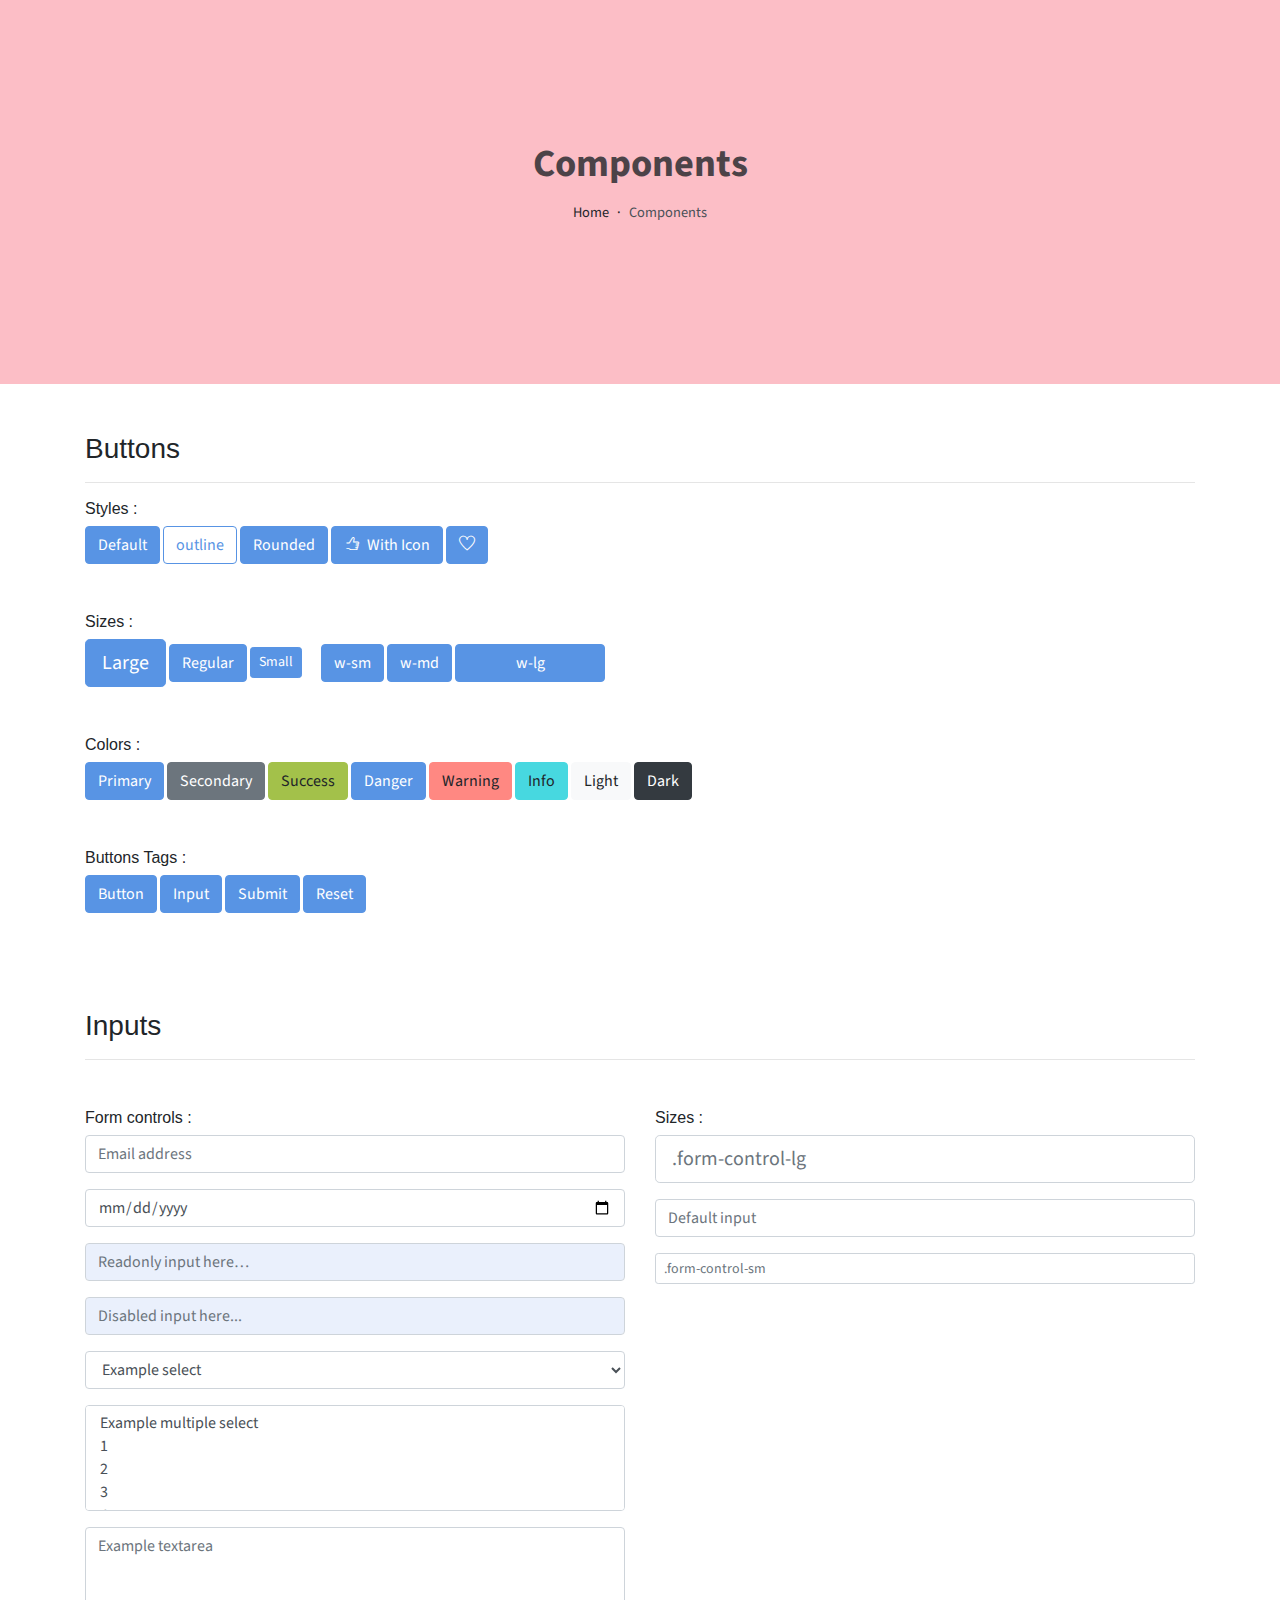
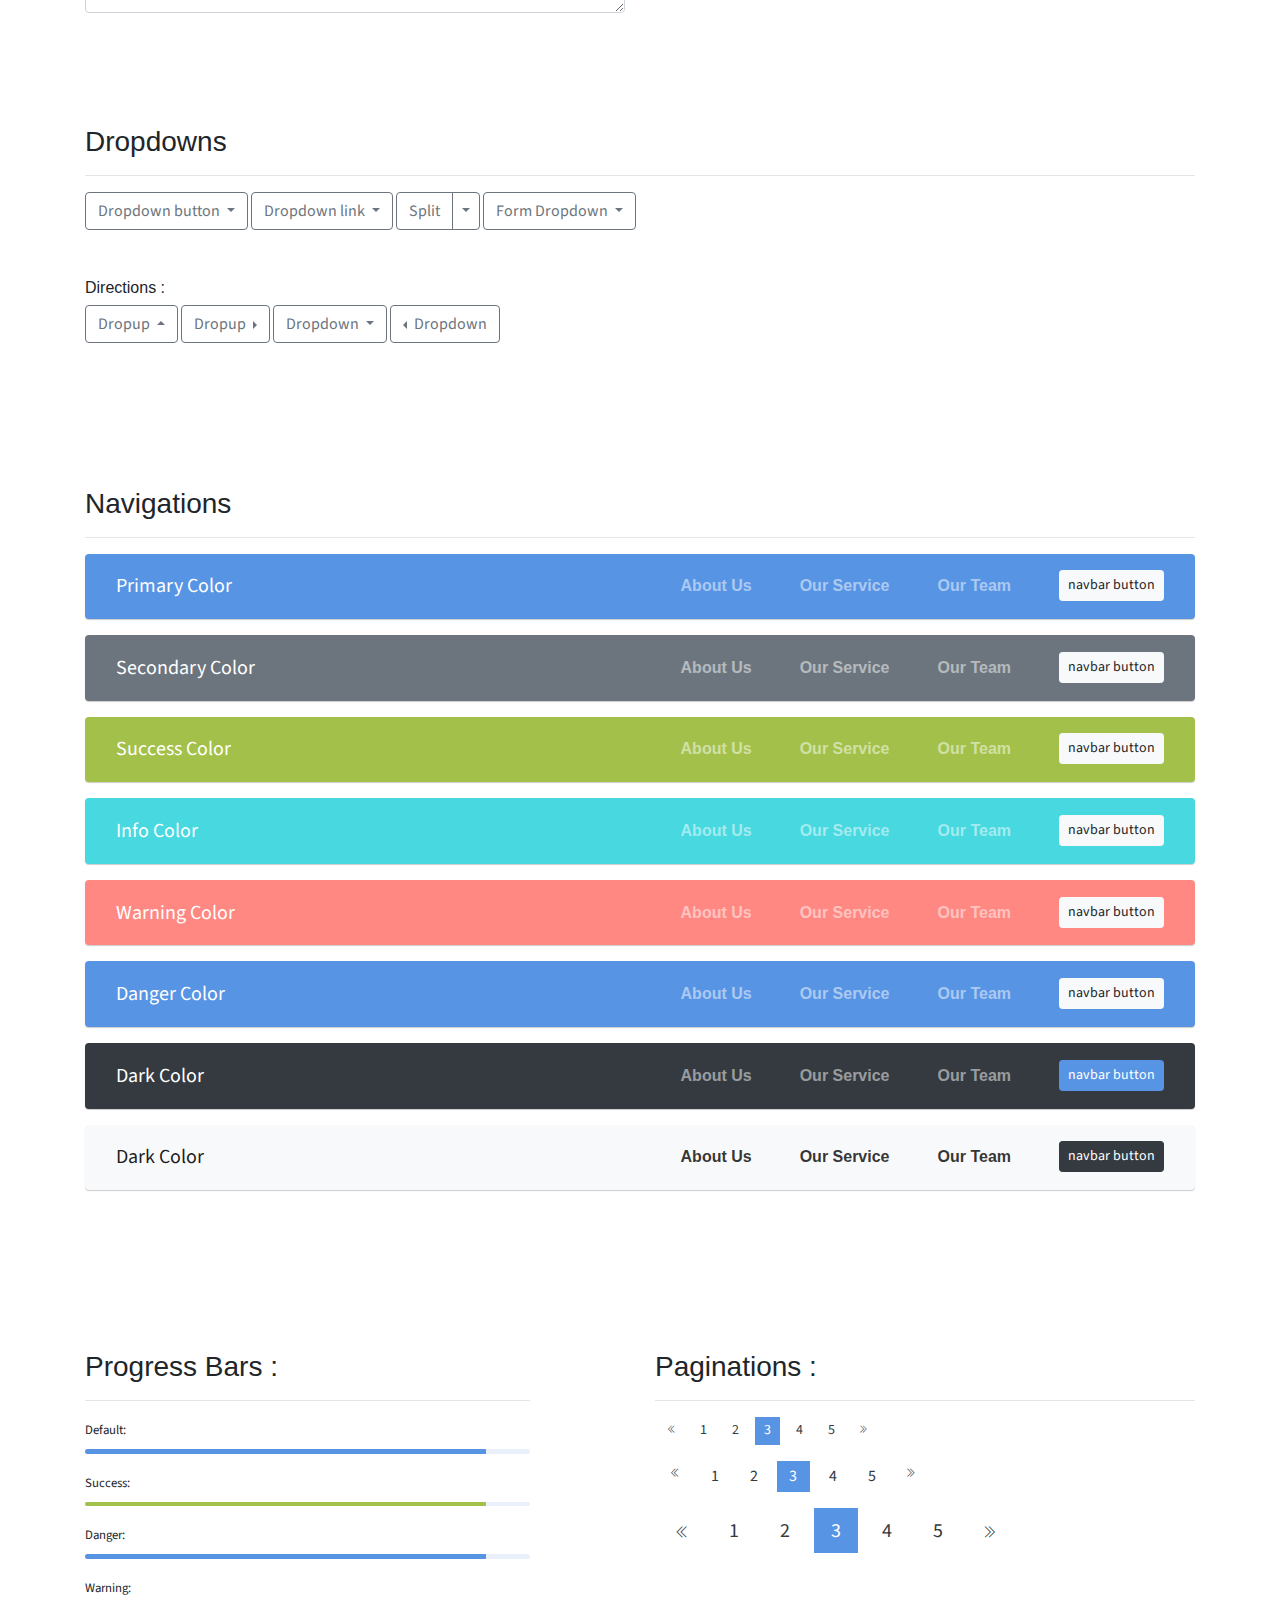
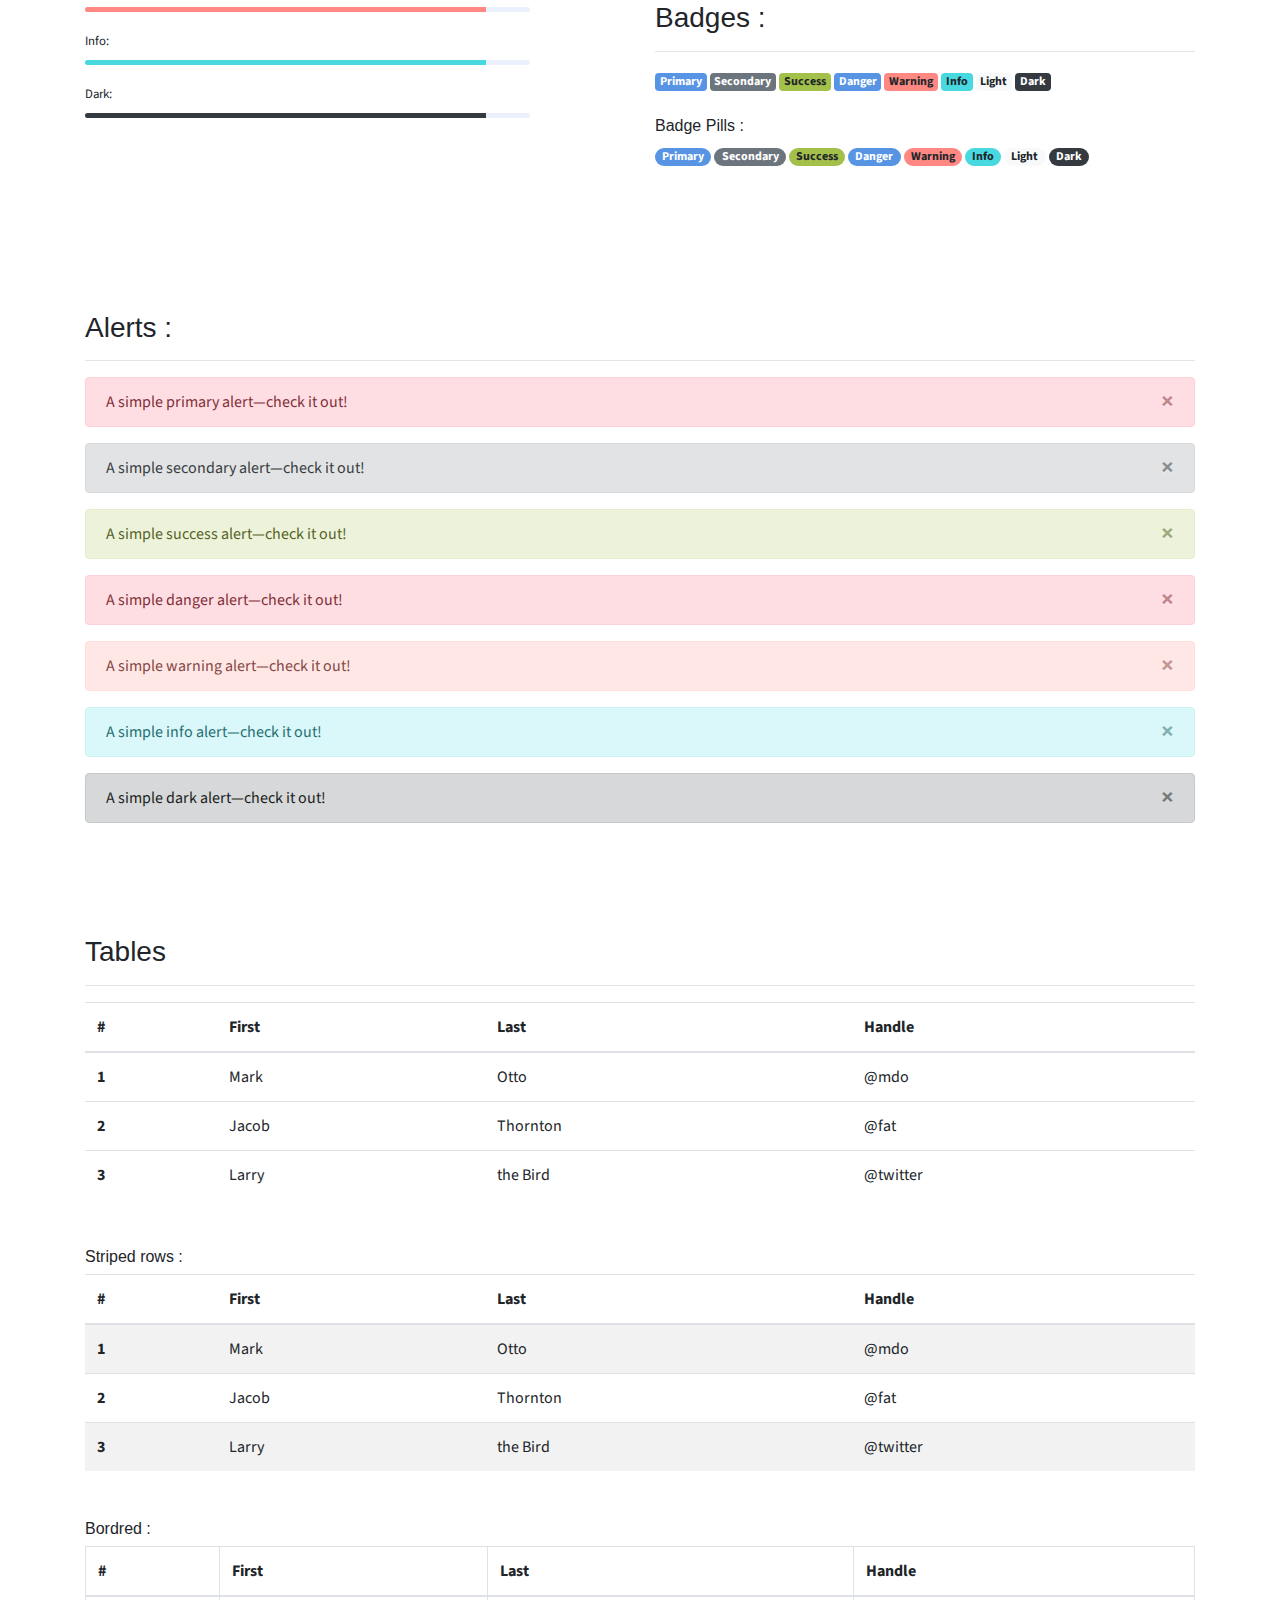
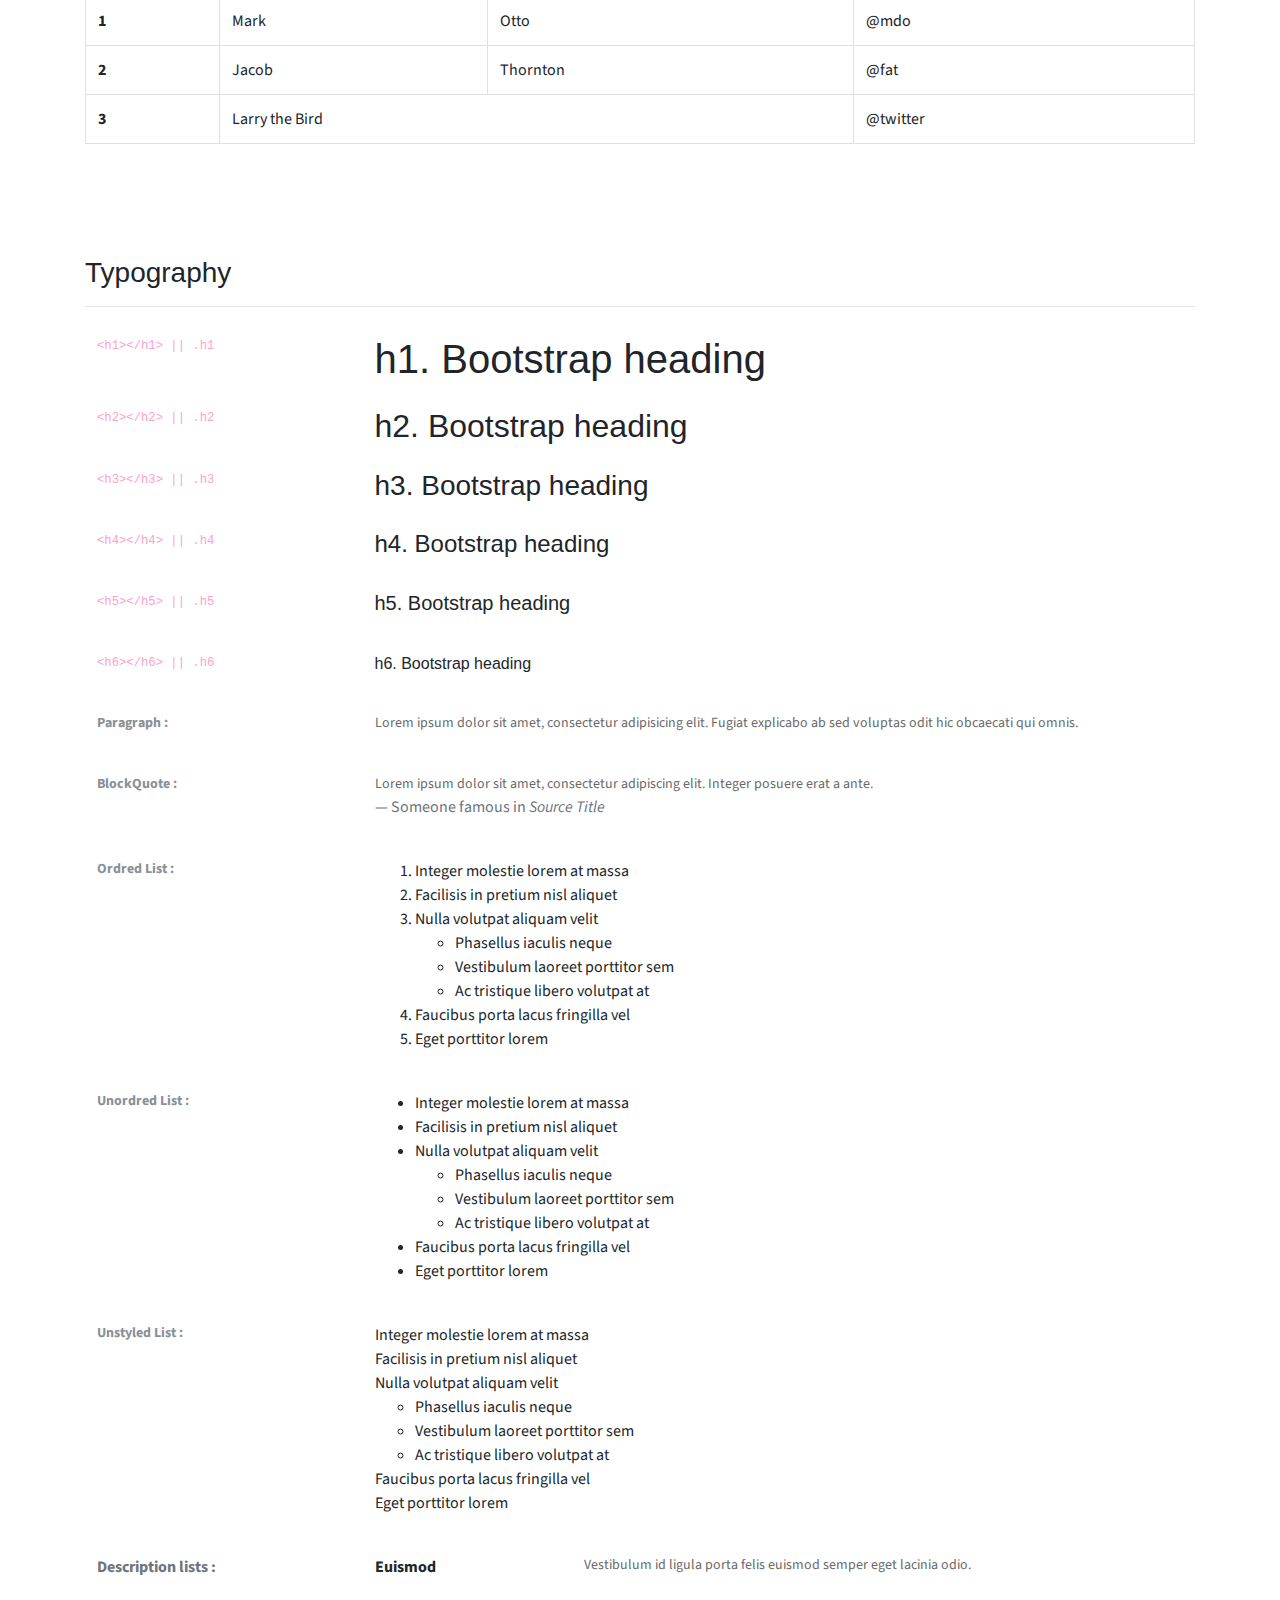
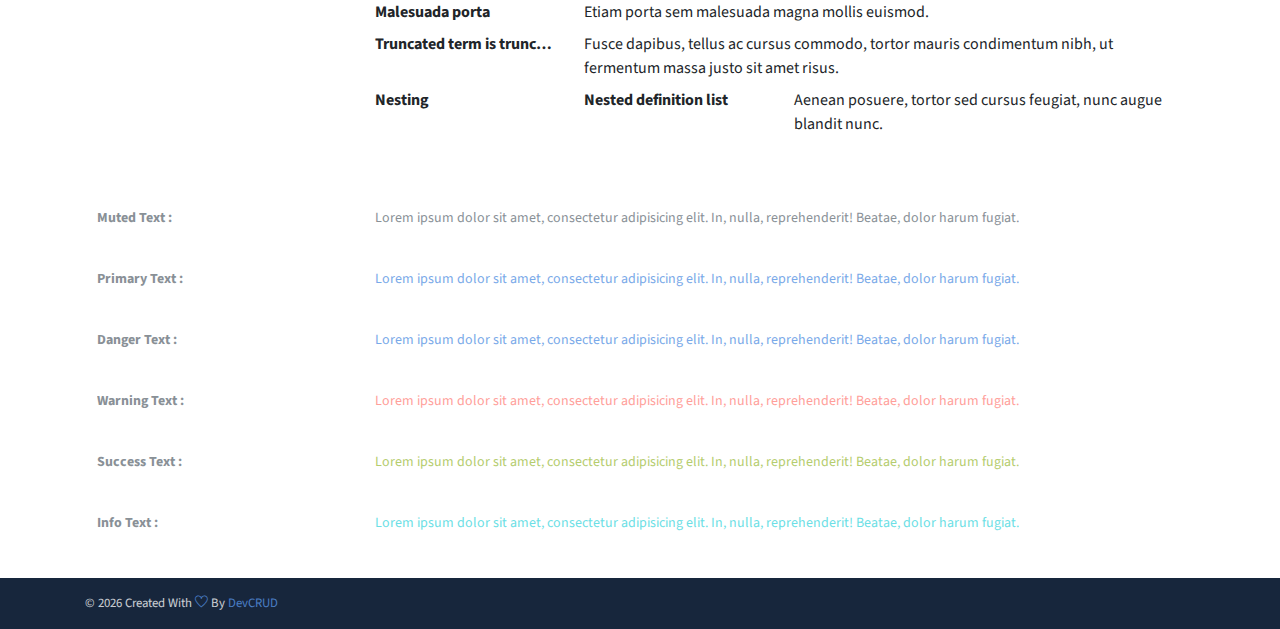
<file: About Mufeed/public_html/components.html>
<!DOCTYPE html>
<html lang="en">
<head>
   <meta charset="utf-8">
   <meta name="viewport" content="width=device-width, initial-scale=1, shrink-to-fit=no">
   <meta name="description" content="Start your development with JohnDoe landing page.">
   <meta name="author" content="Devcrud">
   <title>JohnDoe Landing page | Components</title>
   <link rel="icon" href="assets/imgs/favicon.png" type="image/png">
   <!-- font icons-->
   <link rel="stylesheet" href="assets/vendors/themify-icons/css/themify-icons.css">
   <!-- Bootstrap +Steller  -->
   <link rel="stylesheet" href="assets/css/mufeedkamal.css">
</head>
<body>

   <!-- Page Header -->
   <header class="header header-mini"> 
      <div class="header-title">Components</div> 
      <nav aria-label="breadcrumb">
         <ol class="breadcrumb">
            <li class="breadcrumb-item"><a href="/">Home</a></li>
            <li class="breadcrumb-item active" aria-current="page">Components</li>
         </ol>
      </nav>
   </header> <!-- End Of Page Header -->

   <!-- main content -->
   <div class="container">

      <!-- Buttons -->
      <h3 class="mt-5">Buttons</h3>
      <hr>
      <h6 class="section-secondary-title">Styles :</h6>
      <button class="btn btn-primary">Default</button>
      <button class="btn btn-outline-primary">outline</button>
      <button class="btn btn-primary rounded">Rounded</button>
      <button class="btn btn-primary rounded"><i class="ti-thumb-up pr-1"></i> With Icon</button>
      <button class="btn btn-primary circle"><i class="ti-heart"></i></button>

      <h6 class="section-secondary-title mt-5">Sizes :</h6>
      <button class="btn btn-primary btn-lg">Large</button>
      <button class="btn btn-primary ">Regular</button>
      <button class="btn btn-primary btn-sm">Small</button>
      <button class="btn btn-primary w-sm ml-3">w-sm</button>
      <button class="btn btn-primary w-md">w-md</button>
      <button class="btn btn-primary w-lg">w-lg</button>

      <h6 class="section-secondary-title mt-5">Colors :</h6>          
      <button type="button" class="btn btn-primary">Primary</button>
      <button type="button" class="btn btn-secondary">Secondary</button>
      <button type="button" class="btn btn-success">Success</button>
      <button type="button" class="btn btn-danger">Danger</button>
      <button type="button" class="btn btn-warning">Warning</button>
      <button type="button" class="btn btn-info">Info</button>
      <button type="button" class="btn btn-light">Light</button>
      <button type="button" class="btn btn-dark">Dark</button>

      <h6 class="section-secondary-title mt-5">Buttons Tags :</h6>
      <button class="btn btn-primary" type="submit">Button</button>
      <input class="btn btn-primary" type="button" value="Input">
      <input class="btn btn-primary" type="submit" value="Submit">
      <input class="btn btn-primary" type="reset" value="Reset">
      
      <!-- devider -->
      <div class="py-5"></div>

      <!-- Inputs -->
      <h3>Inputs</h3>
      <hr>
      <div class="row mt-5">
         <div class="col-md-6">
            <h6 class="section-secondary-title">Form controls :</h6>        
            <div class="form-group">
               <input type="email" class="form-control" id="exampleFormControlInput1" placeholder="Email address">
            </div>
            <div class="form-group">
               <input type="date" class="form-control" id="exampleFormControlInput1" placeholder="Date">
            </div>
            <div class="form-group">
               <input class="form-control" type="text" placeholder="Readonly input here…" readonly>
            </div>
            <div class="form-group">
               <input class="form-control" id="disabledInput" type="text" placeholder="Disabled input here..." disabled>
            </div>
            <div class="form-group">
               <select class="form-control" id="exampleFormControlSelect1">
                  <option>Example select</option>
                  <option>1</option>
                  <option>2</option>
                  <option>3</option>
                  <option>4</option>
                  <option>5</option>
               </select>
            </div>
            <div class="form-group">
               <select multiple class="form-control" id="exampleFormControlSelect2">
                  <option>Example multiple select</option>
                  <option>1</option>
                  <option>2</option>
                  <option>3</option>
                  <option>4</option>
                  <option>5</option>
               </select>
            </div>
            <div class="form-group">
               <textarea class="form-control" id="exampleFormControlTextarea1" rows="3" placeholder="Example textarea"></textarea>
            </div>
         </div>
         <div class="col-md-6">
            <h6 class="section-secondary-title">Sizes :</h6>    
            <div class="form-group">
               <input class="form-control form-control-lg" type="text" placeholder=".form-control-lg">             
            </div>
            <div class="form-group">
               <input class="form-control" type="text" placeholder="Default input">
            </div>
            <div class="form-group">
               <input class="form-control form-control-sm" type="text" placeholder=".form-control-sm"> 
            </div>
         </div>
      </div> <!-- end of inputs -->   

      <!-- devider -->
      <div class="py-5"></div>             

      <!-- Dropdowns -->
      <h3 class="components-section-title font-weight-normal">Dropdowns</h3>
      <hr>
      <div class="dropdown d-inline-block">
         <button class="btn btn-outline-secondary dropdown-toggle" type="button" id="dropdownMenuButton" data-toggle="dropdown" aria-haspopup="true" aria-expanded="false">
         Dropdown button
         </button>
         <div class="dropdown-menu" aria-labelledby="dropdownMenuButton">
         <a class="dropdown-item" href="#">Action</a>
         <a class="dropdown-item" href="#">Another action</a>
         <a class="dropdown-item" href="#">Something else here</a>
         </div>
      </div>
      <div class="dropdown d-inline-block">
         <a class="btn btn-outline-secondary dropdown-toggle" href="#" role="button" id="dropdownMenuLink" data-toggle="dropdown" aria-haspopup="true" aria-expanded="false">
            Dropdown link
         </a>
         <div class="dropdown-menu" aria-labelledby="dropdownMenuLink">
            <a class="dropdown-item" href="#">Action</a>
            <a class="dropdown-item" href="#">Another action</a>
            <a class="dropdown-item" href="#">Something else here</a>
         </div>
      </div>
      <div class="btn-group">
         <button type="button" class="btn btn-outline-secondary">Split</button>
         <button type="button" class="btn btn-outline-secondary dropdown-toggle dropdown-toggle-split" data-toggle="dropdown" aria-haspopup="true" aria-expanded="false">
         <span class="sr-only">Toggle Dropdown</span>
         </button>
         <div class="dropdown-menu">
            <a class="dropdown-item" href="#">Action</a>
            <a class="dropdown-item" href="#">Another action</a>
            <a class="dropdown-item" href="#">Something else here</a>
            <div class="dropdown-divider"></div>
            <a class="dropdown-item" href="#">Separated link</a>
         </div>
      </div>
      <div class="btn-group">
         <button class="btn btn-outline-secondary dropdown-toggle" type="button" id="dropdownMenuButton" data-toggle="dropdown" aria-haspopup="true" aria-expanded="false">
            Form Dropdown
         </button>
         <div class="dropdown-menu form">
            <form class="px-4 py-3">
               <div class="form-group">
                  <input type="email" class="form-control" id="exampleDropdownFormEmail1" placeholder="email@example.com">
               </div>
               <div class="form-group">
                  <input type="password" class="form-control" id="exampleDropdownFormPassword1" placeholder="Password">
               </div>
               <div class="form-check mb-3">
                  <input type="checkbox" class="form-check-input" id="dropdownCheck">
                  <label class="form-check-label" for="dropdownCheck">
                     Remember me
                  </label>
               </div>
               <button type="submit" class="btn btn-primary btn-block">Sign in</button>
            </form>
            <div class="dropdown-divider"></div>
            <a class="dropdown-item" href="#"><small>New around here? Sign up</small></a>
            <a class="dropdown-item" href="#"><small>Forgot password?</small></a>
         </div>
      </div>       
      <h6 class="section-secondary-title mt-5">Directions :</h6>  
      <div class="btn-group dropup">
         <button type="button" class="btn btn-outline-secondary dropdown-toggle" data-toggle="dropdown" aria-haspopup="true" aria-expanded="false">
            Dropup
         </button>
         <div class="dropdown-menu">
            <a class="dropdown-item" href="#">Action</a>
            <a class="dropdown-item" href="#">Another action</a>
            <a class="dropdown-item" href="#">Something else here</a>
            <div class="dropdown-divider"></div>
            <a class="dropdown-item" href="#">Separated link</a>
         </div>
      </div>
      <div class="btn-group dropright">
         <button type="button" class="btn btn-outline-secondary dropdown-toggle" data-toggle="dropdown" aria-haspopup="true" aria-expanded="false">
            Dropup
         </button>
         <div class="dropdown-menu">
            <a class="dropdown-item" href="#">Action</a>
            <a class="dropdown-item" href="#">Another action</a>
            <a class="dropdown-item" href="#">Something else here</a>
            <div class="dropdown-divider"></div>
            <a class="dropdown-item" href="#">Separated link</a>
         </div>
      </div>
      <div class="btn-group">
         <button type="button" class="btn btn-outline-secondary dropdown-toggle" data-toggle="dropdown" aria-haspopup="true" aria-expanded="false">
            Dropdown
         </button>
         <div class="dropdown-menu">
            <a class="dropdown-item" href="#">Action</a>
            <a class="dropdown-item" href="#">Another action</a>
            <a class="dropdown-item" href="#">Something else here</a>
            <div class="dropdown-divider"></div>
            <a class="dropdown-item" href="#">Separated link</a>
         </div>
      </div>
      <div class="btn-group dropleft">
         <button type="button" class="btn btn-outline-secondary dropdown-toggle" data-toggle="dropdown" aria-haspopup="true" aria-expanded="false">
            Dropdown
         </button>
         <div class="dropdown-menu">
            <a class="dropdown-item" href="#">Action</a>
            <a class="dropdown-item" href="#">Another action</a>
            <a class="dropdown-item" href="#">Something else here</a>
            <div class="dropdown-divider"></div>
            <a class="dropdown-item" href="#">Separated link</a>
         </div>
      </div> <!-- end of Dropdowns -->  

      <!-- devider -->
      <div class="py-5"></div>   

      <!-- navbars -->
      <h3 class="components-section-title font-weight-normal mt-5">Navigations</h3>
      <hr>
      <nav class="navbar navbar-expand-sm navbar-dark bg-primary rounded shadow mb-3">
         <div class="container">
            <a class="navbar-brand" href="#">Primary Color</a>
            <button class="navbar-toggler ml-auto" type="button" data-toggle="collapse" data-target="#navbarSupportedContent" aria-controls="navbarSupportedContent" aria-expanded="false" aria-label="Toggle navigation">
            <span class="navbar-toggler-icon"></span>
            </button>
            <div class="collapse navbar-collapse" id="navbarSupportedContent">
               <ul class="navbar-nav ml-auto"> 
                  <li class="nav-item">
                     <a class="nav-link" href="#about">About Us</a>
                  </li>
                  <li class="nav-item">
                     <a class="nav-link" href="#service">Our Service</a>
                  </li>
                  <li class="nav-item">
                     <a class="nav-link" href="#team">Our Team</a>
                  </li>
                  <li class="nav-item">
                     <a href="#book-table" class="ml-4 mt-1 btn btn-light btn-sm">navbar button</a>
                  </li>
               </ul>                       
            </div>
         </div>
      </nav>
      <nav class="navbar navbar-expand-sm navbar-dark bg-secondary rounded shadow mb-3">
         <div class="container">
            <a class="navbar-brand" href="#">Secondary Color</a>
            <button class="navbar-toggler ml-auto" type="button" data-toggle="collapse" data-target="#navbarSupportedContent" aria-controls="navbarSupportedContent" aria-expanded="false" aria-label="Toggle navigation">
            <span class="navbar-toggler-icon"></span>
            </button>
            <div class="collapse navbar-collapse" id="navbarSupportedContent">
               <ul class="navbar-nav ml-auto"> 
                  <li class="nav-item">
                     <a class="nav-link" href="#about">About Us</a>
                  </li>
                  <li class="nav-item">
                     <a class="nav-link" href="#service">Our Service</a>
                  </li>
                  <li class="nav-item">
                     <a class="nav-link" href="#team">Our Team</a>
                  </li>
                  <li class="nav-item">
                     <a href="#book-table" class="ml-4 mt-1 btn btn-light btn-sm">navbar button</a>
                  </li>
               </ul>                       
            </div>
         </div>
      </nav>
      <nav class="navbar navbar-expand-sm navbar-dark bg-success rounded shadow mb-3">
         <div class="container">
            <a class="navbar-brand" href="#">Success Color</a>
            <button class="navbar-toggler ml-auto" type="button" data-toggle="collapse" data-target="#navbarSupportedContent" aria-controls="navbarSupportedContent" aria-expanded="false" aria-label="Toggle navigation">
            <span class="navbar-toggler-icon"></span>
            </button>
            <div class="collapse navbar-collapse" id="navbarSupportedContent">
               <ul class="navbar-nav ml-auto"> 
                  <li class="nav-item">
                     <a class="nav-link" href="#about">About Us</a>
                  </li>
                  <li class="nav-item">
                     <a class="nav-link" href="#service">Our Service</a>
                  </li>
                  <li class="nav-item">
                     <a class="nav-link" href="#team">Our Team</a>
                  </li>
                  <li class="nav-item">
                     <a href="#book-table" class="ml-4 mt-1 btn btn-light btn-sm">navbar button</a>
                  </li>
               </ul>                       
            </div>
         </div>
      </nav>
      <nav class="navbar navbar-expand-sm navbar-dark bg-info rounded shadow mb-3">
         <div class="container">
            <a class="navbar-brand" href="#">Info Color</a>
            <button class="navbar-toggler ml-auto" type="button" data-toggle="collapse" data-target="#navbarSupportedContent" aria-controls="navbarSupportedContent" aria-expanded="false" aria-label="Toggle navigation">
            <span class="navbar-toggler-icon"></span>
            </button>
            <div class="collapse navbar-collapse" id="navbarSupportedContent">
               <ul class="navbar-nav ml-auto"> 
                  <li class="nav-item">
                     <a class="nav-link" href="#about">About Us</a>
                  </li>
                  <li class="nav-item">
                     <a class="nav-link" href="#service">Our Service</a>
                  </li>
                  <li class="nav-item">
                     <a class="nav-link" href="#team">Our Team</a>
                  </li>
                  <li class="nav-item">
                     <a href="#book-table" class="ml-4 mt-1 btn btn-light btn-sm">navbar button</a>
                  </li>
               </ul>                       
            </div>
         </div>
      </nav>
      <nav class="navbar navbar-expand-sm navbar-dark bg-warning rounded shadow mb-3">
         <div class="container">
            <a class="navbar-brand" href="#">Warning Color</a>
            <button class="navbar-toggler ml-auto" type="button" data-toggle="collapse" data-target="#navbarSupportedContent" aria-controls="navbarSupportedContent" aria-expanded="false" aria-label="Toggle navigation">
            <span class="navbar-toggler-icon"></span>
            </button>
            <div class="collapse navbar-collapse" id="navbarSupportedContent">
               <ul class="navbar-nav ml-auto"> 
                  <li class="nav-item">
                     <a class="nav-link" href="#about">About Us</a>
                  </li>
                  <li class="nav-item">
                     <a class="nav-link" href="#service">Our Service</a>
                  </li>
                  <li class="nav-item">
                     <a class="nav-link" href="#team">Our Team</a>
                  </li>
                  <li class="nav-item">
                     <a href="#book-table" class="ml-4 mt-1 btn btn-light btn-sm">navbar button</a>
                  </li>
               </ul>                       
            </div>
         </div>
      </nav>
      <nav class="navbar navbar-expand-sm navbar-dark bg-danger rounded shadow mb-3">
         <div class="container">
            <a class="navbar-brand" href="#">Danger Color</a>
            <button class="navbar-toggler ml-auto" type="button" data-toggle="collapse" data-target="#navbarSupportedContent" aria-controls="navbarSupportedContent" aria-expanded="false" aria-label="Toggle navigation">
            <span class="navbar-toggler-icon"></span>
            </button>
            <div class="collapse navbar-collapse" id="navbarSupportedContent">
               <ul class="navbar-nav ml-auto"> 
                  <li class="nav-item">
                     <a class="nav-link" href="#about">About Us</a>
                  </li>
                  <li class="nav-item">
                     <a class="nav-link" href="#service">Our Service</a>
                  </li>
                  <li class="nav-item">
                     <a class="nav-link" href="#team">Our Team</a>
                  </li>
                  <li class="nav-item">
                     <a href="#book-table" class="ml-4 mt-1 btn btn-light btn-sm">navbar button</a>
                  </li>
               </ul>                       
            </div>
         </div>
      </nav>
      <nav class="navbar navbar-expand-sm navbar-dark bg-dark rounded shadow mb-3">
         <div class="container">
            <a class="navbar-brand" href="#">Dark Color</a>
            <button class="navbar-toggler ml-auto" type="button" data-toggle="collapse" data-target="#navbarSupportedContent" aria-controls="navbarSupportedContent" aria-expanded="false" aria-label="Toggle navigation">
            <span class="navbar-toggler-icon"></span>
            </button>
            <div class="collapse navbar-collapse" id="navbarSupportedContent">
               <ul class="navbar-nav ml-auto"> 
                  <li class="nav-item">
                     <a class="nav-link" href="#about">About Us</a>
                  </li>
                  <li class="nav-item">
                     <a class="nav-link" href="#service">Our Service</a>
                  </li>
                  <li class="nav-item">
                     <a class="nav-link" href="#team">Our Team</a>
                  </li>
                  <li class="nav-item">
                     <a href="#book-table" class="ml-4 mt-1 btn btn-primary btn-sm">navbar button</a>
                  </li>
               </ul>                       
            </div>
         </div>
      </nav>
      <nav class="navbar navbar-expand-sm navbar-light bg-light rounded shadow mb-3">
         <div class="container">
            <a class="navbar-brand" href="#">Dark Color</a>
            <button class="navbar-toggler ml-auto" type="button" data-toggle="collapse" data-target="#navbarSupportedContent" aria-controls="navbarSupportedContent" aria-expanded="false" aria-label="Toggle navigation">
            <span class="navbar-toggler-icon"></span>
            </button>
            <div class="collapse navbar-collapse" id="navbarSupportedContent">
               <ul class="navbar-nav ml-auto"> 
                  <li class="nav-item">
                     <a class="nav-link" href="#about">About Us</a>
                  </li>
                  <li class="nav-item">
                     <a class="nav-link" href="#service">Our Service</a>
                  </li>
                  <li class="nav-item">
                     <a class="nav-link" href="#team">Our Team</a>
                  </li>
                  <li class="nav-item">
                     <a href="#book-table" class="ml-4 mt-1 btn btn-dark btn-sm">navbar button</a>
                  </li>
               </ul>                       
            </div>
         </div>
      </nav>
      <!-- End of navbars -->

      <!-- devider -->
      <div class="py-5"></div>   
      
      <!-- progress bars -->
      <div class="row justify-content-between">
         <div class="col-md-5">
            <h3 class="components-section-title font-weight-normal mt-5">Progress Bars :</h3>
            <hr>
            <small>Default: </small>
            <div class="progress mt-2 mb-3">
               <div class="progress-bar" role="progressbar" style="width: 90%" aria-valuenow="25" aria-valuemin="0" aria-valuemax="100"></div>
            </div>
            <small>Success:</small>
            <div class="progress mt-2 mb-3">
               <div class="progress-bar bg-success" role="progressbar" style="width: 90%" aria-valuenow="25" aria-valuemin="0" aria-valuemax="100"></div>
            </div>
            <small>Danger:</small>
            <div class="progress mt-2 mb-3">
               <div class="progress-bar bg-danger" role="progressbar" style="width: 90%" aria-valuenow="25" aria-valuemin="0" aria-valuemax="100"></div>
            </div>
            <small>Warning:</small>
            <div class="progress mt-2 mb-3">
               <div class="progress-bar bg-warning" role="progressbar" style="width: 90%" aria-valuenow="25" aria-valuemin="0" aria-valuemax="100"></div>
            </div>
            <small>Info:</small>
            <div class="progress mt-2 mb-3">
               <div class="progress-bar bg-info" role="progressbar" style="width: 90%" aria-valuenow="25" aria-valuemin="0" aria-valuemax="100"></div>
            </div>
            <small>Dark:</small>
            <div class="progress mt-2 mb-3">
               <div class="progress-bar bg-dark" role="progressbar" style="width: 90%" aria-valuenow="25" aria-valuemin="0" aria-valuemax="100"></div>
            </div>
         </div>
         <div class="col-md-6">
            <h3 class="components-section-title font-weight-normal mt-5">Paginations :</h3>
            <hr>
            <nav aria-label="Page navigation example">
               <ul class="pagination pagination-sm">
                  <li class="page-item"><a class="page-link" href="#"><i class="ti-angle-double-left"></i></a></li>
                  <li class="page-item"><a class="page-link" href="#">1</a></li>
                  <li class="page-item"><a class="page-link" href="#">2</a></li>
                  <li class="page-item active"><a class="page-link" href="#">3</a></li>
                  <li class="page-item"><a class="page-link" href="#">4</a></li>
                  <li class="page-item"><a class="page-link" href="#">5</a></li>
                  <li class="page-item"><a class="page-link" href="#"><i class="ti-angle-double-right"></i></a></li>
               </ul>
            </nav>
            <nav aria-label="Page navigation example">
               <ul class="pagination">
               <li class="page-item"><a class="page-link" href="#"><i class="ti-angle-double-left"></i></a></li>
                  <li class="page-item"><a class="page-link" href="#">1</a></li>
                  <li class="page-item"><a class="page-link" href="#">2</a></li>
                  <li class="page-item active"><a class="page-link" href="#">3</a></li>
                  <li class="page-item"><a class="page-link" href="#">4</a></li>
                  <li class="page-item"><a class="page-link" href="#">5</a></li>
                  <li class="page-item"><a class="page-link" href="#"><i class="ti-angle-double-right"></i></a></li>
               </ul>
            </nav>
            <nav aria-label="Page navigation example">
               <ul class="pagination pagination-lg">
                  <li class="page-item"><a class="page-link" href="#"><i class="ti-angle-double-left"></i></a></li>
                  <li class="page-item"><a class="page-link" href="#">1</a></li>
                  <li class="page-item"><a class="page-link" href="#">2</a></li>
                  <li class="page-item active"><a class="page-link" href="#">3</a></li>
                  <li class="page-item"><a class="page-link" href="#">4</a></li>
                  <li class="page-item"><a class="page-link" href="#">5</a></li>
                  <li class="page-item"><a class="page-link" href="#"><i class="ti-angle-double-right"></i></a></li>
               </ul>
            </nav>

            <!-- Badges -->
            <h3 class="components-section-title font-weight-normal mt-5">Badges :</h3>
            <hr>
            <span class="badge badge-primary">Primary</span>
            <span class="badge badge-secondary">Secondary</span>
            <span class="badge badge-success">Success</span>
            <span class="badge badge-danger">Danger</span>
            <span class="badge badge-warning">Warning</span>
            <span class="badge badge-info">Info</span>
            <span class="badge badge-light">Light</span>
            <span class="badge badge-dark">Dark</span>
            <h6 class="section-secondary-title mt-4 mb-2">Badge Pills :</h6>
            <span class="badge badge-pill badge-primary">Primary</span>
            <span class="badge badge-pill badge-secondary">Secondary</span>
            <span class="badge badge-pill badge-success">Success</span>
            <span class="badge badge-pill badge-danger">Danger</span>
            <span class="badge badge-pill badge-warning">Warning</span>
            <span class="badge badge-pill badge-info">Info</span>
            <span class="badge badge-pill badge-light">Light</span>
            <span class="badge badge-pill badge-dark">Dark</span>
         </div>
      </div> <!-- End of Progress bars -->

      <!-- devider -->
      <div class="py-5"></div>  

      <!-- Alerts -->
      <h3 class="components-section-title font-weight-normal mt-5">Alerts :</h3>
      <hr>
      <div class="alert alert-primary alert-dismissible fade show" role="alert">
         A simple primary alert—check it out!
         <button type="button" class="close" data-dismiss="alert" aria-label="Close">
            <span aria-hidden="true">&times;</span>
         </button>
      </div>
      <div class="alert alert-secondary alert-dismissible fade show" role="alert">
         A simple secondary alert—check it out!
         <button type="button" class="close" data-dismiss="alert" aria-label="Close">
            <span aria-hidden="true">&times;</span>
         </button>
      </div>
      <div class="alert alert-success alert-dismissible fade show" role="alert">
         A simple success alert—check it out!
         <button type="button" class="close" data-dismiss="alert" aria-label="Close">
            <span aria-hidden="true">&times;</span>
         </button>
      </div>
      <div class="alert alert-danger alert-dismissible fade show" role="alert">
         A simple danger alert—check it out!
         <button type="button" class="close" data-dismiss="alert" aria-label="Close">
            <span aria-hidden="true">&times;</span>
         </button>
      </div>
      <div class="alert alert-warning alert-dismissible fade show" role="alert">
         A simple warning alert—check it out!
         <button type="button" class="close" data-dismiss="alert" aria-label="Close">
            <span aria-hidden="true">&times;</span>
         </button>
      </div>
      <div class="alert alert-info alert-dismissible fade show" role="alert">
         A simple info alert—check it out!
         <button type="button" class="close" data-dismiss="alert" aria-label="Close">
            <span aria-hidden="true">&times;</span>
         </button>
      </div>
      <div class="alert alert-dark alert-dismissible fade show" role="alert">
         A simple dark alert—check it out!
         <button type="button" class="close" data-dismiss="alert" aria-label="Close">
            <span aria-hidden="true">&times;</span>
         </button>
      </div>
      <!-- end of alerts -->

      <!-- devider -->
      <div class="py-5"></div> 
   
      <!-- tables -->
      <h3 class="components-section-title">Tables</h3>
      <hr>
      <table class="table">
         <thead>
            <tr>
               <th scope="col">#</th>
               <th scope="col">First</th>
               <th scope="col">Last</th>
               <th scope="col">Handle</th>
            </tr>
         </thead>
         <tbody>
            <tr>
               <th scope="row">1</th>
               <td>Mark</td>
               <td>Otto</td>
               <td>@mdo</td>
            </tr>
            <tr>
               <th scope="row">2</th>
               <td>Jacob</td>
               <td>Thornton</td>
               <td>@fat</td>
            </tr>
            <tr>
               <th scope="row">3</th>
               <td>Larry</td>
               <td>the Bird</td>
               <td>@twitter</td>
            </tr>
         </tbody>
      </table>

      <h6 class="section-secondary-title mt-5">Striped rows :</h6>
      <table class="table table-striped">
         <thead>
            <tr>
               <th scope="col">#</th>
               <th scope="col">First</th>
               <th scope="col">Last</th>
               <th scope="col">Handle</th>
            </tr>
         </thead>
         <tbody>
            <tr>
               <th scope="row">1</th>
               <td>Mark</td>
               <td>Otto</td>
               <td>@mdo</td>
            </tr>
            <tr>
               <th scope="row">2</th>
               <td>Jacob</td>
               <td>Thornton</td>
               <td>@fat</td>
            </tr>
            <tr>
               <th scope="row">3</th>
               <td>Larry</td>
               <td>the Bird</td>
               <td>@twitter</td>
            </tr>
         </tbody>
      </table>

      <h6 class="section-secondary-title mt-5">Bordred :</h6>
      <table class="table table-bordered">
         <thead>
            <tr>
               <th scope="col">#</th>
               <th scope="col">First</th>
               <th scope="col">Last</th>
               <th scope="col">Handle</th>
            </tr>
         </thead>
         <tbody>
            <tr>
               <th scope="row">1</th>
               <td>Mark</td>
               <td>Otto</td>
               <td>@mdo</td>
            </tr>
            <tr>
               <th scope="row">2</th>
               <td>Jacob</td>
               <td>Thornton</td>
               <td>@fat</td>
            </tr>
            <tr>
               <th scope="row">3</th>
               <td colspan="2">Larry the Bird</td>
               <td>@twitter</td>
            </tr>
         </tbody>
      </table>
      <!-- end of tables -->

      <!-- devider -->
      <div class="py-5"></div> 

      <!-- typography -->
      <h3 class="components-section-title">Typography</h3>
      <hr>
     
      <table class="table table-borderless v-align-center">
         <tbody>
            <tr>
               <td>
                  <p><code class="highlighter-rouge">&lt;h1&gt;&lt;/h1&gt; || .h1</code></p>
               </td>
               <td class="w-75"><span class="h1">h1. Bootstrap heading</span></td>
            </tr>
            <tr>
               <td>
                  <p><code class="highlighter-rouge">&lt;h2&gt;&lt;/h2&gt; || .h2</code></p>
               </td>
               <td><span class="h2">h2. Bootstrap heading</span></td>
            </tr>
            <tr>
               <td>
                  <p><code class="highlighter-rouge">&lt;h3&gt;&lt;/h3&gt; || .h3</code></p>
               </td>
               <td><span class="h3">h3. Bootstrap heading</span></td>
            </tr>
            <tr>
               <td>
                  <p><code class="highlighter-rouge">&lt;h4&gt;&lt;/h4&gt; || .h4</code></p>
               </td>
               <td><span class="h4">h4. Bootstrap heading</span></td>
            </tr>
            <tr>
               <td>
                  <p><code class="highlighter-rouge">&lt;h5&gt;&lt;/h5&gt; || .h5</code></p>
               </td>
               <td><span class="h5">h5. Bootstrap heading</span></td>
            </tr>
            <tr>
               <td>
                  <p><code class="highlighter-rouge">&lt;h6&gt;&lt;/h6&gt; || .h6</code></p>
               </td>
               <td><span class="h6">h6. Bootstrap heading</span></td>
            </tr>
            <tr>
               <td>
                  <p class="font-weight-bold text-muted">Paragraph :</p>
               </td>
               <td><p>Lorem ipsum dolor sit amet, consectetur adipisicing elit. Fugiat explicabo ab sed voluptas odit hic obcaecati qui omnis.</p></td>
            </tr>
            <tr>
               <td>
                  <p class="font-weight-bold text-muted">BlockQuote :</p>
               </td>
               <td>
                  <blockquote class="blockquote">
                     <p class="mb-0">Lorem ipsum dolor sit amet, consectetur adipiscing elit. Integer posuere erat a ante.</p>
                     <footer class="blockquote-footer">Someone famous in <cite title="Source Title">Source Title</cite></footer>
                  </blockquote>
               </td>
            </tr>

            
            <tr>
               <td><p class="font-weight-bold text-muted">Ordred List :</p></td>
               <td>
                  <ol>
                     <li>Integer molestie lorem at massa</li>
                     <li>Facilisis in pretium nisl aliquet</li>
                     <li>Nulla volutpat aliquam velit
                        <ul>
                           <li>Phasellus iaculis neque</li>
                           <li>Vestibulum laoreet porttitor sem</li>
                           <li>Ac tristique libero volutpat at</li>
                        </ul>
                     </li>
                     <li>Faucibus porta lacus fringilla vel</li>
                     <li>Eget porttitor lorem</li>
                  </ol>
               </td>
            </tr>
            <tr>
               <td><p class="font-weight-bold text-muted">Unordred List :</p></td>
               <td>
                  <ul >
                     <li>Integer molestie lorem at massa</li>
                     <li>Facilisis in pretium nisl aliquet</li>
                     <li>Nulla volutpat aliquam velit
                        <ul>
                           <li>Phasellus iaculis neque</li>
                           <li>Vestibulum laoreet porttitor sem</li>
                           <li>Ac tristique libero volutpat at</li>
                        </ul>
                     </li>
                     <li>Faucibus porta lacus fringilla vel</li>
                     <li>Eget porttitor lorem</li>
                  </ul>
               </td>
            </tr>
            <tr>
               <td><p class="font-weight-bold text-muted">Unstyled List :</p></td>
               <td>
                  <ul class="list-unstyled">
                     <li>Integer molestie lorem at massa</li>
                     <li>Facilisis in pretium nisl aliquet</li>
                     <li>Nulla volutpat aliquam velit
                        <ul>
                           <li>Phasellus iaculis neque</li>
                           <li>Vestibulum laoreet porttitor sem</li>
                           <li>Ac tristique libero volutpat at</li>
                        </ul>
                     </li>
                     <li>Faucibus porta lacus fringilla vel</li>
                     <li>Eget porttitor lorem</li>
                  </ul>
               </td>
            </tr>
            <tr>
               <td class="font-weight-bold text-muted">Description lists : </td>
               <td>
                  <dl class="row">
                     <dt class="col-sm-3">Euismod</dt>
                     <dd class="col-sm-9">
                        <p>Vestibulum id ligula porta felis euismod semper eget lacinia odio.</p>
                     </dd>

                     <dt class="col-sm-3">Malesuada porta</dt>
                     <dd class="col-sm-9">Etiam porta sem malesuada magna mollis euismod.</dd>

                     <dt class="col-sm-3 text-truncate">Truncated term is truncated</dt>
                     <dd class="col-sm-9">Fusce dapibus, tellus ac cursus commodo, tortor mauris condimentum nibh, ut fermentum massa justo sit amet risus.</dd>

                     <dt class="col-sm-3">Nesting</dt>
                     <dd class="col-sm-9">
                        <dl class="row">
                           <dt class="col-sm-4">Nested definition list</dt>
                           <dd class="col-sm-8">Aenean posuere, tortor sed cursus feugiat, nunc augue blandit nunc.</dd>
                        </dl>
                     </dd>
                  </dl>
               </td>
            </tr>
            <tr>
               <td>
                  <p class="font-weight-bold text-muted">Muted Text :</p>
               </td>
               <td>
                  <p class="text-muted">Lorem ipsum dolor sit amet, consectetur adipisicing elit. In, nulla, reprehenderit! Beatae, dolor harum fugiat.</p>
               </td>
            </tr>
            <tr>
               <td>
                  <p class="font-weight-bold text-muted">Primary Text :</p>
               </td>
               <td>
                  <p class="text-primary">Lorem ipsum dolor sit amet, consectetur adipisicing elit. In, nulla, reprehenderit! Beatae, dolor harum fugiat.</p>
               </td>
            </tr>
            <tr>
               <td>
                  <p class="font-weight-bold text-muted">Danger Text :</p>
               </td>
               <td>
                  <p class="text-danger">Lorem ipsum dolor sit amet, consectetur adipisicing elit. In, nulla, reprehenderit! Beatae, dolor harum fugiat.</p>
               </td>
            </tr>
            <tr>
               <td>
                  <p class="font-weight-bold text-muted">Warning Text :</p>
               </td>
               <td>
                  <p class="text-warning">Lorem ipsum dolor sit amet, consectetur adipisicing elit. In, nulla, reprehenderit! Beatae, dolor harum fugiat.</p>
               </td>
            </tr>
            <tr>
               <td>
                  <p class="font-weight-bold text-muted">Success Text :</p>
               </td>
               <td>
                  <p class="text-success">Lorem ipsum dolor sit amet, consectetur adipisicing elit. In, nulla, reprehenderit! Beatae, dolor harum fugiat.</p>
               </td>
            </tr>
            <tr>
               <td>
                  <p class="font-weight-bold text-muted">Info Text :</p>
               </td>
               <td>
                  <p class="text-info">Lorem ipsum dolor sit amet, consectetur adipisicing elit. In, nulla, reprehenderit! Beatae, dolor harum fugiat.</p>
               </td>
            </tr>
         </tbody>
      </table>
   </div>
   <!-- end of typography -->

   <!-- Page Footer -->
   <footer class="footer py-3">
        <div class="container">
            <p class="small mb-0 text-light">
                &copy; <script>document.write(new Date().getFullYear())</script> Created With <i class="ti-heart text-danger"></i> By <a href="http://devcrud.com" target="_blank"><span class="text-danger" title="Bootstrap 4 Themes and Dashboards">DevCRUD</span></a> 
            </p>
        </div>
    </footer>
   <!-- End of Page Footer -->  
   
   <!-- core  -->
   <script src="assets/vendors/jquery/jquery-3.4.1.js"></script>
   <script src="assets/vendors/bootstrap/bootstrap.bundle.js"></script>

</body>
</html>
</file>
<file: About Mufeed/public_html/assets/vendors/themify-icons/css/themify-icons.css>
@font-face {
	font-family: 'themify';
	src:url("../fonts/themify.eot?-fvbane");
	src:url("../fonts/themify.eot?#iefix-fvbane") format("embedded-opentype"),
		url("../fonts/themify.woff?-fvbane") format("woff"),
		url("../fonts/themify.ttf?-fvbane") format("truetype"),
		url("../fonts/themify.svg?-fvbane#themify") format("svg");
	font-weight: normal;
	font-style: normal;
}

[class^="ti-"], [class*=" ti-"] {
	font-family: 'themify';
	speak: none;
	font-style: normal;
	font-weight: normal;
	font-variant: normal;
	text-transform: none;
	line-height: 1;

	/* Better Font Rendering =========== */
	-webkit-font-smoothing: antialiased;
	-moz-osx-font-smoothing: grayscale;
}

.ti-wand:before {
	content: "\e600";
}
.ti-volume:before {
	content: "\e601";
}
.ti-user:before {
	content: "\e602";
}
.ti-unlock:before {
	content: "\e603";
}
.ti-unlink:before {
	content: "\e604";
}
.ti-trash:before {
	content: "\e605";
}
.ti-thought:before {
	content: "\e606";
}
.ti-target:before {
	content: "\e607";
}
.ti-tag:before {
	content: "\e608";
}
.ti-tablet:before {
	content: "\e609";
}
.ti-star:before {
	content: "\e60a";
}
.ti-spray:before {
	content: "\e60b";
}
.ti-signal:before {
	content: "\e60c";
}
.ti-shopping-cart:before {
	content: "\e60d";
}
.ti-shopping-cart-full:before {
	content: "\e60e";
}
.ti-settings:before {
	content: "\e60f";
}
.ti-search:before {
	content: "\e610";
}
.ti-zoom-in:before {
	content: "\e611";
}
.ti-zoom-out:before {
	content: "\e612";
}
.ti-cut:before {
	content: "\e613";
}
.ti-ruler:before {
	content: "\e614";
}
.ti-ruler-pencil:before {
	content: "\e615";
}
.ti-ruler-alt:before {
	content: "\e616";
}
.ti-bookmark:before {
	content: "\e617";
}
.ti-bookmark-alt:before {
	content: "\e618";
}
.ti-reload:before {
	content: "\e619";
}
.ti-plus:before {
	content: "\e61a";
}
.ti-pin:before {
	content: "\e61b";
}
.ti-pencil:before {
	content: "\e61c";
}
.ti-pencil-alt:before {
	content: "\e61d";
}
.ti-paint-roller:before {
	content: "\e61e";
}
.ti-paint-bucket:before {
	content: "\e61f";
}
.ti-na:before {
	content: "\e620";
}
.ti-mobile:before {
	content: "\e621";
}
.ti-minus:before {
	content: "\e622";
}
.ti-medall:before {
	content: "\e623";
}
.ti-medall-alt:before {
	content: "\e624";
}
.ti-marker:before {
	content: "\e625";
}
.ti-marker-alt:before {
	content: "\e626";
}
.ti-arrow-up:before {
	content: "\e627";
}
.ti-arrow-right:before {
	content: "\e628";
}
.ti-arrow-left:before {
	content: "\e629";
}
.ti-arrow-down:before {
	content: "\e62a";
}
.ti-lock:before {
	content: "\e62b";
}
.ti-location-arrow:before {
	content: "\e62c";
}
.ti-link:before {
	content: "\e62d";
}
.ti-layout:before {
	content: "\e62e";
}
.ti-layers:before {
	content: "\e62f";
}
.ti-layers-alt:before {
	content: "\e630";
}
.ti-key:before {
	content: "\e631";
}
.ti-import:before {
	content: "\e632";
}
.ti-image:before {
	content: "\e633";
}
.ti-heart:before {
	content: "\e634";
}
.ti-heart-broken:before {
	content: "\e635";
}
.ti-hand-stop:before {
	content: "\e636";
}
.ti-hand-open:before {
	content: "\e637";
}
.ti-hand-drag:before {
	content: "\e638";
}
.ti-folder:before {
	content: "\e639";
}
.ti-flag:before {
	content: "\e63a";
}
.ti-flag-alt:before {
	content: "\e63b";
}
.ti-flag-alt-2:before {
	content: "\e63c";
}
.ti-eye:before {
	content: "\e63d";
}
.ti-export:before {
	content: "\e63e";
}
.ti-exchange-vertical:before {
	content: "\e63f";
}
.ti-desktop:before {
	content: "\e640";
}
.ti-cup:before {
	content: "\e641";
}
.ti-crown:before {
	content: "\e642";
}
.ti-comments:before {
	content: "\e643";
}
.ti-comment:before {
	content: "\e644";
}
.ti-comment-alt:before {
	content: "\e645";
}
.ti-close:before {
	content: "\e646";
}
.ti-clip:before {
	content: "\e647";
}
.ti-angle-up:before {
	content: "\e648";
}
.ti-angle-right:before {
	content: "\e649";
}
.ti-angle-left:before {
	content: "\e64a";
}
.ti-angle-down:before {
	content: "\e64b";
}
.ti-check:before {
	content: "\e64c";
}
.ti-check-box:before {
	content: "\e64d";
}
.ti-camera:before {
	content: "\e64e";
}
.ti-announcement:before {
	content: "\e64f";
}
.ti-brush:before {
	content: "\e650";
}
.ti-briefcase:before {
	content: "\e651";
}
.ti-bolt:before {
	content: "\e652";
}
.ti-bolt-alt:before {
	content: "\e653";
}
.ti-blackboard:before {
	content: "\e654";
}
.ti-bag:before {
	content: "\e655";
}
.ti-move:before {
	content: "\e656";
}
.ti-arrows-vertical:before {
	content: "\e657";
}
.ti-arrows-horizontal:before {
	content: "\e658";
}
.ti-fullscreen:before {
	content: "\e659";
}
.ti-arrow-top-right:before {
	content: "\e65a";
}
.ti-arrow-top-left:before {
	content: "\e65b";
}
.ti-arrow-circle-up:before {
	content: "\e65c";
}
.ti-arrow-circle-right:before {
	content: "\e65d";
}
.ti-arrow-circle-left:before {
	content: "\e65e";
}
.ti-arrow-circle-down:before {
	content: "\e65f";
}
.ti-angle-double-up:before {
	content: "\e660";
}
.ti-angle-double-right:before {
	content: "\e661";
}
.ti-angle-double-left:before {
	content: "\e662";
}
.ti-angle-double-down:before {
	content: "\e663";
}
.ti-zip:before {
	content: "\e664";
}
.ti-world:before {
	content: "\e665";
}
.ti-wheelchair:before {
	content: "\e666";
}
.ti-view-list:before {
	content: "\e667";
}
.ti-view-list-alt:before {
	content: "\e668";
}
.ti-view-grid:before {
	content: "\e669";
}
.ti-uppercase:before {
	content: "\e66a";
}
.ti-upload:before {
	content: "\e66b";
}
.ti-underline:before {
	content: "\e66c";
}
.ti-truck:before {
	content: "\e66d";
}
.ti-timer:before {
	content: "\e66e";
}
.ti-ticket:before {
	content: "\e66f";
}
.ti-thumb-up:before {
	content: "\e670";
}
.ti-thumb-down:before {
	content: "\e671";
}
.ti-text:before {
	content: "\e672";
}
.ti-stats-up:before {
	content: "\e673";
}
.ti-stats-down:before {
	content: "\e674";
}
.ti-split-v:before {
	content: "\e675";
}
.ti-split-h:before {
	content: "\e676";
}
.ti-smallcap:before {
	content: "\e677";
}
.ti-shine:before {
	content: "\e678";
}
.ti-shift-right:before {
	content: "\e679";
}
.ti-shift-left:before {
	content: "\e67a";
}
.ti-shield:before {
	content: "\e67b";
}
.ti-notepad:before {
	content: "\e67c";
}
.ti-server:before {
	content: "\e67d";
}
.ti-quote-right:before {
	content: "\e67e";
}
.ti-quote-left:before {
	content: "\e67f";
}
.ti-pulse:before {
	content: "\e680";
}
.ti-printer:before {
	content: "\e681";
}
.ti-power-off:before {
	content: "\e682";
}
.ti-plug:before {
	content: "\e683";
}
.ti-pie-chart:before {
	content: "\e684";
}
.ti-paragraph:before {
	content: "\e685";
}
.ti-panel:before {
	content: "\e686";
}
.ti-package:before {
	content: "\e687";
}
.ti-music:before {
	content: "\e688";
}
.ti-music-alt:before {
	content: "\e689";
}
.ti-mouse:before {
	content: "\e68a";
}
.ti-mouse-alt:before {
	content: "\e68b";
}
.ti-money:before {
	content: "\e68c";
}
.ti-microphone:before {
	content: "\e68d";
}
.ti-menu:before {
	content: "\e68e";
}
.ti-menu-alt:before {
	content: "\e68f";
}
.ti-map:before {
	content: "\e690";
}
.ti-map-alt:before {
	content: "\e691";
}
.ti-loop:before {
	content: "\e692";
}
.ti-location-pin:before {
	content: "\e693";
}
.ti-list:before {
	content: "\e694";
}
.ti-light-bulb:before {
	content: "\e695";
}
.ti-Italic:before {
	content: "\e696";
}
.ti-info:before {
	content: "\e697";
}
.ti-infinite:before {
	content: "\e698";
}
.ti-id-badge:before {
	content: "\e699";
}
.ti-hummer:before {
	content: "\e69a";
}
.ti-home:before {
	content: "\e69b";
}
.ti-help:before {
	content: "\e69c";
}
.ti-headphone:before {
	content: "\e69d";
}
.ti-harddrives:before {
	content: "\e69e";
}
.ti-harddrive:before {
	content: "\e69f";
}
.ti-gift:before {
	content: "\e6a0";
}
.ti-game:before {
	content: "\e6a1";
}
.ti-filter:before {
	content: "\e6a2";
}
.ti-files:before {
	content: "\e6a3";
}
.ti-file:before {
	content: "\e6a4";
}
.ti-eraser:before {
	content: "\e6a5";
}
.ti-envelope:before {
	content: "\e6a6";
}
.ti-download:before {
	content: "\e6a7";
}
.ti-direction:before {
	content: "\e6a8";
}
.ti-direction-alt:before {
	content: "\e6a9";
}
.ti-dashboard:before {
	content: "\e6aa";
}
.ti-control-stop:before {
	content: "\e6ab";
}
.ti-control-shuffle:before {
	content: "\e6ac";
}
.ti-control-play:before {
	content: "\e6ad";
}
.ti-control-pause:before {
	content: "\e6ae";
}
.ti-control-forward:before {
	content: "\e6af";
}
.ti-control-backward:before {
	content: "\e6b0";
}
.ti-cloud:before {
	content: "\e6b1";
}
.ti-cloud-up:before {
	content: "\e6b2";
}
.ti-cloud-down:before {
	content: "\e6b3";
}
.ti-clipboard:before {
	content: "\e6b4";
}
.ti-car:before {
	content: "\e6b5";
}
.ti-calendar:before {
	content: "\e6b6";
}
.ti-book:before {
	content: "\e6b7";
}
.ti-bell:before {
	content: "\e6b8";
}
.ti-basketball:before {
	content: "\e6b9";
}
.ti-bar-chart:before {
	content: "\e6ba";
}
.ti-bar-chart-alt:before {
	content: "\e6bb";
}
.ti-back-right:before {
	content: "\e6bc";
}
.ti-back-left:before {
	content: "\e6bd";
}
.ti-arrows-corner:before {
	content: "\e6be";
}
.ti-archive:before {
	content: "\e6bf";
}
.ti-anchor:before {
	content: "\e6c0";
}
.ti-align-right:before {
	content: "\e6c1";
}
.ti-align-left:before {
	content: "\e6c2";
}
.ti-align-justify:before {
	content: "\e6c3";
}
.ti-align-center:before {
	content: "\e6c4";
}
.ti-alert:before {
	content: "\e6c5";
}
.ti-alarm-clock:before {
	content: "\e6c6";
}
.ti-agenda:before {
	content: "\e6c7";
}
.ti-write:before {
	content: "\e6c8";
}
.ti-window:before {
	content: "\e6c9";
}
.ti-widgetized:before {
	content: "\e6ca";
}
.ti-widget:before {
	content: "\e6cb";
}
.ti-widget-alt:before {
	content: "\e6cc";
}
.ti-wallet:before {
	content: "\e6cd";
}
.ti-video-clapper:before {
	content: "\e6ce";
}
.ti-video-camera:before {
	content: "\e6cf";
}
.ti-vector:before {
	content: "\e6d0";
}
.ti-themify-logo:before {
	content: "\e6d1";
}
.ti-themify-favicon:before {
	content: "\e6d2";
}
.ti-themify-favicon-alt:before {
	content: "\e6d3";
}
.ti-support:before {
	content: "\e6d4";
}
.ti-stamp:before {
	content: "\e6d5";
}
.ti-split-v-alt:before {
	content: "\e6d6";
}
.ti-slice:before {
	content: "\e6d7";
}
.ti-shortcode:before {
	content: "\e6d8";
}
.ti-shift-right-alt:before {
	content: "\e6d9";
}
.ti-shift-left-alt:before {
	content: "\e6da";
}
.ti-ruler-alt-2:before {
	content: "\e6db";
}
.ti-receipt:before {
	content: "\e6dc";
}
.ti-pin2:before {
	content: "\e6dd";
}
.ti-pin-alt:before {
	content: "\e6de";
}
.ti-pencil-alt2:before {
	content: "\e6df";
}
.ti-palette:before {
	content: "\e6e0";
}
.ti-more:before {
	content: "\e6e1";
}
.ti-more-alt:before {
	content: "\e6e2";
}
.ti-microphone-alt:before {
	content: "\e6e3";
}
.ti-magnet:before {
	content: "\e6e4";
}
.ti-line-double:before {
	content: "\e6e5";
}
.ti-line-dotted:before {
	content: "\e6e6";
}
.ti-line-dashed:before {
	content: "\e6e7";
}
.ti-layout-width-full:before {
	content: "\e6e8";
}
.ti-layout-width-default:before {
	content: "\e6e9";
}
.ti-layout-width-default-alt:before {
	content: "\e6ea";
}
.ti-layout-tab:before {
	content: "\e6eb";
}
.ti-layout-tab-window:before {
	content: "\e6ec";
}
.ti-layout-tab-v:before {
	content: "\e6ed";
}
.ti-layout-tab-min:before {
	content: "\e6ee";
}
.ti-layout-slider:before {
	content: "\e6ef";
}
.ti-layout-slider-alt:before {
	content: "\e6f0";
}
.ti-layout-sidebar-right:before {
	content: "\e6f1";
}
.ti-layout-sidebar-none:before {
	content: "\e6f2";
}
.ti-layout-sidebar-left:before {
	content: "\e6f3";
}
.ti-layout-placeholder:before {
	content: "\e6f4";
}
.ti-layout-menu:before {
	content: "\e6f5";
}
.ti-layout-menu-v:before {
	content: "\e6f6";
}
.ti-layout-menu-separated:before {
	content: "\e6f7";
}
.ti-layout-menu-full:before {
	content: "\e6f8";
}
.ti-layout-media-right-alt:before {
	content: "\e6f9";
}
.ti-layout-media-right:before {
	content: "\e6fa";
}
.ti-layout-media-overlay:before {
	content: "\e6fb";
}
.ti-layout-media-overlay-alt:before {
	content: "\e6fc";
}
.ti-layout-media-overlay-alt-2:before {
	content: "\e6fd";
}
.ti-layout-media-left-alt:before {
	content: "\e6fe";
}
.ti-layout-media-left:before {
	content: "\e6ff";
}
.ti-layout-media-center-alt:before {
	content: "\e700";
}
.ti-layout-media-center:before {
	content: "\e701";
}
.ti-layout-list-thumb:before {
	content: "\e702";
}
.ti-layout-list-thumb-alt:before {
	content: "\e703";
}
.ti-layout-list-post:before {
	content: "\e704";
}
.ti-layout-list-large-image:before {
	content: "\e705";
}
.ti-layout-line-solid:before {
	content: "\e706";
}
.ti-layout-grid4:before {
	content: "\e707";
}
.ti-layout-grid3:before {
	content: "\e708";
}
.ti-layout-grid2:before {
	content: "\e709";
}
.ti-layout-grid2-thumb:before {
	content: "\e70a";
}
.ti-layout-cta-right:before {
	content: "\e70b";
}
.ti-layout-cta-left:before {
	content: "\e70c";
}
.ti-layout-cta-center:before {
	content: "\e70d";
}
.ti-layout-cta-btn-right:before {
	content: "\e70e";
}
.ti-layout-cta-btn-left:before {
	content: "\e70f";
}
.ti-layout-column4:before {
	content: "\e710";
}
.ti-layout-column3:before {
	content: "\e711";
}
.ti-layout-column2:before {
	content: "\e712";
}
.ti-layout-accordion-separated:before {
	content: "\e713";
}
.ti-layout-accordion-merged:before {
	content: "\e714";
}
.ti-layout-accordion-list:before {
	content: "\e715";
}
.ti-ink-pen:before {
	content: "\e716";
}
.ti-info-alt:before {
	content: "\e717";
}
.ti-help-alt:before {
	content: "\e718";
}
.ti-headphone-alt:before {
	content: "\e719";
}
.ti-hand-point-up:before {
	content: "\e71a";
}
.ti-hand-point-right:before {
	content: "\e71b";
}
.ti-hand-point-left:before {
	content: "\e71c";
}
.ti-hand-point-down:before {
	content: "\e71d";
}
.ti-gallery:before {
	content: "\e71e";
}
.ti-face-smile:before {
	content: "\e71f";
}
.ti-face-sad:before {
	content: "\e720";
}
.ti-credit-card:before {
	content: "\e721";
}
.ti-control-skip-forward:before {
	content: "\e722";
}
.ti-control-skip-backward:before {
	content: "\e723";
}
.ti-control-record:before {
	content: "\e724";
}
.ti-control-eject:before {
	content: "\e725";
}
.ti-comments-smiley:before {
	content: "\e726";
}
.ti-brush-alt:before {
	content: "\e727";
}
.ti-youtube:before {
	content: "\e728";
}
.ti-vimeo:before {
	content: "\e729";
}
.ti-twitter:before {
	content: "\e72a";
}
.ti-time:before {
	content: "\e72b";
}
.ti-tumblr:before {
	content: "\e72c";
}
.ti-skype:before {
	content: "\e72d";
}
.ti-share:before {
	content: "\e72e";
}
.ti-share-alt:before {
	content: "\e72f";
}
.ti-rocket:before {
	content: "\e730";
}
.ti-pinterest:before {
	content: "\e731";
}
.ti-new-window:before {
	content: "\e732";
}
.ti-microsoft:before {
	content: "\e733";
}
.ti-list-ol:before {
	content: "\e734";
}
.ti-linkedin:before {
	content: "\e735";
}
.ti-layout-sidebar-2:before {
	content: "\e736";
}
.ti-layout-grid4-alt:before {
	content: "\e737";
}
.ti-layout-grid3-alt:before {
	content: "\e738";
}
.ti-layout-grid2-alt:before {
	content: "\e739";
}
.ti-layout-column4-alt:before {
	content: "\e73a";
}
.ti-layout-column3-alt:before {
	content: "\e73b";
}
.ti-layout-column2-alt:before {
	content: "\e73c";
}
.ti-instagram:before {
	content: "\e73d";
}
.ti-google:before {
	content: "\e73e";
}
.ti-github:before {
	content: "\e73f";
}
.ti-flickr:before {
	content: "\e740";
}
.ti-facebook:before {
	content: "\e741";
}
.ti-dropbox:before {
	content: "\e742";
}
.ti-dribbble:before {
	content: "\e743";
}
.ti-apple:before {
	content: "\e744";
}
.ti-android:before {
	content: "\e745";
}
.ti-save:before {
	content: "\e746";
}
.ti-save-alt:before {
	content: "\e747";
}
.ti-yahoo:before {
	content: "\e748";
}
.ti-wordpress:before {
	content: "\e749";
}
.ti-vimeo-alt:before {
	content: "\e74a";
}
.ti-twitter-alt:before {
	content: "\e74b";
}
.ti-tumblr-alt:before {
	content: "\e74c";
}
.ti-trello:before {
	content: "\e74d";
}
.ti-stack-overflow:before {
	content: "\e74e";
}
.ti-soundcloud:before {
	content: "\e74f";
}
.ti-sharethis:before {
	content: "\e750";
}
.ti-sharethis-alt:before {
	content: "\e751";
}
.ti-reddit:before {
	content: "\e752";
}
.ti-pinterest-alt:before {
	content: "\e753";
}
.ti-microsoft-alt:before {
	content: "\e754";
}
.ti-linux:before {
	content: "\e755";
}
.ti-jsfiddle:before {
	content: "\e756";
}
.ti-joomla:before {
	content: "\e757";
}
.ti-html5:before {
	content: "\e758";
}
.ti-flickr-alt:before {
	content: "\e759";
}
.ti-email:before {
	content: "\e75a";
}
.ti-drupal:before {
	content: "\e75b";
}
.ti-dropbox-alt:before {
	content: "\e75c";
}
.ti-css3:before {
	content: "\e75d";
}
.ti-rss:before {
	content: "\e75e";
}
.ti-rss-alt:before {
	content: "\e75f";
}
</file>
<file: About Mufeed/public_html/assets/css/mufeedkamal.css>
@charset "UTF-8";
@import url("https://fonts.googleapis.com/css?family=Source+Sans+Pro:200,200i,300,300i,400,400i,600,600i,700,700i,900,900i&display=swap");
:root {
  --blue: #79A9F5;
  --indigo: #C45F90;
  --purple: #A16AE8;
  --pink: #FC8BC0;
  --red: #5894e4;
  --orange: #FF8882;
  --yellow: #FAD02C;
  --green: #A3C14A;
  --teal: #20c997;
  --cyan: #47D8E0;
  --white: #fff;
  --gray: #6c757d;
  --gray-dark: #343a40;
  --primary: #5894e4;
  --secondary: #6c757d;
  --success: #A3C14A;
  --info: #47D8E0;
  --warning: #FF8882;
  --danger: #5894e4;
  --light: #f8f9fa;
  --dark: #343a40;
  --newcolor: #5894e4;
  --breakpoint-xs: 0;
  --breakpoint-sm: 576px;
  --breakpoint-md: 768px;
  --breakpoint-lg: 992px;
  --breakpoint-xl: 1200px;
  --font-family-sans-serif: "Source Sans Pro", sans-serif;
  --font-family-monospace: SFMono-Regular, Menlo, Monaco, Consolas, "Liberation Mono", "Courier New", monospace;
}

*,
*::before,
*::after {
  box-sizing: border-box;
}

html {
  font-family: sans-serif;
  line-height: 1.15;
  -webkit-text-size-adjust: 100%;
  -webkit-tap-highlight-color: rgba(0, 0, 0, 0);
}

article, aside, figcaption, figure, footer, header, hgroup, main, nav, section {
  display: block;
}

body {
  margin: 0;
  font-family: "Source Sans Pro", sans-serif;
  font-size: 1rem;
  font-weight: 400;
  line-height: 1.5;
  color: #212529;
  text-align: left;
  background-color: #fff;
}

[tabindex="-1"]:focus {
  outline: 0 !important;
}

hr {
  box-sizing: content-box;
  height: 0;
  overflow: visible;
}

h1, h2, h3, h4, h5, h6 {
  margin-top: 0;
  margin-bottom: 0.5rem;
}

p {
  margin-top: 0;
  margin-bottom: 1rem;
}

abbr[title],
abbr[data-original-title] {
  text-decoration: underline;
  -webkit-text-decoration: underline dotted;
          text-decoration: underline dotted;
  cursor: help;
  border-bottom: 0;
  -webkit-text-decoration-skip-ink: none;
          text-decoration-skip-ink: none;
}

address {
  margin-bottom: 1rem;
  font-style: normal;
  line-height: inherit;
}

ol,
ul,
dl {
  margin-top: 0;
  margin-bottom: 1rem;
}

ol ol,
ul ul,
ol ul,
ul ol {
  margin-bottom: 0;
}

dt {
  font-weight: 700;
}

dd {
  margin-bottom: .5rem;
  margin-left: 0;
}

blockquote {
  margin: 0 0 1rem;
}

b,
strong {
  font-weight: bolder;
}

small {
  font-size: 80%;
}

sub,
sup {
  position: relative;
  font-size: 75%;
  line-height: 0;
  vertical-align: baseline;
}

sub {
  bottom: -.25em;
}

sup {
  top: -.5em;
}

a {
  color: #5894e4;
  text-decoration: none;
  background-color: transparent;
}

a:hover {
  color: #f51330;
  text-decoration: none;
}

a:not([href]):not([tabindex]) {
  color: inherit;
  text-decoration: none;
}

a:not([href]):not([tabindex]):hover, a:not([href]):not([tabindex]):focus {
  color: inherit;
  text-decoration: none;
}

a:not([href]):not([tabindex]):focus {
  outline: 0;
}

pre,
code,
kbd,
samp {
  font-family: SFMono-Regular, Menlo, Monaco, Consolas, "Liberation Mono", "Courier New", monospace;
  font-size: 1em;
}

pre {
  margin-top: 0;
  margin-bottom: 1rem;
  overflow: auto;
}

figure {
  margin: 0 0 1rem;
}

img {
  vertical-align: middle;
  border-style: none;
}

svg {
  overflow: hidden;
  vertical-align: middle;
}

table {
  border-collapse: collapse;
}

caption {
  padding-top: 0.75rem;
  padding-bottom: 0.75rem;
  color: #6c757d;
  text-align: left;
  caption-side: bottom;
}

th {
  text-align: inherit;
}

label {
  display: inline-block;
  margin-bottom: 0.5rem;
}

button {
  border-radius: 0;
}

button:focus {
  outline: 1px dotted;
  outline: 5px auto -webkit-focus-ring-color;
}

input,
button,
select,
optgroup,
textarea {
  margin: 0;
  font-family: inherit;
  font-size: inherit;
  line-height: inherit;
}

button,
input {
  overflow: visible;
}

button,
select {
  text-transform: none;
}

select {
  word-wrap: normal;
}

button,
[type="button"],
[type="reset"],
[type="submit"] {
  -webkit-appearance: button;
}

button:not(:disabled),
[type="button"]:not(:disabled),
[type="reset"]:not(:disabled),
[type="submit"]:not(:disabled) {
  cursor: pointer;
}

button::-moz-focus-inner,
[type="button"]::-moz-focus-inner,
[type="reset"]::-moz-focus-inner,
[type="submit"]::-moz-focus-inner {
  padding: 0;
  border-style: none;
}

input[type="radio"],
input[type="checkbox"] {
  box-sizing: border-box;
  padding: 0;
}

input[type="date"],
input[type="time"],
input[type="datetime-local"],
input[type="month"] {
  -webkit-appearance: listbox;
}

textarea {
  overflow: auto;
  resize: vertical;
}

fieldset {
  min-width: 0;
  padding: 0;
  margin: 0;
  border: 0;
}

legend {
  display: block;
  width: 100%;
  max-width: 100%;
  padding: 0;
  margin-bottom: .5rem;
  font-size: 1.5rem;
  line-height: inherit;
  color: inherit;
  white-space: normal;
}

progress {
  vertical-align: baseline;
}

[type="number"]::-webkit-inner-spin-button,
[type="number"]::-webkit-outer-spin-button {
  height: auto;
}

[type="search"] {
  outline-offset: -2px;
  -webkit-appearance: none;
}

[type="search"]::-webkit-search-decoration {
  -webkit-appearance: none;
}

::-webkit-file-upload-button {
  font: inherit;
  -webkit-appearance: button;
}

output {
  display: inline-block;
}

summary {
  display: list-item;
  cursor: pointer;
}

template {
  display: none;
}

[hidden] {
  display: none !important;
}

h1, h2, h3, h4, h5, h6,
.h1, .h2, .h3, .h4, .h5, .h6 {
  margin-bottom: 0.5rem;
  font-family: "Dosis", sans-serif;
  font-weight: 500;
  line-height: 1.2;
}

h1, .h1 {
  font-size: 2.5rem;
}

h2, .h2 {
  font-size: 2rem;
}

h3, .h3 {
  font-size: 1.75rem;
}

h4, .h4 {
  font-size: 1.5rem;
}

h5, .h5 {
  font-size: 1.25rem;
}

h6, .h6 {
  font-size: 1rem;
}

.lead {
  font-size: 1.25rem;
  font-weight: 300;
}

.display-1 {
  font-size: 6rem;
  font-weight: 300;
  line-height: 1.2;
}

.display-2 {
  font-size: 5.5rem;
  font-weight: 300;
  line-height: 1.2;
}

.display-3 {
  font-size: 4.5rem;
  font-weight: 300;
  line-height: 1.2;
}

.display-4 {
  font-size: 3.5rem;
  font-weight: 300;
  line-height: 1.2;
}

hr {
  margin-top: 1rem;
  margin-bottom: 1rem;
  border: 0;
  border-top: 1px solid rgba(0, 0, 0, 0.1);
}

small,
.small {
  font-size: 80%;
  font-weight: 400;
}

mark,
.mark {
  padding: 0.2em;
  background-color: #fcf8e3;
}

.list-unstyled {
  padding-left: 0;
  list-style: none;
}

.list-inline {
  padding-left: 0;
  list-style: none;
}

.list-inline-item {
  display: inline-block;
}

.list-inline-item:not(:last-child) {
  margin-right: 0.5rem;
}

.initialism {
  font-size: 90%;
  text-transform: uppercase;
}

.blockquote {
  margin-bottom: 1rem;
  font-size: 1.25rem;
}

.blockquote-footer {
  display: block;
  font-size: 80%;
  color: #6c757d;
}

.blockquote-footer::before {
  content: "\2014\00A0";
}

.img-fluid {
  max-width: 100%;
  height: auto;
}

.img-thumbnail {
  padding: 0.25rem;
  background-color: #fff;
  border: 1px solid #dee2e6;
  border-radius: 0.25rem;
  max-width: 100%;
  height: auto;
}

.figure {
  display: inline-block;
}

.figure-img {
  margin-bottom: 0.5rem;
  line-height: 1;
}

.figure-caption {
  font-size: 90%;
  color: #6c757d;
}

code {
  font-size: 87.5%;
  color: #FC8BC0;
  word-break: break-word;
}

a > code {
  color: inherit;
}

kbd {
  padding: 0.2rem 0.4rem;
  font-size: 87.5%;
  color: #fff;
  background-color: #212529;
  border-radius: 0.2rem;
}

kbd kbd {
  padding: 0;
  font-size: 100%;
  font-weight: 700;
}

pre {
  display: block;
  font-size: 87.5%;
  color: #212529;
}

pre code {
  font-size: inherit;
  color: inherit;
  word-break: normal;
}

.pre-scrollable {
  max-height: 340px;
  overflow-y: scroll;
}

.container {
  width: 100%;
  padding-right: 15px;
  padding-left: 15px;
  margin-right: auto;
  margin-left: auto;
}

@media (min-width: 576px) {
  .container {
    max-width: 540px;
  }
}

@media (min-width: 768px) {
  .container {
    max-width: 720px;
  }
}

@media (min-width: 992px) {
  .container {
    max-width: 960px;
  }
}

@media (min-width: 1200px) {
  .container {
    max-width: 1140px;
  }
}

.container-fluid {
  width: 100%;
  padding-right: 15px;
  padding-left: 15px;
  margin-right: auto;
  margin-left: auto;
}

.row {
  display: -webkit-box;
  display: -webkit-flex;
  display: -ms-flexbox;
  display: flex;
  -webkit-flex-wrap: wrap;
      -ms-flex-wrap: wrap;
          flex-wrap: wrap;
  margin-right: -15px;
  margin-left: -15px;
}

.no-gutters {
  margin-right: 0;
  margin-left: 0;
}

.no-gutters > .col,
.no-gutters > [class*="col-"] {
  padding-right: 0;
  padding-left: 0;
}

.col-1, .col-2, .col-3, .col-4, .col-5, .col-6, .col-7, .col-8, .col-9, .col-10, .col-11, .col-12, .col,
.col-auto, .col-sm-1, .col-sm-2, .col-sm-3, .col-sm-4, .col-sm-5, .col-sm-6, .col-sm-7, .col-sm-8, .col-sm-9, .col-sm-10, .col-sm-11, .col-sm-12, .col-sm,
.col-sm-auto, .col-md-1, .col-md-2, .col-md-3, .col-md-4, .col-md-5, .col-md-6, .col-md-7, .col-md-8, .col-md-9, .col-md-10, .col-md-11, .col-md-12, .col-md,
.col-md-auto, .col-lg-1, .col-lg-2, .col-lg-3, .col-lg-4, .col-lg-5, .col-lg-6, .col-lg-7, .col-lg-8, .col-lg-9, .col-lg-10, .col-lg-11, .col-lg-12, .col-lg,
.col-lg-auto, .col-xl-1, .col-xl-2, .col-xl-3, .col-xl-4, .col-xl-5, .col-xl-6, .col-xl-7, .col-xl-8, .col-xl-9, .col-xl-10, .col-xl-11, .col-xl-12, .col-xl,
.col-xl-auto {
  position: relative;
  width: 100%;
  padding-right: 15px;
  padding-left: 15px;
}

.col {
  -webkit-flex-basis: 0;
      -ms-flex-preferred-size: 0;
          flex-basis: 0;
  -webkit-box-flex: 1;
  -webkit-flex-grow: 1;
      -ms-flex-positive: 1;
          flex-grow: 1;
  max-width: 100%;
}

.col-auto {
  -webkit-box-flex: 0;
  -webkit-flex: 0 0 auto;
      -ms-flex: 0 0 auto;
          flex: 0 0 auto;
  width: auto;
  max-width: 100%;
}

.col-1 {
  -webkit-box-flex: 0;
  -webkit-flex: 0 0 8.33333%;
      -ms-flex: 0 0 8.33333%;
          flex: 0 0 8.33333%;
  max-width: 8.33333%;
}

.col-2 {
  -webkit-box-flex: 0;
  -webkit-flex: 0 0 16.66667%;
      -ms-flex: 0 0 16.66667%;
          flex: 0 0 16.66667%;
  max-width: 16.66667%;
}

.col-3 {
  -webkit-box-flex: 0;
  -webkit-flex: 0 0 25%;
      -ms-flex: 0 0 25%;
          flex: 0 0 25%;
  max-width: 25%;
}

.col-4 {
  -webkit-box-flex: 0;
  -webkit-flex: 0 0 33.33333%;
      -ms-flex: 0 0 33.33333%;
          flex: 0 0 33.33333%;
  max-width: 33.33333%;
}

.col-5 {
  -webkit-box-flex: 0;
  -webkit-flex: 0 0 41.66667%;
      -ms-flex: 0 0 41.66667%;
          flex: 0 0 41.66667%;
  max-width: 41.66667%;
}

.col-6 {
  -webkit-box-flex: 0;
  -webkit-flex: 0 0 50%;
      -ms-flex: 0 0 50%;
          flex: 0 0 50%;
  max-width: 50%;
}

.col-7 {
  -webkit-box-flex: 0;
  -webkit-flex: 0 0 58.33333%;
      -ms-flex: 0 0 58.33333%;
          flex: 0 0 58.33333%;
  max-width: 58.33333%;
}

.col-8 {
  -webkit-box-flex: 0;
  -webkit-flex: 0 0 66.66667%;
      -ms-flex: 0 0 66.66667%;
          flex: 0 0 66.66667%;
  max-width: 66.66667%;
}

.col-9 {
  -webkit-box-flex: 0;
  -webkit-flex: 0 0 75%;
      -ms-flex: 0 0 75%;
          flex: 0 0 75%;
  max-width: 75%;
}

.col-10 {
  -webkit-box-flex: 0;
  -webkit-flex: 0 0 83.33333%;
      -ms-flex: 0 0 83.33333%;
          flex: 0 0 83.33333%;
  max-width: 83.33333%;
}

.col-11 {
  -webkit-box-flex: 0;
  -webkit-flex: 0 0 91.66667%;
      -ms-flex: 0 0 91.66667%;
          flex: 0 0 91.66667%;
  max-width: 91.66667%;
}

.col-12 {
  -webkit-box-flex: 0;
  -webkit-flex: 0 0 100%;
      -ms-flex: 0 0 100%;
          flex: 0 0 100%;
  max-width: 100%;
}

.order-first {
  -webkit-box-ordinal-group: 0;
  -webkit-order: -1;
      -ms-flex-order: -1;
          order: -1;
}

.order-last {
  -webkit-box-ordinal-group: 14;
  -webkit-order: 13;
      -ms-flex-order: 13;
          order: 13;
}

.order-0 {
  -webkit-box-ordinal-group: 1;
  -webkit-order: 0;
      -ms-flex-order: 0;
          order: 0;
}

.order-1 {
  -webkit-box-ordinal-group: 2;
  -webkit-order: 1;
      -ms-flex-order: 1;
          order: 1;
}

.order-2 {
  -webkit-box-ordinal-group: 3;
  -webkit-order: 2;
      -ms-flex-order: 2;
          order: 2;
}

.order-3 {
  -webkit-box-ordinal-group: 4;
  -webkit-order: 3;
      -ms-flex-order: 3;
          order: 3;
}

.order-4 {
  -webkit-box-ordinal-group: 5;
  -webkit-order: 4;
      -ms-flex-order: 4;
          order: 4;
}

.order-5 {
  -webkit-box-ordinal-group: 6;
  -webkit-order: 5;
      -ms-flex-order: 5;
          order: 5;
}

.order-6 {
  -webkit-box-ordinal-group: 7;
  -webkit-order: 6;
      -ms-flex-order: 6;
          order: 6;
}

.order-7 {
  -webkit-box-ordinal-group: 8;
  -webkit-order: 7;
      -ms-flex-order: 7;
          order: 7;
}

.order-8 {
  -webkit-box-ordinal-group: 9;
  -webkit-order: 8;
      -ms-flex-order: 8;
          order: 8;
}

.order-9 {
  -webkit-box-ordinal-group: 10;
  -webkit-order: 9;
      -ms-flex-order: 9;
          order: 9;
}

.order-10 {
  -webkit-box-ordinal-group: 11;
  -webkit-order: 10;
      -ms-flex-order: 10;
          order: 10;
}

.order-11 {
  -webkit-box-ordinal-group: 12;
  -webkit-order: 11;
      -ms-flex-order: 11;
          order: 11;
}

.order-12 {
  -webkit-box-ordinal-group: 13;
  -webkit-order: 12;
      -ms-flex-order: 12;
          order: 12;
}

.offset-1 {
  margin-left: 8.33333%;
}

.offset-2 {
  margin-left: 16.66667%;
}

.offset-3 {
  margin-left: 25%;
}

.offset-4 {
  margin-left: 33.33333%;
}

.offset-5 {
  margin-left: 41.66667%;
}

.offset-6 {
  margin-left: 50%;
}

.offset-7 {
  margin-left: 58.33333%;
}

.offset-8 {
  margin-left: 66.66667%;
}

.offset-9 {
  margin-left: 75%;
}

.offset-10 {
  margin-left: 83.33333%;
}

.offset-11 {
  margin-left: 91.66667%;
}

@media (min-width: 576px) {

  .col-sm {
    -webkit-flex-basis: 0;
        -ms-flex-preferred-size: 0;
            flex-basis: 0;
    -webkit-box-flex: 1;
    -webkit-flex-grow: 1;
        -ms-flex-positive: 1;
            flex-grow: 1;
    max-width: 100%;
  }
  .col-sm-auto {
    -webkit-box-flex: 0;
    -webkit-flex: 0 0 auto;
        -ms-flex: 0 0 auto;
            flex: 0 0 auto;
    width: auto;
    max-width: 100%;
  }
  .col-sm-1 {
    -webkit-box-flex: 0;
    -webkit-flex: 0 0 8.33333%;
        -ms-flex: 0 0 8.33333%;
            flex: 0 0 8.33333%;
    max-width: 8.33333%;
  }
  .col-sm-2 {
    -webkit-box-flex: 0;
    -webkit-flex: 0 0 16.66667%;
        -ms-flex: 0 0 16.66667%;
            flex: 0 0 16.66667%;
    max-width: 16.66667%;
  }
  .col-sm-3 {
    -webkit-box-flex: 0;
    -webkit-flex: 0 0 25%;
        -ms-flex: 0 0 25%;
            flex: 0 0 25%;
    max-width: 25%;
  }
  .col-sm-4 {
    -webkit-box-flex: 0;
    -webkit-flex: 0 0 33.33333%;
        -ms-flex: 0 0 33.33333%;
            flex: 0 0 33.33333%;
    max-width: 33.33333%;
  }
  .col-sm-5 {
    -webkit-box-flex: 0;
    -webkit-flex: 0 0 41.66667%;
        -ms-flex: 0 0 41.66667%;
            flex: 0 0 41.66667%;
    max-width: 41.66667%;
  }
  .col-sm-6 {
    -webkit-box-flex: 0;
    -webkit-flex: 0 0 50%;
        -ms-flex: 0 0 50%;
            flex: 0 0 50%;
    max-width: 50%;
  }
  .col-sm-7 {
    -webkit-box-flex: 0;
    -webkit-flex: 0 0 58.33333%;
        -ms-flex: 0 0 58.33333%;
            flex: 0 0 58.33333%;
    max-width: 58.33333%;
  }
  .col-sm-8 {
    -webkit-box-flex: 0;
    -webkit-flex: 0 0 66.66667%;
        -ms-flex: 0 0 66.66667%;
            flex: 0 0 66.66667%;
    max-width: 66.66667%;
  }
  .col-sm-9 {
    -webkit-box-flex: 0;
    -webkit-flex: 0 0 75%;
        -ms-flex: 0 0 75%;
            flex: 0 0 75%;
    max-width: 75%;
  }
  .col-sm-10 {
    -webkit-box-flex: 0;
    -webkit-flex: 0 0 83.33333%;
        -ms-flex: 0 0 83.33333%;
            flex: 0 0 83.33333%;
    max-width: 83.33333%;
  }
  .col-sm-11 {
    -webkit-box-flex: 0;
    -webkit-flex: 0 0 91.66667%;
        -ms-flex: 0 0 91.66667%;
            flex: 0 0 91.66667%;
    max-width: 91.66667%;
  }
  .col-sm-12 {
    -webkit-box-flex: 0;
    -webkit-flex: 0 0 100%;
        -ms-flex: 0 0 100%;
            flex: 0 0 100%;
    max-width: 100%;
  }
  .order-sm-first {
    -webkit-box-ordinal-group: 0;
    -webkit-order: -1;
        -ms-flex-order: -1;
            order: -1;
  }
  .order-sm-last {
    -webkit-box-ordinal-group: 14;
    -webkit-order: 13;
        -ms-flex-order: 13;
            order: 13;
  }
  .order-sm-0 {
    -webkit-box-ordinal-group: 1;
    -webkit-order: 0;
        -ms-flex-order: 0;
            order: 0;
  }
  .order-sm-1 {
    -webkit-box-ordinal-group: 2;
    -webkit-order: 1;
        -ms-flex-order: 1;
            order: 1;
  }
  .order-sm-2 {
    -webkit-box-ordinal-group: 3;
    -webkit-order: 2;
        -ms-flex-order: 2;
            order: 2;
  }
  .order-sm-3 {
    -webkit-box-ordinal-group: 4;
    -webkit-order: 3;
        -ms-flex-order: 3;
            order: 3;
  }
  .order-sm-4 {
    -webkit-box-ordinal-group: 5;
    -webkit-order: 4;
        -ms-flex-order: 4;
            order: 4;
  }
  .order-sm-5 {
    -webkit-box-ordinal-group: 6;
    -webkit-order: 5;
        -ms-flex-order: 5;
            order: 5;
  }
  .order-sm-6 {
    -webkit-box-ordinal-group: 7;
    -webkit-order: 6;
        -ms-flex-order: 6;
            order: 6;
  }
  .order-sm-7 {
    -webkit-box-ordinal-group: 8;
    -webkit-order: 7;
        -ms-flex-order: 7;
            order: 7;
  }
  .order-sm-8 {
    -webkit-box-ordinal-group: 9;
    -webkit-order: 8;
        -ms-flex-order: 8;
            order: 8;
  }
  .order-sm-9 {
    -webkit-box-ordinal-group: 10;
    -webkit-order: 9;
        -ms-flex-order: 9;
            order: 9;
  }
  .order-sm-10 {
    -webkit-box-ordinal-group: 11;
    -webkit-order: 10;
        -ms-flex-order: 10;
            order: 10;
  }
  .order-sm-11 {
    -webkit-box-ordinal-group: 12;
    -webkit-order: 11;
        -ms-flex-order: 11;
            order: 11;
  }
  .order-sm-12 {
    -webkit-box-ordinal-group: 13;
    -webkit-order: 12;
        -ms-flex-order: 12;
            order: 12;
  }
  .offset-sm-0 {
    margin-left: 0;
  }
  .offset-sm-1 {
    margin-left: 8.33333%;
  }
  .offset-sm-2 {
    margin-left: 16.66667%;
  }
  .offset-sm-3 {
    margin-left: 25%;
  }
  .offset-sm-4 {
    margin-left: 33.33333%;
  }
  .offset-sm-5 {
    margin-left: 41.66667%;
  }
  .offset-sm-6 {
    margin-left: 50%;
  }
  .offset-sm-7 {
    margin-left: 58.33333%;
  }
  .offset-sm-8 {
    margin-left: 66.66667%;
  }
  .offset-sm-9 {
    margin-left: 75%;
  }
  .offset-sm-10 {
    margin-left: 83.33333%;
  }
  .offset-sm-11 {
    margin-left: 91.66667%;
  }
}

@media (max-width: 768px) {
  .project-container {
    flex-direction: column;
  }
}

@media (min-width: 768px) {
  .col-md {
    -webkit-flex-basis: 0;
        -ms-flex-preferred-size: 0;
            flex-basis: 0;
    -webkit-box-flex: 1;
    -webkit-flex-grow: 1;
        -ms-flex-positive: 1;
            flex-grow: 1;
    max-width: 100%;
  }
  .col-md-auto {
    -webkit-box-flex: 0;
    -webkit-flex: 0 0 auto;
        -ms-flex: 0 0 auto;
            flex: 0 0 auto;
    width: auto;
    max-width: 100%;
  }
  .col-md-1 {
    -webkit-box-flex: 0;
    -webkit-flex: 0 0 8.33333%;
        -ms-flex: 0 0 8.33333%;
            flex: 0 0 8.33333%;
    max-width: 8.33333%;
  }
  .col-md-2 {
    -webkit-box-flex: 0;
    -webkit-flex: 0 0 16.66667%;
        -ms-flex: 0 0 16.66667%;
            flex: 0 0 16.66667%;
    max-width: 16.66667%;
  }
  .col-md-3 {
    -webkit-box-flex: 0;
    -webkit-flex: 0 0 25%;
        -ms-flex: 0 0 25%;
            flex: 0 0 25%;
    max-width: 25%;
  }
  .col-md-4 {
    -webkit-box-flex: 0;
    -webkit-flex: 0 0 33.33333%;
        -ms-flex: 0 0 33.33333%;
            flex: 0 0 33.33333%;
    max-width: 33.33333%;
  }
  .col-md-5 {
    -webkit-box-flex: 0;
    -webkit-flex: 0 0 41.66667%;
        -ms-flex: 0 0 41.66667%;
            flex: 0 0 41.66667%;
    max-width: 41.66667%;
  }
  .col-md-6 {
    -webkit-box-flex: 0;
    -webkit-flex: 0 0 50%;
        -ms-flex: 0 0 50%;
            flex: 0 0 50%;
    max-width: 50%;
  }
  .col-md-7 {
    -webkit-box-flex: 0;
    -webkit-flex: 0 0 58.33333%;
        -ms-flex: 0 0 58.33333%;
            flex: 0 0 58.33333%;
    max-width: 58.33333%;
  }
  .col-md-8 {
    -webkit-box-flex: 0;
    -webkit-flex: 0 0 66.66667%;
        -ms-flex: 0 0 66.66667%;
            flex: 0 0 66.66667%;
    max-width: 66.66667%;
  }
  .col-md-9 {
    -webkit-box-flex: 0;
    -webkit-flex: 0 0 75%;
        -ms-flex: 0 0 75%;
            flex: 0 0 75%;
    max-width: 75%;
  }
  .col-md-10 {
    -webkit-box-flex: 0;
    -webkit-flex: 0 0 83.33333%;
        -ms-flex: 0 0 83.33333%;
            flex: 0 0 83.33333%;
    max-width: 83.33333%;
  }
  .col-md-11 {
    -webkit-box-flex: 0;
    -webkit-flex: 0 0 91.66667%;
        -ms-flex: 0 0 91.66667%;
            flex: 0 0 91.66667%;
    max-width: 91.66667%;
  }
  .col-md-12 {
    -webkit-box-flex: 0;
    -webkit-flex: 0 0 100%;
        -ms-flex: 0 0 100%;
            flex: 0 0 100%;
    max-width: 100%;
  }
  .order-md-first {
    -webkit-box-ordinal-group: 0;
    -webkit-order: -1;
        -ms-flex-order: -1;
            order: -1;
  }
  .order-md-last {
    -webkit-box-ordinal-group: 14;
    -webkit-order: 13;
        -ms-flex-order: 13;
            order: 13;
  }
  .order-md-0 {
    -webkit-box-ordinal-group: 1;
    -webkit-order: 0;
        -ms-flex-order: 0;
            order: 0;
  }
  .order-md-1 {
    -webkit-box-ordinal-group: 2;
    -webkit-order: 1;
        -ms-flex-order: 1;
            order: 1;
  }
  .order-md-2 {
    -webkit-box-ordinal-group: 3;
    -webkit-order: 2;
        -ms-flex-order: 2;
            order: 2;
  }
  .order-md-3 {
    -webkit-box-ordinal-group: 4;
    -webkit-order: 3;
        -ms-flex-order: 3;
            order: 3;
  }
  .order-md-4 {
    -webkit-box-ordinal-group: 5;
    -webkit-order: 4;
        -ms-flex-order: 4;
            order: 4;
  }
  .order-md-5 {
    -webkit-box-ordinal-group: 6;
    -webkit-order: 5;
        -ms-flex-order: 5;
            order: 5;
  }
  .order-md-6 {
    -webkit-box-ordinal-group: 7;
    -webkit-order: 6;
        -ms-flex-order: 6;
            order: 6;
  }
  .order-md-7 {
    -webkit-box-ordinal-group: 8;
    -webkit-order: 7;
        -ms-flex-order: 7;
            order: 7;
  }
  .order-md-8 {
    -webkit-box-ordinal-group: 9;
    -webkit-order: 8;
        -ms-flex-order: 8;
            order: 8;
  }
  .order-md-9 {
    -webkit-box-ordinal-group: 10;
    -webkit-order: 9;
        -ms-flex-order: 9;
            order: 9;
  }
  .order-md-10 {
    -webkit-box-ordinal-group: 11;
    -webkit-order: 10;
        -ms-flex-order: 10;
            order: 10;
  }
  .order-md-11 {
    -webkit-box-ordinal-group: 12;
    -webkit-order: 11;
        -ms-flex-order: 11;
            order: 11;
  }
  .order-md-12 {
    -webkit-box-ordinal-group: 13;
    -webkit-order: 12;
        -ms-flex-order: 12;
            order: 12;
  }
  .offset-md-0 {
    margin-left: 0;
  }
  .offset-md-1 {
    margin-left: 8.33333%;
  }
  .offset-md-2 {
    margin-left: 16.66667%;
  }
  .offset-md-3 {
    margin-left: 25%;
  }
  .offset-md-4 {
    margin-left: 33.33333%;
  }
  .offset-md-5 {
    margin-left: 41.66667%;
  }
  .offset-md-6 {
    margin-left: 50%;
  }
  .offset-md-7 {
    margin-left: 58.33333%;
  }
  .offset-md-8 {
    margin-left: 66.66667%;
  }
  .offset-md-9 {
    margin-left: 75%;
  }
  .offset-md-10 {
    margin-left: 83.33333%;
  }
  .offset-md-11 {
    margin-left: 91.66667%;
  }
}

@media (min-width: 992px) {
  .col-lg {
    -webkit-flex-basis: 0;
        -ms-flex-preferred-size: 0;
            flex-basis: 0;
    -webkit-box-flex: 1;
    -webkit-flex-grow: 1;
        -ms-flex-positive: 1;
            flex-grow: 1;
    max-width: 100%;
  }
  .col-lg-auto {
    -webkit-box-flex: 0;
    -webkit-flex: 0 0 auto;
        -ms-flex: 0 0 auto;
            flex: 0 0 auto;
    width: auto;
    max-width: 100%;
  }
  .col-lg-1 {
    -webkit-box-flex: 0;
    -webkit-flex: 0 0 8.33333%;
        -ms-flex: 0 0 8.33333%;
            flex: 0 0 8.33333%;
    max-width: 8.33333%;
  }
  .col-lg-2 {
    -webkit-box-flex: 0;
    -webkit-flex: 0 0 16.66667%;
        -ms-flex: 0 0 16.66667%;
            flex: 0 0 16.66667%;
    max-width: 16.66667%;
  }
  .col-lg-3 {
    -webkit-box-flex: 0;
    -webkit-flex: 0 0 25%;
        -ms-flex: 0 0 25%;
            flex: 0 0 25%;
    max-width: 25%;
  }
  .col-lg-4 {
    -webkit-box-flex: 0;
    -webkit-flex: 0 0 33.33333%;
        -ms-flex: 0 0 33.33333%;
            flex: 0 0 33.33333%;
    max-width: 33.33333%;
  }
  .col-lg-5 {
    -webkit-box-flex: 0;
    -webkit-flex: 0 0 41.66667%;
        -ms-flex: 0 0 41.66667%;
            flex: 0 0 41.66667%;
    max-width: 41.66667%;
  }
  .col-lg-6 {
    -webkit-box-flex: 0;
    -webkit-flex: 0 0 50%;
        -ms-flex: 0 0 50%;
            flex: 0 0 50%;
    max-width: 50%;
  }
  .col-lg-7 {
    -webkit-box-flex: 0;
    -webkit-flex: 0 0 58.33333%;
        -ms-flex: 0 0 58.33333%;
            flex: 0 0 58.33333%;
    max-width: 58.33333%;
  }
  .col-lg-8 {
    -webkit-box-flex: 0;
    -webkit-flex: 0 0 66.66667%;
        -ms-flex: 0 0 66.66667%;
            flex: 0 0 66.66667%;
    max-width: 66.66667%;
  }
  .col-lg-9 {
    -webkit-box-flex: 0;
    -webkit-flex: 0 0 75%;
        -ms-flex: 0 0 75%;
            flex: 0 0 75%;
    max-width: 75%;
  }
  .col-lg-10 {
    -webkit-box-flex: 0;
    -webkit-flex: 0 0 83.33333%;
        -ms-flex: 0 0 83.33333%;
            flex: 0 0 83.33333%;
    max-width: 83.33333%;
  }
  .col-lg-11 {
    -webkit-box-flex: 0;
    -webkit-flex: 0 0 91.66667%;
        -ms-flex: 0 0 91.66667%;
            flex: 0 0 91.66667%;
    max-width: 91.66667%;
  }
  .col-lg-12 {
    -webkit-box-flex: 0;
    -webkit-flex: 0 0 100%;
        -ms-flex: 0 0 100%;
            flex: 0 0 100%;
    max-width: 100%;
  }
  .order-lg-first {
    -webkit-box-ordinal-group: 0;
    -webkit-order: -1;
        -ms-flex-order: -1;
            order: -1;
  }
  .order-lg-last {
    -webkit-box-ordinal-group: 14;
    -webkit-order: 13;
        -ms-flex-order: 13;
            order: 13;
  }
  .order-lg-0 {
    -webkit-box-ordinal-group: 1;
    -webkit-order: 0;
        -ms-flex-order: 0;
            order: 0;
  }
  .order-lg-1 {
    -webkit-box-ordinal-group: 2;
    -webkit-order: 1;
        -ms-flex-order: 1;
            order: 1;
  }
  .order-lg-2 {
    -webkit-box-ordinal-group: 3;
    -webkit-order: 2;
        -ms-flex-order: 2;
            order: 2;
  }
  .order-lg-3 {
    -webkit-box-ordinal-group: 4;
    -webkit-order: 3;
        -ms-flex-order: 3;
            order: 3;
  }
  .order-lg-4 {
    -webkit-box-ordinal-group: 5;
    -webkit-order: 4;
        -ms-flex-order: 4;
            order: 4;
  }
  .order-lg-5 {
    -webkit-box-ordinal-group: 6;
    -webkit-order: 5;
        -ms-flex-order: 5;
            order: 5;
  }
  .order-lg-6 {
    -webkit-box-ordinal-group: 7;
    -webkit-order: 6;
        -ms-flex-order: 6;
            order: 6;
  }
  .order-lg-7 {
    -webkit-box-ordinal-group: 8;
    -webkit-order: 7;
        -ms-flex-order: 7;
            order: 7;
  }
  .order-lg-8 {
    -webkit-box-ordinal-group: 9;
    -webkit-order: 8;
        -ms-flex-order: 8;
            order: 8;
  }
  .order-lg-9 {
    -webkit-box-ordinal-group: 10;
    -webkit-order: 9;
        -ms-flex-order: 9;
            order: 9;
  }
  .order-lg-10 {
    -webkit-box-ordinal-group: 11;
    -webkit-order: 10;
        -ms-flex-order: 10;
            order: 10;
  }
  .order-lg-11 {
    -webkit-box-ordinal-group: 12;
    -webkit-order: 11;
        -ms-flex-order: 11;
            order: 11;
  }
  .order-lg-12 {
    -webkit-box-ordinal-group: 13;
    -webkit-order: 12;
        -ms-flex-order: 12;
            order: 12;
  }
  .offset-lg-0 {
    margin-left: 0;
  }
  .offset-lg-1 {
    margin-left: 8.33333%;
  }
  .offset-lg-2 {
    margin-left: 16.66667%;
  }
  .offset-lg-3 {
    margin-left: 25%;
  }
  .offset-lg-4 {
    margin-left: 33.33333%;
  }
  .offset-lg-5 {
    margin-left: 41.66667%;
  }
  .offset-lg-6 {
    margin-left: 50%;
  }
  .offset-lg-7 {
    margin-left: 58.33333%;
  }
  .offset-lg-8 {
    margin-left: 66.66667%;
  }
  .offset-lg-9 {
    margin-left: 75%;
  }
  .offset-lg-10 {
    margin-left: 83.33333%;
  }
  .offset-lg-11 {
    margin-left: 91.66667%;
  }
}

@media (min-width: 1200px) {
  .col-xl {
    -webkit-flex-basis: 0;
        -ms-flex-preferred-size: 0;
            flex-basis: 0;
    -webkit-box-flex: 1;
    -webkit-flex-grow: 1;
        -ms-flex-positive: 1;
            flex-grow: 1;
    max-width: 100%;
  }
  .col-xl-auto {
    -webkit-box-flex: 0;
    -webkit-flex: 0 0 auto;
        -ms-flex: 0 0 auto;
            flex: 0 0 auto;
    width: auto;
    max-width: 100%;
  }
  .col-xl-1 {
    -webkit-box-flex: 0;
    -webkit-flex: 0 0 8.33333%;
        -ms-flex: 0 0 8.33333%;
            flex: 0 0 8.33333%;
    max-width: 8.33333%;
  }
  .col-xl-2 {
    -webkit-box-flex: 0;
    -webkit-flex: 0 0 16.66667%;
        -ms-flex: 0 0 16.66667%;
            flex: 0 0 16.66667%;
    max-width: 16.66667%;
  }
  .col-xl-3 {
    -webkit-box-flex: 0;
    -webkit-flex: 0 0 25%;
        -ms-flex: 0 0 25%;
            flex: 0 0 25%;
    max-width: 25%;
  }
  .col-xl-4 {
    -webkit-box-flex: 0;
    -webkit-flex: 0 0 33.33333%;
        -ms-flex: 0 0 33.33333%;
            flex: 0 0 33.33333%;
    max-width: 33.33333%;
  }
  .col-xl-5 {
    -webkit-box-flex: 0;
    -webkit-flex: 0 0 41.66667%;
        -ms-flex: 0 0 41.66667%;
            flex: 0 0 41.66667%;
    max-width: 41.66667%;
  }
  .col-xl-6 {
    -webkit-box-flex: 0;
    -webkit-flex: 0 0 50%;
        -ms-flex: 0 0 50%;
            flex: 0 0 50%;
    max-width: 50%;
  }
  .col-xl-7 {
    -webkit-box-flex: 0;
    -webkit-flex: 0 0 58.33333%;
        -ms-flex: 0 0 58.33333%;
            flex: 0 0 58.33333%;
    max-width: 58.33333%;
  }
  .col-xl-8 {
    -webkit-box-flex: 0;
    -webkit-flex: 0 0 66.66667%;
        -ms-flex: 0 0 66.66667%;
            flex: 0 0 66.66667%;
    max-width: 66.66667%;
  }
  .col-xl-9 {
    -webkit-box-flex: 0;
    -webkit-flex: 0 0 75%;
        -ms-flex: 0 0 75%;
            flex: 0 0 75%;
    max-width: 75%;
  }
  .col-xl-10 {
    -webkit-box-flex: 0;
    -webkit-flex: 0 0 83.33333%;
        -ms-flex: 0 0 83.33333%;
            flex: 0 0 83.33333%;
    max-width: 83.33333%;
  }
  .col-xl-11 {
    -webkit-box-flex: 0;
    -webkit-flex: 0 0 91.66667%;
        -ms-flex: 0 0 91.66667%;
            flex: 0 0 91.66667%;
    max-width: 91.66667%;
  }
  .col-xl-12 {
    -webkit-box-flex: 0;
    -webkit-flex: 0 0 100%;
        -ms-flex: 0 0 100%;
            flex: 0 0 100%;
    max-width: 100%;
  }
  .order-xl-first {
    -webkit-box-ordinal-group: 0;
    -webkit-order: -1;
        -ms-flex-order: -1;
            order: -1;
  }
  .order-xl-last {
    -webkit-box-ordinal-group: 14;
    -webkit-order: 13;
        -ms-flex-order: 13;
            order: 13;
  }
  .order-xl-0 {
    -webkit-box-ordinal-group: 1;
    -webkit-order: 0;
        -ms-flex-order: 0;
            order: 0;
  }
  .order-xl-1 {
    -webkit-box-ordinal-group: 2;
    -webkit-order: 1;
        -ms-flex-order: 1;
            order: 1;
  }
  .order-xl-2 {
    -webkit-box-ordinal-group: 3;
    -webkit-order: 2;
        -ms-flex-order: 2;
            order: 2;
  }
  .order-xl-3 {
    -webkit-box-ordinal-group: 4;
    -webkit-order: 3;
        -ms-flex-order: 3;
            order: 3;
  }
  .order-xl-4 {
    -webkit-box-ordinal-group: 5;
    -webkit-order: 4;
        -ms-flex-order: 4;
            order: 4;
  }
  .order-xl-5 {
    -webkit-box-ordinal-group: 6;
    -webkit-order: 5;
        -ms-flex-order: 5;
            order: 5;
  }
  .order-xl-6 {
    -webkit-box-ordinal-group: 7;
    -webkit-order: 6;
        -ms-flex-order: 6;
            order: 6;
  }
  .order-xl-7 {
    -webkit-box-ordinal-group: 8;
    -webkit-order: 7;
        -ms-flex-order: 7;
            order: 7;
  }
  .order-xl-8 {
    -webkit-box-ordinal-group: 9;
    -webkit-order: 8;
        -ms-flex-order: 8;
            order: 8;
  }
  .order-xl-9 {
    -webkit-box-ordinal-group: 10;
    -webkit-order: 9;
        -ms-flex-order: 9;
            order: 9;
  }
  .order-xl-10 {
    -webkit-box-ordinal-group: 11;
    -webkit-order: 10;
        -ms-flex-order: 10;
            order: 10;
  }
  .order-xl-11 {
    -webkit-box-ordinal-group: 12;
    -webkit-order: 11;
        -ms-flex-order: 11;
            order: 11;
  }
  .order-xl-12 {
    -webkit-box-ordinal-group: 13;
    -webkit-order: 12;
        -ms-flex-order: 12;
            order: 12;
  }
  .offset-xl-0 {
    margin-left: 0;
  }
  .offset-xl-1 {
    margin-left: 8.33333%;
  }
  .offset-xl-2 {
    margin-left: 16.66667%;
  }
  .offset-xl-3 {
    margin-left: 25%;
  }
  .offset-xl-4 {
    margin-left: 33.33333%;
  }
  .offset-xl-5 {
    margin-left: 41.66667%;
  }
  .offset-xl-6 {
    margin-left: 50%;
  }
  .offset-xl-7 {
    margin-left: 58.33333%;
  }
  .offset-xl-8 {
    margin-left: 66.66667%;
  }
  .offset-xl-9 {
    margin-left: 75%;
  }
  .offset-xl-10 {
    margin-left: 83.33333%;
  }
  .offset-xl-11 {
    margin-left: 91.66667%;
  }
}

.table {
  width: 100%;
  margin-bottom: 1rem;
  color: #212529;
}

.table th,
.table td {
  padding: 0.75rem;
  vertical-align: top;
  border-top: 1px solid #dee2e6;
}

.table thead th {
  vertical-align: bottom;
  border-bottom: 2px solid #dee2e6;
}

.table tbody + tbody {
  border-top: 2px solid #dee2e6;
}

.table-sm th,
.table-sm td {
  padding: 0.3rem;
}

.table-bordered {
  border: 1px solid #dee2e6;
}

.table-bordered th,
.table-bordered td {
  border: 1px solid #dee2e6;
}

.table-bordered thead th,
.table-bordered thead td {
  border-bottom-width: 2px;
}

.table-borderless th,
.table-borderless td,
.table-borderless thead th,
.table-borderless tbody + tbody {
  border: 0;
}

.table-striped tbody tr:nth-of-type(odd) {
  background-color: rgba(0, 0, 0, 0.05);
}

.table-hover tbody tr:hover {
  color: #212529;
  background-color: rgba(0, 0, 0, 0.075);
}

.table-primary,
.table-primary > th,
.table-primary > td {
  background-color: #fdd1d7;
}

.table-primary th,
.table-primary td,
.table-primary thead th,
.table-primary tbody + tbody {
  border-color: #fbaab5;
}

.table-hover .table-primary:hover {
  background-color: #fcb9c2;
}

.table-hover .table-primary:hover > td,
.table-hover .table-primary:hover > th {
  background-color: #fcb9c2;
}

.table-secondary,
.table-secondary > th,
.table-secondary > td {
  background-color: #d6d8db;
}

.table-secondary th,
.table-secondary td,
.table-secondary thead th,
.table-secondary tbody + tbody {
  border-color: #b3b7bb;
}

.table-hover .table-secondary:hover {
  background-color: #c8cbcf;
}

.table-hover .table-secondary:hover > td,
.table-hover .table-secondary:hover > th {
  background-color: #c8cbcf;
}

.table-success,
.table-success > th,
.table-success > td {
  background-color: #e5eecc;
}

.table-success th,
.table-success td,
.table-success thead th,
.table-success tbody + tbody {
  border-color: #cfdfa1;
}

.table-hover .table-success:hover {
  background-color: #dbe8b9;
}

.table-hover .table-success:hover > td,
.table-hover .table-success:hover > th {
  background-color: #dbe8b9;
}

.table-info,
.table-info > th,
.table-info > td {
  background-color: #cbf4f6;
}

.table-info th,
.table-info td,
.table-info thead th,
.table-info tbody + tbody {
  border-color: #9febef;
}

.table-hover .table-info:hover {
  background-color: #b5eff2;
}

.table-hover .table-info:hover > td,
.table-hover .table-info:hover > th {
  background-color: #b5eff2;
}

.table-warning,
.table-warning > th,
.table-warning > td {
  background-color: #ffdedc;
}

.table-warning th,
.table-warning td,
.table-warning thead th,
.table-warning tbody + tbody {
  border-color: #ffc1be;
}

.table-hover .table-warning:hover {
  background-color: #ffc6c3;
}

.table-hover .table-warning:hover > td,
.table-hover .table-warning:hover > th {
  background-color: #ffc6c3;
}

.table-danger,
.table-danger > th,
.table-danger > td {
  background-color: #fdd1d7;
}

.table-danger th,
.table-danger td,
.table-danger thead th,
.table-danger tbody + tbody {
  border-color: #fbaab5;
}

.table-hover .table-danger:hover {
  background-color: #fcb9c2;
}

.table-hover .table-danger:hover > td,
.table-hover .table-danger:hover > th {
  background-color: #fcb9c2;
}

.table-light,
.table-light > th,
.table-light > td {
  background-color: #fdfdfe;
}

.table-light th,
.table-light td,
.table-light thead th,
.table-light tbody + tbody {
  border-color: #fbfcfc;
}

.table-hover .table-light:hover {
  background-color: #ececf6;
}

.table-hover .table-light:hover > td,
.table-hover .table-light:hover > th {
  background-color: #ececf6;
}

.table-dark,
.table-dark > th,
.table-dark > td {
  background-color: #c6c8ca;
}

.table-dark th,
.table-dark td,
.table-dark thead th,
.table-dark tbody + tbody {
  border-color: #95999c;
}

.table-hover .table-dark:hover {
  background-color: #b9bbbe;
}

.table-hover .table-dark:hover > td,
.table-hover .table-dark:hover > th {
  background-color: #b9bbbe;
}

.table-active,
.table-active > th,
.table-active > td {
  background-color: rgba(0, 0, 0, 0.075);
}

.table-hover .table-active:hover {
  background-color: rgba(0, 0, 0, 0.075);
}

.table-hover .table-active:hover > td,
.table-hover .table-active:hover > th {
  background-color: rgba(0, 0, 0, 0.075);
}

.table .thead-dark th {
  color: #fff;
  background-color: #343a40;
  border-color: #454d55;
}

.table .thead-light th {
  color: #495057;
  background-color: #eaf0fc;
  border-color: #dee2e6;
}

.table-dark {
  color: #fff;
  background-color: #343a40;
}

.table-dark th,
.table-dark td,
.table-dark thead th {
  border-color: #454d55;
}

.table-dark.table-bordered {
  border: 0;
}

.table-dark.table-striped tbody tr:nth-of-type(odd) {
  background-color: rgba(255, 255, 255, 0.05);
}

.table-dark.table-hover tbody tr:hover {
  color: #fff;
  background-color: rgba(255, 255, 255, 0.075);
}

@media (max-width: 575.98px) {
  .table-responsive-sm {
    display: block;
    width: 100%;
    overflow-x: auto;
    -webkit-overflow-scrolling: touch;
  }
  .table-responsive-sm > .table-bordered {
    border: 0;
  }
}

@media (max-width: 767.98px) {
  .table-responsive-md {
    display: block;
    width: 100%;
    overflow-x: auto;
    -webkit-overflow-scrolling: touch;
  }
  .table-responsive-md > .table-bordered {
    border: 0;
  }
}

@media (max-width: 991.98px) {
  .table-responsive-lg {
    display: block;
    width: 100%;
    overflow-x: auto;
    -webkit-overflow-scrolling: touch;
  }
  .table-responsive-lg > .table-bordered {
    border: 0;
  }
}

@media (max-width: 1199.98px) {
  .table-responsive-xl {
    display: block;
    width: 100%;
    overflow-x: auto;
    -webkit-overflow-scrolling: touch;
  }
  .table-responsive-xl > .table-bordered {
    border: 0;
  }
}

.table-responsive {
  display: block;
  width: 100%;
  overflow-x: auto;
  -webkit-overflow-scrolling: touch;
}

.table-responsive > .table-bordered {
  border: 0;
}

.form-control {
  display: block;
  width: 100%;
  height: calc(1.5em + 0.75rem + 2px);
  padding: 0.375rem 0.75rem;
  font-size: 1rem;
  font-weight: 400;
  line-height: 1.5;
  color: #495057;
  background-color: #fff;
  background-clip: padding-box;
  border: 1px solid #ced4da;
  border-radius: 0.25rem;
  -webkit-transition: border-color 0.15s ease-in-out, box-shadow 0.15s ease-in-out;
  transition: border-color 0.15s ease-in-out, box-shadow 0.15s ease-in-out;
}

@media (prefers-reduced-motion: reduce) {
  .form-control {
    -webkit-transition: none;
    transition: none;
  }
}

.form-control::-ms-expand {
  background-color: transparent;
  border: 0;
}

.form-control:focus {
  color: #495057;
  background-color: #fff;
  border-color: #fdd6db;
  outline: 0;
  box-shadow: 0 0 0 0.2rem rgba(248, 92, 112, 0.25);
}

.form-control::-webkit-input-placeholder {
  color: #6c757d;
  opacity: 1;
}

.form-control::-moz-placeholder {
  color: #6c757d;
  opacity: 1;
}

.form-control:-ms-input-placeholder {
  color: #6c757d;
  opacity: 1;
}

.form-control::-ms-input-placeholder {
  color: #6c757d;
  opacity: 1;
}

.form-control::placeholder {
  color: #6c757d;
  opacity: 1;
}

.form-control:disabled, .form-control[readonly] {
  background-color: #eaf0fc;
  opacity: 1;
}

select.form-control:focus::-ms-value {
  color: #495057;
  background-color: #fff;
}

.form-control-file,
.form-control-range {
  display: block;
  width: 100%;
}

.col-form-label {
  padding-top: calc(0.375rem + 1px);
  padding-bottom: calc(0.375rem + 1px);
  margin-bottom: 0;
  font-size: inherit;
  line-height: 1.5;
}

.col-form-label-lg {
  padding-top: calc(0.5rem + 1px);
  padding-bottom: calc(0.5rem + 1px);
  font-size: 1.25rem;
  line-height: 1.5;
}

.col-form-label-sm {
  padding-top: calc(0.25rem + 1px);
  padding-bottom: calc(0.25rem + 1px);
  font-size: 0.875rem;
  line-height: 1.5;
}

.form-control-plaintext {
  display: block;
  width: 100%;
  padding-top: 0.375rem;
  padding-bottom: 0.375rem;
  margin-bottom: 0;
  line-height: 1.5;
  color: #212529;
  background-color: transparent;
  border: solid transparent;
  border-width: 1px 0;
}

.form-control-plaintext.form-control-sm, .form-control-plaintext.form-control-lg {
  padding-right: 0;
  padding-left: 0;
}

.form-control-sm {
  height: calc(1.5em + 0.5rem + 2px);
  padding: 0.25rem 0.5rem;
  font-size: 0.875rem;
  line-height: 1.5;
  border-radius: 0.2rem;
}

.form-control-lg {
  height: calc(1.5em + 1rem + 2px);
  padding: 0.5rem 1rem;
  font-size: 1.25rem;
  line-height: 1.5;
  border-radius: 0.3rem;
}

select.form-control[size], select.form-control[multiple] {
  height: auto;
}

textarea.form-control {
  height: auto;
}

.form-group {
  margin-bottom: 1rem;
}

.form-text {
  display: block;
  margin-top: 0.25rem;
}

.form-row {
  display: -webkit-box;
  display: -webkit-flex;
  display: -ms-flexbox;
  display: flex;
  -webkit-flex-wrap: wrap;
      -ms-flex-wrap: wrap;
          flex-wrap: wrap;
  margin-right: -5px;
  margin-left: -5px;
}

.form-row > .col,
.form-row > [class*="col-"] {
  padding-right: 5px;
  padding-left: 5px;
}

.form-check {
  position: relative;
  display: block;
  padding-left: 1.25rem;
}

.form-check-input {
  position: absolute;
  margin-top: 0.3rem;
  margin-left: -1.25rem;
}

.form-check-input:disabled ~ .form-check-label {
  color: #6c757d;
}

.form-check-label {
  margin-bottom: 0;
}

.form-check-inline {
  display: -webkit-inline-box;
  display: -webkit-inline-flex;
  display: -ms-inline-flexbox;
  display: inline-flex;
  -webkit-box-align: center;
  -webkit-align-items: center;
      -ms-flex-align: center;
          align-items: center;
  padding-left: 0;
  margin-right: 0.75rem;
}

.form-check-inline .form-check-input {
  position: static;
  margin-top: 0;
  margin-right: 0.3125rem;
  margin-left: 0;
}

.valid-feedback {
  display: none;
  width: 100%;
  margin-top: 0.25rem;
  font-size: 80%;
  color: #A3C14A;
}

.valid-tooltip {
  position: absolute;
  top: 100%;
  z-index: 5;
  display: none;
  max-width: 100%;
  padding: 0.25rem 0.5rem;
  margin-top: .1rem;
  font-size: 0.875rem;
  line-height: 1.5;
  color: #212529;
  background-color: rgba(163, 193, 74, 0.9);
  border-radius: 0.25rem;
}

.was-validated .form-control:valid, .form-control.is-valid {
  border-color: #A3C14A;
  padding-right: calc(1.5em + 0.75rem);
  background-image: url("data:image/svg+xml,%3csvg xmlns='http://www.w3.org/2000/svg' viewBox='0 0 8 8'%3e%3cpath fill='%23A3C14A' d='M2.3 6.73L.6 4.53c-.4-1.04.46-1.4 1.1-.8l1.1 1.4 3.4-3.8c.6-.63 1.6-.27 1.2.7l-4 4.6c-.43.5-.8.4-1.1.1z'/%3e%3c/svg%3e");
  background-repeat: no-repeat;
  background-position: center right calc(0.375em + 0.1875rem);
  background-size: calc(0.75em + 0.375rem) calc(0.75em + 0.375rem);
}

.was-validated .form-control:valid:focus, .form-control.is-valid:focus {
  border-color: #A3C14A;
  box-shadow: 0 0 0 0.2rem rgba(163, 193, 74, 0.25);
}

.was-validated .form-control:valid ~ .valid-feedback,
.was-validated .form-control:valid ~ .valid-tooltip, .form-control.is-valid ~ .valid-feedback,
.form-control.is-valid ~ .valid-tooltip {
  display: block;
}

.was-validated textarea.form-control:valid, textarea.form-control.is-valid {
  padding-right: calc(1.5em + 0.75rem);
  background-position: top calc(0.375em + 0.1875rem) right calc(0.375em + 0.1875rem);
}

.was-validated .custom-select:valid, .custom-select.is-valid {
  border-color: #A3C14A;
  padding-right: calc((1em + 0.75rem) * 3 / 4 + 1.75rem);
  background: url("data:image/svg+xml,%3csvg xmlns='http://www.w3.org/2000/svg' viewBox='0 0 4 5'%3e%3cpath fill='%23343a40' d='M2 0L0 2h4zm0 5L0 3h4z'/%3e%3c/svg%3e") no-repeat right 0.75rem center/8px 10px, url("data:image/svg+xml,%3csvg xmlns='http://www.w3.org/2000/svg' viewBox='0 0 8 8'%3e%3cpath fill='%23A3C14A' d='M2.3 6.73L.6 4.53c-.4-1.04.46-1.4 1.1-.8l1.1 1.4 3.4-3.8c.6-.63 1.6-.27 1.2.7l-4 4.6c-.43.5-.8.4-1.1.1z'/%3e%3c/svg%3e") #fff no-repeat center right 1.75rem/calc(0.75em + 0.375rem) calc(0.75em + 0.375rem);
}

.was-validated .custom-select:valid:focus, .custom-select.is-valid:focus {
  border-color: #A3C14A;
  box-shadow: 0 0 0 0.2rem rgba(163, 193, 74, 0.25);
}

.was-validated .custom-select:valid ~ .valid-feedback,
.was-validated .custom-select:valid ~ .valid-tooltip, .custom-select.is-valid ~ .valid-feedback,
.custom-select.is-valid ~ .valid-tooltip {
  display: block;
}

.was-validated .form-control-file:valid ~ .valid-feedback,
.was-validated .form-control-file:valid ~ .valid-tooltip, .form-control-file.is-valid ~ .valid-feedback,
.form-control-file.is-valid ~ .valid-tooltip {
  display: block;
}

.was-validated .form-check-input:valid ~ .form-check-label, .form-check-input.is-valid ~ .form-check-label {
  color: #A3C14A;
}

.was-validated .form-check-input:valid ~ .valid-feedback,
.was-validated .form-check-input:valid ~ .valid-tooltip, .form-check-input.is-valid ~ .valid-feedback,
.form-check-input.is-valid ~ .valid-tooltip {
  display: block;
}

.was-validated .custom-control-input:valid ~ .custom-control-label, .custom-control-input.is-valid ~ .custom-control-label {
  color: #A3C14A;
}

.was-validated .custom-control-input:valid ~ .custom-control-label::before, .custom-control-input.is-valid ~ .custom-control-label::before {
  border-color: #A3C14A;
}

.was-validated .custom-control-input:valid ~ .valid-feedback,
.was-validated .custom-control-input:valid ~ .valid-tooltip, .custom-control-input.is-valid ~ .valid-feedback,
.custom-control-input.is-valid ~ .valid-tooltip {
  display: block;
}

.was-validated .custom-control-input:valid:checked ~ .custom-control-label::before, .custom-control-input.is-valid:checked ~ .custom-control-label::before {
  border-color: #b6ce70;
  background-color: #b6ce70;
}

.was-validated .custom-control-input:valid:focus ~ .custom-control-label::before, .custom-control-input.is-valid:focus ~ .custom-control-label::before {
  box-shadow: 0 0 0 0.2rem rgba(163, 193, 74, 0.25);
}

.was-validated .custom-control-input:valid:focus:not(:checked) ~ .custom-control-label::before, .custom-control-input.is-valid:focus:not(:checked) ~ .custom-control-label::before {
  border-color: #A3C14A;
}

.was-validated .custom-file-input:valid ~ .custom-file-label, .custom-file-input.is-valid ~ .custom-file-label {
  border-color: #A3C14A;
}

.was-validated .custom-file-input:valid ~ .valid-feedback,
.was-validated .custom-file-input:valid ~ .valid-tooltip, .custom-file-input.is-valid ~ .valid-feedback,
.custom-file-input.is-valid ~ .valid-tooltip {
  display: block;
}

.was-validated .custom-file-input:valid:focus ~ .custom-file-label, .custom-file-input.is-valid:focus ~ .custom-file-label {
  border-color: #A3C14A;
  box-shadow: 0 0 0 0.2rem rgba(163, 193, 74, 0.25);
}

.invalid-feedback {
  display: none;
  width: 100%;
  margin-top: 0.25rem;
  font-size: 80%;
  color: #5894e4;
}

.invalid-tooltip {
  position: absolute;
  top: 100%;
  z-index: 5;
  display: none;
  max-width: 100%;
  padding: 0.25rem 0.5rem;
  margin-top: .1rem;
  font-size: 0.875rem;
  line-height: 1.5;
  color: #fff;
  background-color: rgba(248, 92, 112, 0.9);
  border-radius: 0.25rem;
}

.was-validated .form-control:invalid, .form-control.is-invalid {
  border-color: #5894e4;
  padding-right: calc(1.5em + 0.75rem);
  background-image: url("data:image/svg+xml,%3csvg xmlns='http://www.w3.org/2000/svg' fill='%235894e4' viewBox='-2 -2 7 7'%3e%3cpath stroke='%235894e4' d='M0 0l3 3m0-3L0 3'/%3e%3ccircle r='.5'/%3e%3ccircle cx='3' r='.5'/%3e%3ccircle cy='3' r='.5'/%3e%3ccircle cx='3' cy='3' r='.5'/%3e%3c/svg%3E");
  background-repeat: no-repeat;
  background-position: center right calc(0.375em + 0.1875rem);
  background-size: calc(0.75em + 0.375rem) calc(0.75em + 0.375rem);
}

.was-validated .form-control:invalid:focus, .form-control.is-invalid:focus {
  border-color: #5894e4;
  box-shadow: 0 0 0 0.2rem rgba(248, 92, 112, 0.25);
}

.was-validated .form-control:invalid ~ .invalid-feedback,
.was-validated .form-control:invalid ~ .invalid-tooltip, .form-control.is-invalid ~ .invalid-feedback,
.form-control.is-invalid ~ .invalid-tooltip {
  display: block;
}

.was-validated textarea.form-control:invalid, textarea.form-control.is-invalid {
  padding-right: calc(1.5em + 0.75rem);
  background-position: top calc(0.375em + 0.1875rem) right calc(0.375em + 0.1875rem);
}

.was-validated .custom-select:invalid, .custom-select.is-invalid {
  border-color: #5894e4;
  padding-right: calc((1em + 0.75rem) * 3 / 4 + 1.75rem);
  background: url("data:image/svg+xml,%3csvg xmlns='http://www.w3.org/2000/svg' viewBox='0 0 4 5'%3e%3cpath fill='%23343a40' d='M2 0L0 2h4zm0 5L0 3h4z'/%3e%3c/svg%3e") no-repeat right 0.75rem center/8px 10px, url("data:image/svg+xml,%3csvg xmlns='http://www.w3.org/2000/svg' fill='%235894e4' viewBox='-2 -2 7 7'%3e%3cpath stroke='%235894e4' d='M0 0l3 3m0-3L0 3'/%3e%3ccircle r='.5'/%3e%3ccircle cx='3' r='.5'/%3e%3ccircle cy='3' r='.5'/%3e%3ccircle cx='3' cy='3' r='.5'/%3e%3c/svg%3E") #fff no-repeat center right 1.75rem/calc(0.75em + 0.375rem) calc(0.75em + 0.375rem);
}

.was-validated .custom-select:invalid:focus, .custom-select.is-invalid:focus {
  border-color: #5894e4;
  box-shadow: 0 0 0 0.2rem rgba(248, 92, 112, 0.25);
}

.was-validated .custom-select:invalid ~ .invalid-feedback,
.was-validated .custom-select:invalid ~ .invalid-tooltip, .custom-select.is-invalid ~ .invalid-feedback,
.custom-select.is-invalid ~ .invalid-tooltip {
  display: block;
}

.was-validated .form-control-file:invalid ~ .invalid-feedback,
.was-validated .form-control-file:invalid ~ .invalid-tooltip, .form-control-file.is-invalid ~ .invalid-feedback,
.form-control-file.is-invalid ~ .invalid-tooltip {
  display: block;
}

.was-validated .form-check-input:invalid ~ .form-check-label, .form-check-input.is-invalid ~ .form-check-label {
  color: #5894e4;
}

.was-validated .form-check-input:invalid ~ .invalid-feedback,
.was-validated .form-check-input:invalid ~ .invalid-tooltip, .form-check-input.is-invalid ~ .invalid-feedback,
.form-check-input.is-invalid ~ .invalid-tooltip {
  display: block;
}

.was-validated .custom-control-input:invalid ~ .custom-control-label, .custom-control-input.is-invalid ~ .custom-control-label {
  color: #5894e4;
}

.was-validated .custom-control-input:invalid ~ .custom-control-label::before, .custom-control-input.is-invalid ~ .custom-control-label::before {
  border-color: #5894e4;
}

.was-validated .custom-control-input:invalid ~ .invalid-feedback,
.was-validated .custom-control-input:invalid ~ .invalid-tooltip, .custom-control-input.is-invalid ~ .invalid-feedback,
.custom-control-input.is-invalid ~ .invalid-tooltip {
  display: block;
}

.was-validated .custom-control-input:invalid:checked ~ .custom-control-label::before, .custom-control-input.is-invalid:checked ~ .custom-control-label::before {
  border-color: #fa8d9b;
  background-color: #fa8d9b;
}

.was-validated .custom-control-input:invalid:focus ~ .custom-control-label::before, .custom-control-input.is-invalid:focus ~ .custom-control-label::before {
  box-shadow: 0 0 0 0.2rem rgba(248, 92, 112, 0.25);
}

.was-validated .custom-control-input:invalid:focus:not(:checked) ~ .custom-control-label::before, .custom-control-input.is-invalid:focus:not(:checked) ~ .custom-control-label::before {
  border-color: #5894e4;
}

.was-validated .custom-file-input:invalid ~ .custom-file-label, .custom-file-input.is-invalid ~ .custom-file-label {
  border-color: #5894e4;
}

.was-validated .custom-file-input:invalid ~ .invalid-feedback,
.was-validated .custom-file-input:invalid ~ .invalid-tooltip, .custom-file-input.is-invalid ~ .invalid-feedback,
.custom-file-input.is-invalid ~ .invalid-tooltip {
  display: block;
}

.was-validated .custom-file-input:invalid:focus ~ .custom-file-label, .custom-file-input.is-invalid:focus ~ .custom-file-label {
  border-color: #5894e4;
  box-shadow: 0 0 0 0.2rem rgba(248, 92, 112, 0.25);
}

.form-inline {
  display: -webkit-box;
  display: -webkit-flex;
  display: -ms-flexbox;
  display: flex;
  -webkit-box-orient: horizontal;
  -webkit-box-direction: normal;
  -webkit-flex-flow: row wrap;
      -ms-flex-flow: row wrap;
          flex-flow: row wrap;
  -webkit-box-align: center;
  -webkit-align-items: center;
      -ms-flex-align: center;
          align-items: center;
}

.form-inline .form-check {
  width: 100%;
}

@media (min-width: 576px) {
  .form-inline label {
    display: -webkit-box;
    display: -webkit-flex;
    display: -ms-flexbox;
    display: flex;
    -webkit-box-align: center;
    -webkit-align-items: center;
        -ms-flex-align: center;
            align-items: center;
    -webkit-box-pack: center;
    -webkit-justify-content: center;
        -ms-flex-pack: center;
            justify-content: center;
    margin-bottom: 0;
  }
  .form-inline .form-group {
    display: -webkit-box;
    display: -webkit-flex;
    display: -ms-flexbox;
    display: flex;
    -webkit-box-flex: 0;
    -webkit-flex: 0 0 auto;
        -ms-flex: 0 0 auto;
            flex: 0 0 auto;
    -webkit-box-orient: horizontal;
    -webkit-box-direction: normal;
    -webkit-flex-flow: row wrap;
        -ms-flex-flow: row wrap;
            flex-flow: row wrap;
    -webkit-box-align: center;
    -webkit-align-items: center;
        -ms-flex-align: center;
            align-items: center;
    margin-bottom: 0;
  }
  .form-inline .form-control {
    display: inline-block;
    width: auto;
    vertical-align: middle;
  }
  .form-inline .form-control-plaintext {
    display: inline-block;
  }
  .form-inline .input-group,
  .form-inline .custom-select {
    width: auto;
  }
  .form-inline .form-check {
    display: -webkit-box;
    display: -webkit-flex;
    display: -ms-flexbox;
    display: flex;
    -webkit-box-align: center;
    -webkit-align-items: center;
        -ms-flex-align: center;
            align-items: center;
    -webkit-box-pack: center;
    -webkit-justify-content: center;
        -ms-flex-pack: center;
            justify-content: center;
    width: auto;
    padding-left: 0;
  }
  .form-inline .form-check-input {
    position: relative;
    -webkit-flex-shrink: 0;
        -ms-flex-negative: 0;
            flex-shrink: 0;
    margin-top: 0;
    margin-right: 0.25rem;
    margin-left: 0;
  }
  .form-inline .custom-control {
    -webkit-box-align: center;
    -webkit-align-items: center;
        -ms-flex-align: center;
            align-items: center;
    -webkit-box-pack: center;
    -webkit-justify-content: center;
        -ms-flex-pack: center;
            justify-content: center;
  }
  .form-inline .custom-control-label {
    margin-bottom: 0;
  }
}

.btn {
  display: inline-block;
  font-weight: 400;
  color: #212529;
  text-align: center;
  vertical-align: middle;
  -webkit-user-select: none;
     -moz-user-select: none;
      -ms-user-select: none;
          user-select: none;
  background-color: transparent;
  border: 1px solid transparent;
  padding: 0.375rem 0.75rem;
  font-size: 1rem;
  line-height: 1.5;
  border-radius: 0.25rem;
  -webkit-transition: color 0.15s ease-in-out, background-color 0.15s ease-in-out, border-color 0.15s ease-in-out, box-shadow 0.15s ease-in-out;
  transition: color 0.15s ease-in-out, background-color 0.15s ease-in-out, border-color 0.15s ease-in-out, box-shadow 0.15s ease-in-out;
}

@media (prefers-reduced-motion: reduce) {
  .btn {
    -webkit-transition: none;
    transition: none;
  }
}

.btn:hover {
  color: #212529;
  text-decoration: none;
}

.btn:focus, .btn.focus {
  outline: 0;
  box-shadow: 0 0 0 0.2rem rgba(248, 92, 112, 0.25);
}

.btn.disabled, .btn:disabled {
  opacity: 0.65;
}

a.btn.disabled,
fieldset:disabled a.btn {
  pointer-events: none;
}

.btn-primary {
  color: #fff;
  background-color: #5894e4;
  border-color: #5894e4;
}

.btn-primary:hover {
  color: #fff;
  background-color: #f63750;
  border-color: #f62b45;
}

.btn-primary:focus, .btn-primary.focus {
  box-shadow: 0 0 0 0.2rem rgba(249, 116, 133, 0.5);
}

.btn-primary.disabled, .btn-primary:disabled {
  color: #fff;
  background-color: #5894e4;
  border-color: #5894e4;
}

.btn-primary:not(:disabled):not(.disabled):active, .btn-primary:not(:disabled):not(.disabled).active,
.show > .btn-primary.dropdown-toggle {
  color: #fff;
  background-color: #f62b45;
  border-color: #f51f3a;
}

.btn-primary:not(:disabled):not(.disabled):active:focus, .btn-primary:not(:disabled):not(.disabled).active:focus,
.show > .btn-primary.dropdown-toggle:focus {
  box-shadow: 0 0 0 0.2rem rgba(249, 116, 133, 0.5);
}

.btn-secondary {
  color: #fff;
  background-color: #6c757d;
  border-color: #6c757d;
}

.btn-secondary:hover {
  color: #fff;
  background-color: #5a6268;
  border-color: #545b62;
}

.btn-secondary:focus, .btn-secondary.focus {
  box-shadow: 0 0 0 0.2rem rgba(130, 138, 145, 0.5);
}

.btn-secondary.disabled, .btn-secondary:disabled {
  color: #fff;
  background-color: #6c757d;
  border-color: #6c757d;
}

.btn-secondary:not(:disabled):not(.disabled):active, .btn-secondary:not(:disabled):not(.disabled).active,
.show > .btn-secondary.dropdown-toggle {
  color: #fff;
  background-color: #545b62;
  border-color: #4e555b;
}

.btn-secondary:not(:disabled):not(.disabled):active:focus, .btn-secondary:not(:disabled):not(.disabled).active:focus,
.show > .btn-secondary.dropdown-toggle:focus {
  box-shadow: 0 0 0 0.2rem rgba(130, 138, 145, 0.5);
}

.btn-success {
  color: #212529;
  background-color: #A3C14A;
  border-color: #A3C14A;
}

.btn-success:hover {
  color: #fff;
  background-color: #8eaa3a;
  border-color: #86a137;
}

.btn-success:focus, .btn-success.focus {
  box-shadow: 0 0 0 0.2rem rgba(144, 170, 69, 0.5);
}

.btn-success.disabled, .btn-success:disabled {
  color: #212529;
  background-color: #A3C14A;
  border-color: #A3C14A;
}

.btn-success:not(:disabled):not(.disabled):active, .btn-success:not(:disabled):not(.disabled).active,
.show > .btn-success.dropdown-toggle {
  color: #fff;
  background-color: #86a137;
  border-color: #7e9734;
}

.btn-success:not(:disabled):not(.disabled):active:focus, .btn-success:not(:disabled):not(.disabled).active:focus,
.show > .btn-success.dropdown-toggle:focus {
  box-shadow: 0 0 0 0.2rem rgba(144, 170, 69, 0.5);
}

.btn-info {
  color: #212529;
  background-color: #47D8E0;
  border-color: #47D8E0;
}

.btn-info:hover {
  color: #212529;
  background-color: #26d1da;
  border-color: #23c8d1;
}

.btn-info:focus, .btn-info.focus {
  box-shadow: 0 0 0 0.2rem rgba(65, 189, 197, 0.5);
}

.btn-info.disabled, .btn-info:disabled {
  color: #212529;
  background-color: #47D8E0;
  border-color: #47D8E0;
}

.btn-info:not(:disabled):not(.disabled):active, .btn-info:not(:disabled):not(.disabled).active,
.show > .btn-info.dropdown-toggle {
  color: #212529;
  background-color: #23c8d1;
  border-color: #21bdc6;
}

.btn-info:not(:disabled):not(.disabled):active:focus, .btn-info:not(:disabled):not(.disabled).active:focus,
.show > .btn-info.dropdown-toggle:focus {
  box-shadow: 0 0 0 0.2rem rgba(65, 189, 197, 0.5);
}

.btn-warning {
  color: #212529;
  background-color: #FF8882;
  border-color: #FF8882;
}

.btn-warning:hover {
  color: #fff;
  background-color: #ff645c;
  border-color: #ff574f;
}

.btn-warning:focus, .btn-warning.focus {
  box-shadow: 0 0 0 0.2rem rgba(222, 121, 117, 0.5);
}

.btn-warning.disabled, .btn-warning:disabled {
  color: #212529;
  background-color: #FF8882;
  border-color: #FF8882;
}

.btn-warning:not(:disabled):not(.disabled):active, .btn-warning:not(:disabled):not(.disabled).active,
.show > .btn-warning.dropdown-toggle {
  color: #fff;
  background-color: #ff574f;
  border-color: #ff4b42;
}

.btn-warning:not(:disabled):not(.disabled):active:focus, .btn-warning:not(:disabled):not(.disabled).active:focus,
.show > .btn-warning.dropdown-toggle:focus {
  box-shadow: 0 0 0 0.2rem rgba(222, 121, 117, 0.5);
}

.btn-danger {
  color: #fff;
  background-color: #5894e4;
  border-color: #5894e4;
}

.btn-danger:hover {
  color: #fff;
  background-color: #f63750;
  border-color: #f62b45;
}

.btn-danger:focus, .btn-danger.focus {
  box-shadow: 0 0 0 0.2rem rgba(249, 116, 133, 0.5);
}

.btn-danger.disabled, .btn-danger:disabled {
  color: #fff;
  background-color: #5894e4;
  border-color: #5894e4;
}

.btn-danger:not(:disabled):not(.disabled):active, .btn-danger:not(:disabled):not(.disabled).active,
.show > .btn-danger.dropdown-toggle {
  color: #fff;
  background-color: #f62b45;
  border-color: #f51f3a;
}

.btn-danger:not(:disabled):not(.disabled):active:focus, .btn-danger:not(:disabled):not(.disabled).active:focus,
.show > .btn-danger.dropdown-toggle:focus {
  box-shadow: 0 0 0 0.2rem rgba(249, 116, 133, 0.5);
}

.btn-light {
  color: #212529;
  background-color: #f8f9fa;
  border-color: #f8f9fa;
}

.btn-light:hover {
  color: #212529;
  background-color: #e2e6ea;
  border-color: #dae0e5;
}

.btn-light:focus, .btn-light.focus {
  box-shadow: 0 0 0 0.2rem rgba(216, 217, 219, 0.5);
}

.btn-light.disabled, .btn-light:disabled {
  color: #212529;
  background-color: #f8f9fa;
  border-color: #f8f9fa;
}

.btn-light:not(:disabled):not(.disabled):active, .btn-light:not(:disabled):not(.disabled).active,
.show > .btn-light.dropdown-toggle {
  color: #212529;
  background-color: #dae0e5;
  border-color: #d3d9df;
}

.btn-light:not(:disabled):not(.disabled):active:focus, .btn-light:not(:disabled):not(.disabled).active:focus,
.show > .btn-light.dropdown-toggle:focus {
  box-shadow: 0 0 0 0.2rem rgba(216, 217, 219, 0.5);
}

.btn-dark {
  color: #fff;
  background-color: #343a40;
  border-color: #343a40;
}

.btn-dark:hover {
  color: #fff;
  background-color: #23272b;
  border-color: #1d2124;
}

.btn-dark:focus, .btn-dark.focus {
  box-shadow: 0 0 0 0.2rem rgba(82, 88, 93, 0.5);
}

.btn-dark.disabled, .btn-dark:disabled {
  color: #fff;
  background-color: #343a40;
  border-color: #343a40;
}

.btn-dark:not(:disabled):not(.disabled):active, .btn-dark:not(:disabled):not(.disabled).active,
.show > .btn-dark.dropdown-toggle {
  color: #fff;
  background-color: #1d2124;
  border-color: #171a1d;
}

.btn-dark:not(:disabled):not(.disabled):active:focus, .btn-dark:not(:disabled):not(.disabled).active:focus,
.show > .btn-dark.dropdown-toggle:focus {
  box-shadow: 0 0 0 0.2rem rgba(82, 88, 93, 0.5);
}

.btn-outline-primary {
  color: #5894e4;
  border-color: #5894e4;
}

.btn-outline-primary:hover {
  color: #fff;
  background-color: #5894e4;
  border-color: #5894e4;
}

.btn-outline-primary:focus, .btn-outline-primary.focus {
  box-shadow: 0 0 0 0.2rem rgba(248, 92, 112, 0.5);
}

.btn-outline-primary.disabled, .btn-outline-primary:disabled {
  color: #5894e4;
  background-color: transparent;
}

.btn-outline-primary:not(:disabled):not(.disabled):active, .btn-outline-primary:not(:disabled):not(.disabled).active,
.show > .btn-outline-primary.dropdown-toggle {
  color: #fff;
  background-color: #5894e4;
  border-color: #5894e4;
}

.btn-outline-primary:not(:disabled):not(.disabled):active:focus, .btn-outline-primary:not(:disabled):not(.disabled).active:focus,
.show > .btn-outline-primary.dropdown-toggle:focus {
  box-shadow: 0 0 0 0.2rem rgba(248, 92, 112, 0.5);
}

.btn-outline-secondary {
  color: #6c757d;
  border-color: #6c757d;
}

.btn-outline-secondary:hover {
  color: #fff;
  background-color: #6c757d;
  border-color: #6c757d;
}

.btn-outline-secondary:focus, .btn-outline-secondary.focus {
  box-shadow: 0 0 0 0.2rem rgba(108, 117, 125, 0.5);
}

.btn-outline-secondary.disabled, .btn-outline-secondary:disabled {
  color: #6c757d;
  background-color: transparent;
}

.btn-outline-secondary:not(:disabled):not(.disabled):active, .btn-outline-secondary:not(:disabled):not(.disabled).active,
.show > .btn-outline-secondary.dropdown-toggle {
  color: #fff;
  background-color: #6c757d;
  border-color: #6c757d;
}

.btn-outline-secondary:not(:disabled):not(.disabled):active:focus, .btn-outline-secondary:not(:disabled):not(.disabled).active:focus,
.show > .btn-outline-secondary.dropdown-toggle:focus {
  box-shadow: 0 0 0 0.2rem rgba(108, 117, 125, 0.5);
}

.btn-outline-success {
  color: #A3C14A;
  border-color: #A3C14A;
}

.btn-outline-success:hover {
  color: #212529;
  background-color: #A3C14A;
  border-color: #A3C14A;
}

.btn-outline-success:focus, .btn-outline-success.focus {
  box-shadow: 0 0 0 0.2rem rgba(163, 193, 74, 0.5);
}

.btn-outline-success.disabled, .btn-outline-success:disabled {
  color: #A3C14A;
  background-color: transparent;
}

.btn-outline-success:not(:disabled):not(.disabled):active, .btn-outline-success:not(:disabled):not(.disabled).active,
.show > .btn-outline-success.dropdown-toggle {
  color: #212529;
  background-color: #A3C14A;
  border-color: #A3C14A;
}

.btn-outline-success:not(:disabled):not(.disabled):active:focus, .btn-outline-success:not(:disabled):not(.disabled).active:focus,
.show > .btn-outline-success.dropdown-toggle:focus {
  box-shadow: 0 0 0 0.2rem rgba(163, 193, 74, 0.5);
}

.btn-outline-info {
  color: #47D8E0;
  border-color: #47D8E0;
}

.btn-outline-info:hover {
  color: #212529;
  background-color: #47D8E0;
  border-color: #47D8E0;
}

.btn-outline-info:focus, .btn-outline-info.focus {
  box-shadow: 0 0 0 0.2rem rgba(71, 216, 224, 0.5);
}

.btn-outline-info.disabled, .btn-outline-info:disabled {
  color: #47D8E0;
  background-color: transparent;
}

.btn-outline-info:not(:disabled):not(.disabled):active, .btn-outline-info:not(:disabled):not(.disabled).active,
.show > .btn-outline-info.dropdown-toggle {
  color: #212529;
  background-color: #47D8E0;
  border-color: #47D8E0;
}

.btn-outline-info:not(:disabled):not(.disabled):active:focus, .btn-outline-info:not(:disabled):not(.disabled).active:focus,
.show > .btn-outline-info.dropdown-toggle:focus {
  box-shadow: 0 0 0 0.2rem rgba(71, 216, 224, 0.5);
}

.btn-outline-warning {
  color: #FF8882;
  border-color: #FF8882;
}

.btn-outline-warning:hover {
  color: #212529;
  background-color: #FF8882;
  border-color: #FF8882;
}

.btn-outline-warning:focus, .btn-outline-warning.focus {
  box-shadow: 0 0 0 0.2rem rgba(255, 136, 130, 0.5);
}

.btn-outline-warning.disabled, .btn-outline-warning:disabled {
  color: #FF8882;
  background-color: transparent;
}

.btn-outline-warning:not(:disabled):not(.disabled):active, .btn-outline-warning:not(:disabled):not(.disabled).active,
.show > .btn-outline-warning.dropdown-toggle {
  color: #212529;
  background-color: #FF8882;
  border-color: #FF8882;
}

.btn-outline-warning:not(:disabled):not(.disabled):active:focus, .btn-outline-warning:not(:disabled):not(.disabled).active:focus,
.show > .btn-outline-warning.dropdown-toggle:focus {
  box-shadow: 0 0 0 0.2rem rgba(255, 136, 130, 0.5);
}

.btn-outline-danger {
  color: #5894e4;
  border-color: #5894e4;
}

.btn-outline-danger:hover {
  color: #fff;
  background-color: #5894e4;
  border-color: #5894e4;
}

.btn-outline-danger:focus, .btn-outline-danger.focus {
  box-shadow: 0 0 0 0.2rem rgba(248, 92, 112, 0.5);
}

.btn-outline-danger.disabled, .btn-outline-danger:disabled {
  color: #5894e4;
  background-color: transparent;
}

.btn-outline-danger:not(:disabled):not(.disabled):active, .btn-outline-danger:not(:disabled):not(.disabled).active,
.show > .btn-outline-danger.dropdown-toggle {
  color: #fff;
  background-color: #5894e4;
  border-color: #5894e4;
}

.btn-outline-danger:not(:disabled):not(.disabled):active:focus, .btn-outline-danger:not(:disabled):not(.disabled).active:focus,
.show > .btn-outline-danger.dropdown-toggle:focus {
  box-shadow: 0 0 0 0.2rem rgba(248, 92, 112, 0.5);
}

.btn-outline-light {
  color: #f8f9fa;
  border-color: #f8f9fa;
}

.btn-outline-light:hover {
  color: #212529;
  background-color: #f8f9fa;
  border-color: #f8f9fa;
}

.btn-outline-light:focus, .btn-outline-light.focus {
  box-shadow: 0 0 0 0.2rem rgba(248, 249, 250, 0.5);
}

.btn-outline-light.disabled, .btn-outline-light:disabled {
  color: #f8f9fa;
  background-color: transparent;
}

.btn-outline-light:not(:disabled):not(.disabled):active, .btn-outline-light:not(:disabled):not(.disabled).active,
.show > .btn-outline-light.dropdown-toggle {
  color: #212529;
  background-color: #f8f9fa;
  border-color: #f8f9fa;
}

.btn-outline-light:not(:disabled):not(.disabled):active:focus, .btn-outline-light:not(:disabled):not(.disabled).active:focus,
.show > .btn-outline-light.dropdown-toggle:focus {
  box-shadow: 0 0 0 0.2rem rgba(248, 249, 250, 0.5);
}

.btn-outline-dark {
  color: #343a40;
  border-color: #343a40;
}

.btn-outline-dark:hover {
  color: #fff;
  background-color: #343a40;
  border-color: #343a40;
}

.btn-outline-dark:focus, .btn-outline-dark.focus {
  box-shadow: 0 0 0 0.2rem rgba(52, 58, 64, 0.5);
}

.btn-outline-dark.disabled, .btn-outline-dark:disabled {
  color: #343a40;
  background-color: transparent;
}

.btn-outline-dark:not(:disabled):not(.disabled):active, .btn-outline-dark:not(:disabled):not(.disabled).active,
.show > .btn-outline-dark.dropdown-toggle {
  color: #fff;
  background-color: #343a40;
  border-color: #343a40;
}

.btn-outline-dark:not(:disabled):not(.disabled):active:focus, .btn-outline-dark:not(:disabled):not(.disabled).active:focus,
.show > .btn-outline-dark.dropdown-toggle:focus {
  box-shadow: 0 0 0 0.2rem rgba(52, 58, 64, 0.5);
}

.btn-link {
  font-weight: 400;
  color: #5894e4;
  text-decoration: none;
}

.btn-link:hover {
  color: #f51330;
  text-decoration: none;
}

.btn-link:focus, .btn-link.focus {
  text-decoration: none;
  box-shadow: none;
}

.btn-link:disabled, .btn-link.disabled {
  color: #6c757d;
  pointer-events: none;
}

.btn-lg, .btn-group-lg > .btn {
  padding: 0.5rem 1rem;
  font-size: 1.25rem;
  line-height: 1.5;
  border-radius: 0.3rem;
}

.btn-sm, .btn-group-sm > .btn {
  padding: 0.25rem 0.5rem;
  font-size: 0.875rem;
  line-height: 1.5;
  border-radius: 0.2rem;
}

.btn-block {
  display: block;
  width: 100%;
}

.btn-block + .btn-block {
  margin-top: 0.5rem;
}

input[type="submit"].btn-block,
input[type="reset"].btn-block,
input[type="button"].btn-block {
  width: 100%;
}

.fade {
  -webkit-transition: opacity 0.15s linear;
  transition: opacity 0.15s linear;
}

@media (prefers-reduced-motion: reduce) {
  .fade {
    -webkit-transition: none;
    transition: none;
  }
}

.fade:not(.show) {
  opacity: 0;
}

.collapse:not(.show) {
  display: none;
}

.collapsing {
  position: relative;
  height: 0;
  overflow: hidden;
  -webkit-transition: height 0.35s ease;
  transition: height 0.35s ease;
}

@media (prefers-reduced-motion: reduce) {
  .collapsing {
    -webkit-transition: none;
    transition: none;
  }
}

.dropup,
.dropright,
.dropdown,
.dropleft {
  position: relative;
}

.dropdown-toggle {
  white-space: nowrap;
}

.dropdown-toggle::after {
  display: inline-block;
  margin-left: 0.255em;
  vertical-align: 0.255em;
  content: "";
  border-top: 0.3em solid;
  border-right: 0.3em solid transparent;
  border-bottom: 0;
  border-left: 0.3em solid transparent;
}

.dropdown-toggle:empty::after {
  margin-left: 0;
}

.dropdown-menu {
  position: absolute;
  top: 100%;
  left: 0;
  z-index: 1000;
  display: none;
  float: left;
  min-width: 10rem;
  padding: 0.5rem 0;
  margin: 0.125rem 0 0;
  font-size: 1rem;
  color: #212529;
  text-align: left;
  list-style: none;
  background-color: #fff;
  background-clip: padding-box;
  border: 1px solid rgba(0, 0, 0, 0.15);
  border-radius: 0.25rem;
}

.dropdown-menu-left {
  right: auto;
  left: 0;
}

.dropdown-menu-right {
  right: 0;
  left: auto;
}

@media (min-width: 576px) {
  .dropdown-menu-sm-left {
    right: auto;
    left: 0;
  }
  .dropdown-menu-sm-right {
    right: 0;
    left: auto;
  }
}

@media (min-width: 768px) {
  .dropdown-menu-md-left {
    right: auto;
    left: 0;
  }
  .dropdown-menu-md-right {
    right: 0;
    left: auto;
  }
}

@media (min-width: 992px) {
  .dropdown-menu-lg-left {
    right: auto;
    left: 0;
  }
  .dropdown-menu-lg-right {
    right: 0;
    left: auto;
  }
}

@media (min-width: 1200px) {
  .dropdown-menu-xl-left {
    right: auto;
    left: 0;
  }
  .dropdown-menu-xl-right {
    right: 0;
    left: auto;
  }
}

.dropup .dropdown-menu {
  top: auto;
  bottom: 100%;
  margin-top: 0;
  margin-bottom: 0.125rem;
}

.dropup .dropdown-toggle::after {
  display: inline-block;
  margin-left: 0.255em;
  vertical-align: 0.255em;
  content: "";
  border-top: 0;
  border-right: 0.3em solid transparent;
  border-bottom: 0.3em solid;
  border-left: 0.3em solid transparent;
}

.dropup .dropdown-toggle:empty::after {
  margin-left: 0;
}

.dropright .dropdown-menu {
  top: 0;
  right: auto;
  left: 100%;
  margin-top: 0;
  margin-left: 0.125rem;
}

.dropright .dropdown-toggle::after {
  display: inline-block;
  margin-left: 0.255em;
  vertical-align: 0.255em;
  content: "";
  border-top: 0.3em solid transparent;
  border-right: 0;
  border-bottom: 0.3em solid transparent;
  border-left: 0.3em solid;
}

.dropright .dropdown-toggle:empty::after {
  margin-left: 0;
}

.dropright .dropdown-toggle::after {
  vertical-align: 0;
}

.dropleft .dropdown-menu {
  top: 0;
  right: 100%;
  left: auto;
  margin-top: 0;
  margin-right: 0.125rem;
}

.dropleft .dropdown-toggle::after {
  display: inline-block;
  margin-left: 0.255em;
  vertical-align: 0.255em;
  content: "";
}

.dropleft .dropdown-toggle::after {
  display: none;
}

.dropleft .dropdown-toggle::before {
  display: inline-block;
  margin-right: 0.255em;
  vertical-align: 0.255em;
  content: "";
  border-top: 0.3em solid transparent;
  border-right: 0.3em solid;
  border-bottom: 0.3em solid transparent;
}

.dropleft .dropdown-toggle:empty::after {
  margin-left: 0;
}

.dropleft .dropdown-toggle::before {
  vertical-align: 0;
}

.dropdown-menu[x-placement^="top"], .dropdown-menu[x-placement^="right"], .dropdown-menu[x-placement^="bottom"], .dropdown-menu[x-placement^="left"] {
  right: auto;
  bottom: auto;
}

.dropdown-divider {
  height: 0;
  margin: 0.5rem 0;
  overflow: hidden;
  border-top: 1px solid #eaf0fc;
}

.dropdown-item {
  display: block;
  width: 100%;
  padding: 0.25rem 1.5rem;
  clear: both;
  font-weight: 400;
  color: #212529;
  text-align: inherit;
  white-space: nowrap;
  background-color: transparent;
  border: 0;
}

.dropdown-item:hover, .dropdown-item:focus {
  color: #16181b;
  text-decoration: none;
  background-color: #f8f9fa;
}

.dropdown-item.active, .dropdown-item:active {
  color: #fff;
  text-decoration: none;
  background-color: #5894e4;
}

.dropdown-item.disabled, .dropdown-item:disabled {
  color: #6c757d;
  pointer-events: none;
  background-color: transparent;
}

.dropdown-menu.show {
  display: block;
}

.dropdown-header {
  display: block;
  padding: 0.5rem 1.5rem;
  margin-bottom: 0;
  font-size: 0.875rem;
  color: #6c757d;
  white-space: nowrap;
}

.dropdown-item-text {
  display: block;
  padding: 0.25rem 1.5rem;
  color: #212529;
}

.btn-group,
.btn-group-vertical {
  position: relative;
  display: -webkit-inline-box;
  display: -webkit-inline-flex;
  display: -ms-inline-flexbox;
  display: inline-flex;
  vertical-align: middle;
}

.btn-group > .btn,
.btn-group-vertical > .btn {
  position: relative;
  -webkit-box-flex: 1;
  -webkit-flex: 1 1 auto;
      -ms-flex: 1 1 auto;
          flex: 1 1 auto;
}

.btn-group > .btn:hover,
.btn-group-vertical > .btn:hover {
  z-index: 1;
}

.btn-group > .btn:focus, .btn-group > .btn:active, .btn-group > .btn.active,
.btn-group-vertical > .btn:focus,
.btn-group-vertical > .btn:active,
.btn-group-vertical > .btn.active {
  z-index: 1;
}

.btn-toolbar {
  display: -webkit-box;
  display: -webkit-flex;
  display: -ms-flexbox;
  display: flex;
  -webkit-flex-wrap: wrap;
      -ms-flex-wrap: wrap;
          flex-wrap: wrap;
  -webkit-box-pack: start;
  -webkit-justify-content: flex-start;
      -ms-flex-pack: start;
          justify-content: flex-start;
}

.btn-toolbar .input-group {
  width: auto;
}

.btn-group > .btn:not(:first-child),
.btn-group > .btn-group:not(:first-child) {
  margin-left: -1px;
}

.btn-group > .btn:not(:last-child):not(.dropdown-toggle),
.btn-group > .btn-group:not(:last-child) > .btn {
  border-top-right-radius: 0;
  border-bottom-right-radius: 0;
}

.btn-group > .btn:not(:first-child),
.btn-group > .btn-group:not(:first-child) > .btn {
  border-top-left-radius: 0;
  border-bottom-left-radius: 0;
}

.dropdown-toggle-split {
  padding-right: 0.5625rem;
  padding-left: 0.5625rem;
}

.dropdown-toggle-split::after,
.dropup .dropdown-toggle-split::after,
.dropright .dropdown-toggle-split::after {
  margin-left: 0;
}

.dropleft .dropdown-toggle-split::before {
  margin-right: 0;
}

.btn-sm + .dropdown-toggle-split, .btn-group-sm > .btn + .dropdown-toggle-split {
  padding-right: 0.375rem;
  padding-left: 0.375rem;
}

.btn-lg + .dropdown-toggle-split, .btn-group-lg > .btn + .dropdown-toggle-split {
  padding-right: 0.75rem;
  padding-left: 0.75rem;
}

.btn-group-vertical {
  -webkit-box-orient: vertical;
  -webkit-box-direction: normal;
  -webkit-flex-direction: column;
      -ms-flex-direction: column;
          flex-direction: column;
  -webkit-box-align: start;
  -webkit-align-items: flex-start;
      -ms-flex-align: start;
          align-items: flex-start;
  -webkit-box-pack: center;
  -webkit-justify-content: center;
      -ms-flex-pack: center;
          justify-content: center;
}

.btn-group-vertical > .btn,
.btn-group-vertical > .btn-group {
  width: 100%;
}

.btn-group-vertical > .btn:not(:first-child),
.btn-group-vertical > .btn-group:not(:first-child) {
  margin-top: -1px;
}

.btn-group-vertical > .btn:not(:last-child):not(.dropdown-toggle),
.btn-group-vertical > .btn-group:not(:last-child) > .btn {
  border-bottom-right-radius: 0;
  border-bottom-left-radius: 0;
}

.btn-group-vertical > .btn:not(:first-child),
.btn-group-vertical > .btn-group:not(:first-child) > .btn {
  border-top-left-radius: 0;
  border-top-right-radius: 0;
}

.btn-group-toggle > .btn,
.btn-group-toggle > .btn-group > .btn {
  margin-bottom: 0;
}

.btn-group-toggle > .btn input[type="radio"],
.btn-group-toggle > .btn input[type="checkbox"],
.btn-group-toggle > .btn-group > .btn input[type="radio"],
.btn-group-toggle > .btn-group > .btn input[type="checkbox"] {
  position: absolute;
  clip: rect(0, 0, 0, 0);
  pointer-events: none;
}

.input-group {
  position: relative;
  display: -webkit-box;
  display: -webkit-flex;
  display: -ms-flexbox;
  display: flex;
  -webkit-flex-wrap: wrap;
      -ms-flex-wrap: wrap;
          flex-wrap: wrap;
  -webkit-box-align: stretch;
  -webkit-align-items: stretch;
      -ms-flex-align: stretch;
          align-items: stretch;
  width: 100%;
}

.input-group > .form-control,
.input-group > .form-control-plaintext,
.input-group > .custom-select,
.input-group > .custom-file {
  position: relative;
  -webkit-box-flex: 1;
  -webkit-flex: 1 1 auto;
      -ms-flex: 1 1 auto;
          flex: 1 1 auto;
  width: 1%;
  margin-bottom: 0;
}

.input-group > .form-control + .form-control,
.input-group > .form-control + .custom-select,
.input-group > .form-control + .custom-file,
.input-group > .form-control-plaintext + .form-control,
.input-group > .form-control-plaintext + .custom-select,
.input-group > .form-control-plaintext + .custom-file,
.input-group > .custom-select + .form-control,
.input-group > .custom-select + .custom-select,
.input-group > .custom-select + .custom-file,
.input-group > .custom-file + .form-control,
.input-group > .custom-file + .custom-select,
.input-group > .custom-file + .custom-file {
  margin-left: -1px;
}

.input-group > .form-control:focus,
.input-group > .custom-select:focus,
.input-group > .custom-file .custom-file-input:focus ~ .custom-file-label {
  z-index: 3;
}

.input-group > .custom-file .custom-file-input:focus {
  z-index: 4;
}

.input-group > .form-control:not(:last-child),
.input-group > .custom-select:not(:last-child) {
  border-top-right-radius: 0;
  border-bottom-right-radius: 0;
}

.input-group > .form-control:not(:first-child),
.input-group > .custom-select:not(:first-child) {
  border-top-left-radius: 0;
  border-bottom-left-radius: 0;
}

.input-group > .custom-file {
  display: -webkit-box;
  display: -webkit-flex;
  display: -ms-flexbox;
  display: flex;
  -webkit-box-align: center;
  -webkit-align-items: center;
      -ms-flex-align: center;
          align-items: center;
}

.input-group > .custom-file:not(:last-child) .custom-file-label,
.input-group > .custom-file:not(:last-child) .custom-file-label::after {
  border-top-right-radius: 0;
  border-bottom-right-radius: 0;
}

.input-group > .custom-file:not(:first-child) .custom-file-label {
  border-top-left-radius: 0;
  border-bottom-left-radius: 0;
}

.input-group-prepend,
.input-group-append {
  display: -webkit-box;
  display: -webkit-flex;
  display: -ms-flexbox;
  display: flex;
}

.input-group-prepend .btn,
.input-group-append .btn {
  position: relative;
  z-index: 2;
}

.input-group-prepend .btn:focus,
.input-group-append .btn:focus {
  z-index: 3;
}

.input-group-prepend .btn + .btn,
.input-group-prepend .btn + .input-group-text,
.input-group-prepend .input-group-text + .input-group-text,
.input-group-prepend .input-group-text + .btn,
.input-group-append .btn + .btn,
.input-group-append .btn + .input-group-text,
.input-group-append .input-group-text + .input-group-text,
.input-group-append .input-group-text + .btn {
  margin-left: -1px;
}

.input-group-prepend {
  margin-right: -1px;
}

.input-group-append {
  margin-left: -1px;
}

.input-group-text {
  display: -webkit-box;
  display: -webkit-flex;
  display: -ms-flexbox;
  display: flex;
  -webkit-box-align: center;
  -webkit-align-items: center;
      -ms-flex-align: center;
          align-items: center;
  padding: 0.375rem 0.75rem;
  margin-bottom: 0;
  font-size: 1rem;
  font-weight: 400;
  line-height: 1.5;
  color: #495057;
  text-align: center;
  white-space: nowrap;
  background-color: #eaf0fc;
  border: 1px solid #ced4da;
  border-radius: 0.25rem;
}

.input-group-text input[type="radio"],
.input-group-text input[type="checkbox"] {
  margin-top: 0;
}

.input-group-lg > .form-control:not(textarea),
.input-group-lg > .custom-select {
  height: calc(1.5em + 1rem + 2px);
}

.input-group-lg > .form-control,
.input-group-lg > .custom-select,
.input-group-lg > .input-group-prepend > .input-group-text,
.input-group-lg > .input-group-append > .input-group-text,
.input-group-lg > .input-group-prepend > .btn,
.input-group-lg > .input-group-append > .btn {
  padding: 0.5rem 1rem;
  font-size: 1.25rem;
  line-height: 1.5;
  border-radius: 0.3rem;
}

.input-group-sm > .form-control:not(textarea),
.input-group-sm > .custom-select {
  height: calc(1.5em + 0.5rem + 2px);
}

.input-group-sm > .form-control,
.input-group-sm > .custom-select,
.input-group-sm > .input-group-prepend > .input-group-text,
.input-group-sm > .input-group-append > .input-group-text,
.input-group-sm > .input-group-prepend > .btn,
.input-group-sm > .input-group-append > .btn {
  padding: 0.25rem 0.5rem;
  font-size: 0.875rem;
  line-height: 1.5;
  border-radius: 0.2rem;
}

.input-group-lg > .custom-select,
.input-group-sm > .custom-select {
  padding-right: 1.75rem;
}

.input-group > .input-group-prepend > .btn,
.input-group > .input-group-prepend > .input-group-text,
.input-group > .input-group-append:not(:last-child) > .btn,
.input-group > .input-group-append:not(:last-child) > .input-group-text,
.input-group > .input-group-append:last-child > .btn:not(:last-child):not(.dropdown-toggle),
.input-group > .input-group-append:last-child > .input-group-text:not(:last-child) {
  border-top-right-radius: 0;
  border-bottom-right-radius: 0;
}

.input-group > .input-group-append > .btn,
.input-group > .input-group-append > .input-group-text,
.input-group > .input-group-prepend:not(:first-child) > .btn,
.input-group > .input-group-prepend:not(:first-child) > .input-group-text,
.input-group > .input-group-prepend:first-child > .btn:not(:first-child),
.input-group > .input-group-prepend:first-child > .input-group-text:not(:first-child) {
  border-top-left-radius: 0;
  border-bottom-left-radius: 0;
}

.custom-control {
  position: relative;
  display: block;
  min-height: 1.5rem;
  padding-left: 1.5rem;
}

.custom-control-inline {
  display: -webkit-inline-box;
  display: -webkit-inline-flex;
  display: -ms-inline-flexbox;
  display: inline-flex;
  margin-right: 1rem;
}

.custom-control-input {
  position: absolute;
  z-index: -1;
  opacity: 0;
}

.custom-control-input:checked ~ .custom-control-label::before {
  color: #fff;
  border-color: #5894e4;
  background-color: #5894e4;
}

.custom-control-input:focus ~ .custom-control-label::before {
  box-shadow: 0 0 0 0.2rem rgba(248, 92, 112, 0.25);
}

.custom-control-input:focus:not(:checked) ~ .custom-control-label::before {
  border-color: #fdd6db;
}

.custom-control-input:not(:disabled):active ~ .custom-control-label::before {
  color: #fff;
  background-color: white;
  border-color: white;
}

.custom-control-input:disabled ~ .custom-control-label {
  color: #6c757d;
}

.custom-control-input:disabled ~ .custom-control-label::before {
  background-color: #eaf0fc;
}

.custom-control-label {
  position: relative;
  margin-bottom: 0;
  vertical-align: top;
}

.custom-control-label::before {
  position: absolute;
  top: 0.25rem;
  left: -1.5rem;
  display: block;
  width: 1rem;
  height: 1rem;
  pointer-events: none;
  content: "";
  background-color: #fff;
  border: #adb5bd solid 1px;
}

.custom-control-label::after {
  position: absolute;
  top: 0.25rem;
  left: -1.5rem;
  display: block;
  width: 1rem;
  height: 1rem;
  content: "";
  background: no-repeat 50% / 50% 50%;
}

.custom-checkbox .custom-control-label::before {
  border-radius: 0.25rem;
}

.custom-checkbox .custom-control-input:checked ~ .custom-control-label::after {
  background-image: url("data:image/svg+xml,%3csvg xmlns='http://www.w3.org/2000/svg' viewBox='0 0 8 8'%3e%3cpath fill='%23fff' d='M6.564.75l-3.59 3.612-1.538-1.55L0 4.26 2.974 7.25 8 2.193z'/%3e%3c/svg%3e");
}

.custom-checkbox .custom-control-input:indeterminate ~ .custom-control-label::before {
  border-color: #5894e4;
  background-color: #5894e4;
}

.custom-checkbox .custom-control-input:indeterminate ~ .custom-control-label::after {
  background-image: url("data:image/svg+xml,%3csvg xmlns='http://www.w3.org/2000/svg' viewBox='0 0 4 4'%3e%3cpath stroke='%23fff' d='M0 2h4'/%3e%3c/svg%3e");
}

.custom-checkbox .custom-control-input:disabled:checked ~ .custom-control-label::before {
  background-color: rgba(248, 92, 112, 0.5);
}

.custom-checkbox .custom-control-input:disabled:indeterminate ~ .custom-control-label::before {
  background-color: rgba(248, 92, 112, 0.5);
}

.custom-radio .custom-control-label::before {
  border-radius: 50%;
}

.custom-radio .custom-control-input:checked ~ .custom-control-label::after {
  background-image: url("data:image/svg+xml,%3csvg xmlns='http://www.w3.org/2000/svg' viewBox='-4 -4 8 8'%3e%3ccircle r='3' fill='%23fff'/%3e%3c/svg%3e");
}

.custom-radio .custom-control-input:disabled:checked ~ .custom-control-label::before {
  background-color: rgba(248, 92, 112, 0.5);
}

.custom-switch {
  padding-left: 2.25rem;
}

.custom-switch .custom-control-label::before {
  left: -2.25rem;
  width: 1.75rem;
  pointer-events: all;
  border-radius: 0.5rem;
}

.custom-switch .custom-control-label::after {
  top: calc(0.25rem + 2px);
  left: calc(-2.25rem + 2px);
  width: calc(1rem - 4px);
  height: calc(1rem - 4px);
  background-color: #adb5bd;
  border-radius: 0.5rem;
  -webkit-transition: background-color 0.15s ease-in-out, border-color 0.15s ease-in-out, box-shadow 0.15s ease-in-out, -webkit-transform 0.15s ease-in-out;
  transition: background-color 0.15s ease-in-out, border-color 0.15s ease-in-out, box-shadow 0.15s ease-in-out, -webkit-transform 0.15s ease-in-out;
  transition: transform 0.15s ease-in-out, background-color 0.15s ease-in-out, border-color 0.15s ease-in-out, box-shadow 0.15s ease-in-out;
  transition: transform 0.15s ease-in-out, background-color 0.15s ease-in-out, border-color 0.15s ease-in-out, box-shadow 0.15s ease-in-out, -webkit-transform 0.15s ease-in-out;
}

@media (prefers-reduced-motion: reduce) {
  .custom-switch .custom-control-label::after {
    -webkit-transition: none;
    transition: none;
  }
}

.custom-switch .custom-control-input:checked ~ .custom-control-label::after {
  background-color: #fff;
  -webkit-transform: translateX(0.75rem);
      -ms-transform: translateX(0.75rem);
          transform: translateX(0.75rem);
}

.custom-switch .custom-control-input:disabled:checked ~ .custom-control-label::before {
  background-color: rgba(248, 92, 112, 0.5);
}

.custom-select {
  display: inline-block;
  width: 100%;
  height: calc(1.5em + 0.75rem + 2px);
  padding: 0.375rem 1.75rem 0.375rem 0.75rem;
  font-size: 1rem;
  font-weight: 400;
  line-height: 1.5;
  color: #495057;
  vertical-align: middle;
  background: url("data:image/svg+xml,%3csvg xmlns='http://www.w3.org/2000/svg' viewBox='0 0 4 5'%3e%3cpath fill='%23343a40' d='M2 0L0 2h4zm0 5L0 3h4z'/%3e%3c/svg%3e") no-repeat right 0.75rem center/8px 10px;
  background-color: #fff;
  border: 1px solid #ced4da;
  border-radius: 0.25rem;
  -webkit-appearance: none;
     -moz-appearance: none;
          appearance: none;
}

.custom-select:focus {
  border-color: #fdd6db;
  outline: 0;
  box-shadow: 0 0 0 0.2rem rgba(248, 92, 112, 0.25);
}

.custom-select:focus::-ms-value {
  color: #495057;
  background-color: #fff;
}

.custom-select[multiple], .custom-select[size]:not([size="1"]) {
  height: auto;
  padding-right: 0.75rem;
  background-image: none;
}

.custom-select:disabled {
  color: #6c757d;
  background-color: #eaf0fc;
}

.custom-select::-ms-expand {
  display: none;
}

.custom-select-sm {
  height: calc(1.5em + 0.5rem + 2px);
  padding-top: 0.25rem;
  padding-bottom: 0.25rem;
  padding-left: 0.5rem;
  font-size: 0.875rem;
}

.custom-select-lg {
  height: calc(1.5em + 1rem + 2px);
  padding-top: 0.5rem;
  padding-bottom: 0.5rem;
  padding-left: 1rem;
  font-size: 1.25rem;
}

.custom-file {
  position: relative;
  display: inline-block;
  width: 100%;
  height: calc(1.5em + 0.75rem + 2px);
  margin-bottom: 0;
}

.custom-file-input {
  position: relative;
  z-index: 2;
  width: 100%;
  height: calc(1.5em + 0.75rem + 2px);
  margin: 0;
  opacity: 0;
}

.custom-file-input:focus ~ .custom-file-label {
  border-color: #fdd6db;
  box-shadow: 0 0 0 0.2rem rgba(248, 92, 112, 0.25);
}

.custom-file-input:disabled ~ .custom-file-label {
  background-color: #eaf0fc;
}

.custom-file-input:lang(en) ~ .custom-file-label::after {
  content: "Browse";
}

.custom-file-input ~ .custom-file-label[data-browse]::after {
  content: attr(data-browse);
}

.custom-file-label {
  position: absolute;
  top: 0;
  right: 0;
  left: 0;
  z-index: 1;
  height: calc(1.5em + 0.75rem + 2px);
  padding: 0.375rem 0.75rem;
  font-weight: 400;
  line-height: 1.5;
  color: #495057;
  background-color: #fff;
  border: 1px solid #ced4da;
  border-radius: 0.25rem;
}

.custom-file-label::after {
  position: absolute;
  top: 0;
  right: 0;
  bottom: 0;
  z-index: 3;
  display: block;
  height: calc(1.5em + 0.75rem);
  padding: 0.375rem 0.75rem;
  line-height: 1.5;
  color: #495057;
  content: "Browse";
  background-color: #eaf0fc;
  border-left: inherit;
  border-radius: 0 0.25rem 0.25rem 0;
}

.custom-range {
  width: 100%;
  height: calc(1rem + 0.4rem);
  padding: 0;
  background-color: transparent;
  -webkit-appearance: none;
     -moz-appearance: none;
          appearance: none;
}

.custom-range:focus {
  outline: none;
}

.custom-range:focus::-webkit-slider-thumb {
  box-shadow: 0 0 0 1px #fff, 0 0 0 0.2rem rgba(248, 92, 112, 0.25);
}

.custom-range:focus::-moz-range-thumb {
  box-shadow: 0 0 0 1px #fff, 0 0 0 0.2rem rgba(248, 92, 112, 0.25);
}

.custom-range:focus::-ms-thumb {
  box-shadow: 0 0 0 1px #fff, 0 0 0 0.2rem rgba(248, 92, 112, 0.25);
}

.custom-range::-moz-focus-outer {
  border: 0;
}

.custom-range::-webkit-slider-thumb {
  width: 1rem;
  height: 1rem;
  margin-top: -0.25rem;
  background-color: #5894e4;
  border: 0;
  border-radius: 1rem;
  -webkit-transition: background-color 0.15s ease-in-out, border-color 0.15s ease-in-out, box-shadow 0.15s ease-in-out;
  transition: background-color 0.15s ease-in-out, border-color 0.15s ease-in-out, box-shadow 0.15s ease-in-out;
  -webkit-appearance: none;
          appearance: none;
}

@media (prefers-reduced-motion: reduce) {
  .custom-range::-webkit-slider-thumb {
    -webkit-transition: none;
    transition: none;
  }
}

.custom-range::-webkit-slider-thumb:active {
  background-color: white;
}

.custom-range::-webkit-slider-runnable-track {
  width: 100%;
  height: 0.5rem;
  color: transparent;
  cursor: pointer;
  background-color: #dee2e6;
  border-color: transparent;
  border-radius: 1rem;
}

.custom-range::-moz-range-thumb {
  width: 1rem;
  height: 1rem;
  background-color: #5894e4;
  border: 0;
  border-radius: 1rem;
  -webkit-transition: background-color 0.15s ease-in-out, border-color 0.15s ease-in-out, box-shadow 0.15s ease-in-out;
  transition: background-color 0.15s ease-in-out, border-color 0.15s ease-in-out, box-shadow 0.15s ease-in-out;
  -moz-appearance: none;
       appearance: none;
}

@media (prefers-reduced-motion: reduce) {
  .custom-range::-moz-range-thumb {
    -webkit-transition: none;
    transition: none;
  }
}

.custom-range::-moz-range-thumb:active {
  background-color: white;
}

.custom-range::-moz-range-track {
  width: 100%;
  height: 0.5rem;
  color: transparent;
  cursor: pointer;
  background-color: #dee2e6;
  border-color: transparent;
  border-radius: 1rem;
}

.custom-range::-ms-thumb {
  width: 1rem;
  height: 1rem;
  margin-top: 0;
  margin-right: 0.2rem;
  margin-left: 0.2rem;
  background-color: #5894e4;
  border: 0;
  border-radius: 1rem;
  -webkit-transition: background-color 0.15s ease-in-out, border-color 0.15s ease-in-out, box-shadow 0.15s ease-in-out;
  transition: background-color 0.15s ease-in-out, border-color 0.15s ease-in-out, box-shadow 0.15s ease-in-out;
  appearance: none;
}

@media (prefers-reduced-motion: reduce) {
  .custom-range::-ms-thumb {
    -webkit-transition: none;
    transition: none;
  }
}

.custom-range::-ms-thumb:active {
  background-color: white;
}

.custom-range::-ms-track {
  width: 100%;
  height: 0.5rem;
  color: transparent;
  cursor: pointer;
  background-color: transparent;
  border-color: transparent;
  border-width: 0.5rem;
}

.custom-range::-ms-fill-lower {
  background-color: #dee2e6;
  border-radius: 1rem;
}

.custom-range::-ms-fill-upper {
  margin-right: 15px;
  background-color: #dee2e6;
  border-radius: 1rem;
}

.custom-range:disabled::-webkit-slider-thumb {
  background-color: #adb5bd;
}

.custom-range:disabled::-webkit-slider-runnable-track {
  cursor: default;
}

.custom-range:disabled::-moz-range-thumb {
  background-color: #adb5bd;
}

.custom-range:disabled::-moz-range-track {
  cursor: default;
}

.custom-range:disabled::-ms-thumb {
  background-color: #adb5bd;
}

.custom-control-label::before,
.custom-file-label,
.custom-select {
  -webkit-transition: background-color 0.15s ease-in-out, border-color 0.15s ease-in-out, box-shadow 0.15s ease-in-out;
  transition: background-color 0.15s ease-in-out, border-color 0.15s ease-in-out, box-shadow 0.15s ease-in-out;
}

@media (prefers-reduced-motion: reduce) {
  .custom-control-label::before,
  .custom-file-label,
  .custom-select {
    -webkit-transition: none;
    transition: none;
  }
}

.nav {
  display: -webkit-box;
  display: -webkit-flex;
  display: -ms-flexbox;
  display: flex;
  -webkit-flex-wrap: wrap;
      -ms-flex-wrap: wrap;
          flex-wrap: wrap;
  padding-left: 0;
  margin-bottom: 0;
  list-style: none;
}

.nav-link {
  display: block;
  padding: 0.5rem 1rem;
}

.nav-link:hover, .nav-link:focus {
  text-decoration: none;
}

.nav-link.disabled {
  color: #6c757d;
  pointer-events: none;
  cursor: default;
}

.nav-tabs {
  border-bottom: 1px solid #dee2e6;
}

.nav-tabs .nav-item {
  margin-bottom: -1px;
}

.nav-tabs .nav-link {
  border: 1px solid transparent;
  border-top-left-radius: 0.25rem;
  border-top-right-radius: 0.25rem;
}

.nav-tabs .nav-link:hover, .nav-tabs .nav-link:focus {
  border-color: #eaf0fc #eaf0fc #dee2e6;
}

.nav-tabs .nav-link.disabled {
  color: #6c757d;
  background-color: transparent;
  border-color: transparent;
}

.nav-tabs .nav-link.active,
.nav-tabs .nav-item.show .nav-link {
  color: #495057;
  background-color: #fff;
  border-color: #dee2e6 #dee2e6 #fff;
}

.nav-tabs .dropdown-menu {
  margin-top: -1px;
  border-top-left-radius: 0;
  border-top-right-radius: 0;
}

.nav-pills .nav-link {
  border-radius: 0.25rem;
}

.nav-pills .nav-link.active,
.nav-pills .show > .nav-link {
  color: #fff;
  background-color: #5894e4;
}

.nav-fill .nav-item {
  -webkit-box-flex: 1;
  -webkit-flex: 1 1 auto;
      -ms-flex: 1 1 auto;
          flex: 1 1 auto;
  text-align: center;
}

.nav-justified .nav-item {
  -webkit-flex-basis: 0;
      -ms-flex-preferred-size: 0;
          flex-basis: 0;
  -webkit-box-flex: 1;
  -webkit-flex-grow: 1;
      -ms-flex-positive: 1;
          flex-grow: 1;
  text-align: center;
}

.tab-content > .tab-pane {
  display: none;
}

.tab-content > .active {
  display: block;
}

.navbar {
  position: relative;
  display: -webkit-box;
  display: -webkit-flex;
  display: -ms-flexbox;
  display: flex;
  -webkit-flex-wrap: wrap;
      -ms-flex-wrap: wrap;
          flex-wrap: wrap;
  -webkit-box-align: center;
  -webkit-align-items: center;
      -ms-flex-align: center;
          align-items: center;
  -webkit-box-pack: justify;
  -webkit-justify-content: space-between;
      -ms-flex-pack: justify;
          justify-content: space-between;
  padding: 0.8rem 1rem;
}

.navbar > .container,
.navbar > .container-fluid {
  display: -webkit-box;
  display: -webkit-flex;
  display: -ms-flexbox;
  display: flex;
  -webkit-flex-wrap: wrap;
      -ms-flex-wrap: wrap;
          flex-wrap: wrap;
  -webkit-box-align: center;
  -webkit-align-items: center;
      -ms-flex-align: center;
          align-items: center;
  -webkit-box-pack: justify;
  -webkit-justify-content: space-between;
      -ms-flex-pack: justify;
          justify-content: space-between;
}

.navbar-brand {
  display: inline-block;
  padding-top: 0.3125rem;
  padding-bottom: 0.3125rem;
  margin-right: 1rem;
  font-size: 1.25rem;
  line-height: inherit;
  white-space: nowrap;
}

.navbar-brand:hover, .navbar-brand:focus {
  text-decoration: none;
}

.navbar-nav {
  display: -webkit-box;
  display: -webkit-flex;
  display: -ms-flexbox;
  display: flex;
  -webkit-box-orient: vertical;
  -webkit-box-direction: normal;
  -webkit-flex-direction: column;
      -ms-flex-direction: column;
          flex-direction: column;
  padding-left: 0;
  margin-bottom: 0;
  list-style: none;
}

.navbar-nav .nav-link {
  padding-right: 0;
  padding-left: 0;
}

.navbar-nav .dropdown-menu {
  position: static;
  float: none;
}

.navbar-text {
  display: inline-block;
  padding-top: 0.5rem;
  padding-bottom: 0.5rem;
}

.navbar-collapse {
  -webkit-flex-basis: 100%;
      -ms-flex-preferred-size: 100%;
          flex-basis: 100%;
  -webkit-box-flex: 1;
  -webkit-flex-grow: 1;
      -ms-flex-positive: 1;
          flex-grow: 1;
  -webkit-box-align: center;
  -webkit-align-items: center;
      -ms-flex-align: center;
          align-items: center;
}

.navbar-toggler {
  padding: 0.25rem 0.75rem;
  font-size: 1.25rem;
  line-height: 1;
  background-color: transparent;
  border: 1px solid transparent;
  border-radius: 0.25rem;
}

.navbar-toggler:hover, .navbar-toggler:focus {
  text-decoration: none;
}

.navbar-toggler-icon {
  display: inline-block;
  width: 1.5em;
  height: 1.5em;
  vertical-align: middle;
  content: "";
  background: no-repeat center center;
  background-size: 100% 100%;
}

@media (max-width: 575.98px) {
  .navbar-expand-sm > .container,
  .navbar-expand-sm > .container-fluid {
    padding-right: 0;
    padding-left: 0;
  }
}

@media (min-width: 576px) {
  .navbar-expand-sm {
    -webkit-box-orient: horizontal;
    -webkit-box-direction: normal;
    -webkit-flex-flow: row nowrap;
        -ms-flex-flow: row nowrap;
            flex-flow: row nowrap;
    -webkit-box-pack: start;
    -webkit-justify-content: flex-start;
        -ms-flex-pack: start;
            justify-content: flex-start;
  }
  .navbar-expand-sm .navbar-nav {
    -webkit-box-orient: horizontal;
    -webkit-box-direction: normal;
    -webkit-flex-direction: row;
        -ms-flex-direction: row;
            flex-direction: row;
  }
  .navbar-expand-sm .navbar-nav .dropdown-menu {
    position: absolute;
  }
  .navbar-expand-sm .navbar-nav .nav-link {
    padding-right: 1.5rem;
    padding-left: 1.5rem;
  }
  .navbar-expand-sm > .container,
  .navbar-expand-sm > .container-fluid {
    -webkit-flex-wrap: nowrap;
        -ms-flex-wrap: nowrap;
            flex-wrap: nowrap;
  }
  .navbar-expand-sm .navbar-collapse {
    display: -webkit-box !important;
    display: -webkit-flex !important;
    display: -ms-flexbox !important;
    display: flex !important;
    -webkit-flex-basis: auto;
        -ms-flex-preferred-size: auto;
            flex-basis: auto;
  }
  .navbar-expand-sm .navbar-toggler {
    display: none;
  }
}

@media (max-width: 767.98px) {
  .navbar-expand-md > .container,
  .navbar-expand-md > .container-fluid {
    padding-right: 0;
    padding-left: 0;
  }
}

@media (min-width: 768px) {
  .navbar-expand-md {
    -webkit-box-orient: horizontal;
    -webkit-box-direction: normal;
    -webkit-flex-flow: row nowrap;
        -ms-flex-flow: row nowrap;
            flex-flow: row nowrap;
    -webkit-box-pack: start;
    -webkit-justify-content: flex-start;
        -ms-flex-pack: start;
            justify-content: flex-start;
  }
  .navbar-expand-md .navbar-nav {
    -webkit-box-orient: horizontal;
    -webkit-box-direction: normal;
    -webkit-flex-direction: row;
        -ms-flex-direction: row;
            flex-direction: row;
  }
  .navbar-expand-md .navbar-nav .dropdown-menu {
    position: absolute;
  }
  .navbar-expand-md .navbar-nav .nav-link {
    padding-right: 1.5rem;
    padding-left: 1.5rem;
  }
  .navbar-expand-md > .container,
  .navbar-expand-md > .container-fluid {
    -webkit-flex-wrap: nowrap;
        -ms-flex-wrap: nowrap;
            flex-wrap: nowrap;
  }
  .navbar-expand-md .navbar-collapse {
    display: -webkit-box !important;
    display: -webkit-flex !important;
    display: -ms-flexbox !important;
    display: flex !important;
    -webkit-flex-basis: auto;
        -ms-flex-preferred-size: auto;
            flex-basis: auto;
  }
  .navbar-expand-md .navbar-toggler {
    display: none;
  }
}

@media (max-width: 991.98px) {
  .navbar-expand-lg > .container,
  .navbar-expand-lg > .container-fluid {
    padding-right: 0;
    padding-left: 0;
  }
}

@media (min-width: 992px) {
  .navbar-expand-lg {
    -webkit-box-orient: horizontal;
    -webkit-box-direction: normal;
    -webkit-flex-flow: row nowrap;
        -ms-flex-flow: row nowrap;
            flex-flow: row nowrap;
    -webkit-box-pack: start;
    -webkit-justify-content: flex-start;
        -ms-flex-pack: start;
            justify-content: flex-start;
  }
  .navbar-expand-lg .navbar-nav {
    -webkit-box-orient: horizontal;
    -webkit-box-direction: normal;
    -webkit-flex-direction: row;
        -ms-flex-direction: row;
            flex-direction: row;
  }
  .navbar-expand-lg .navbar-nav .dropdown-menu {
    position: absolute;
  }
  .navbar-expand-lg .navbar-nav .nav-link {
    padding-right: 1.5rem;
    padding-left: 1.5rem;
  }
  .navbar-expand-lg > .container,
  .navbar-expand-lg > .container-fluid {
    -webkit-flex-wrap: nowrap;
        -ms-flex-wrap: nowrap;
            flex-wrap: nowrap;
  }
  .navbar-expand-lg .navbar-collapse {
    display: -webkit-box !important;
    display: -webkit-flex !important;
    display: -ms-flexbox !important;
    display: flex !important;
    -webkit-flex-basis: auto;
        -ms-flex-preferred-size: auto;
            flex-basis: auto;
  }
  .navbar-expand-lg .navbar-toggler {
    display: none;
  }
}

@media (max-width: 1199.98px) {
  .navbar-expand-xl > .container,
  .navbar-expand-xl > .container-fluid {
    padding-right: 0;
    padding-left: 0;
  }
}

@media (min-width: 1200px) {
  .navbar-expand-xl {
    -webkit-box-orient: horizontal;
    -webkit-box-direction: normal;
    -webkit-flex-flow: row nowrap;
        -ms-flex-flow: row nowrap;
            flex-flow: row nowrap;
    -webkit-box-pack: start;
    -webkit-justify-content: flex-start;
        -ms-flex-pack: start;
            justify-content: flex-start;
  }
  .navbar-expand-xl .navbar-nav {
    -webkit-box-orient: horizontal;
    -webkit-box-direction: normal;
    -webkit-flex-direction: row;
        -ms-flex-direction: row;
            flex-direction: row;
  }
  .navbar-expand-xl .navbar-nav .dropdown-menu {
    position: absolute;
  }
  .navbar-expand-xl .navbar-nav .nav-link {
    padding-right: 1.5rem;
    padding-left: 1.5rem;
  }
  .navbar-expand-xl > .container,
  .navbar-expand-xl > .container-fluid {
    -webkit-flex-wrap: nowrap;
        -ms-flex-wrap: nowrap;
            flex-wrap: nowrap;
  }
  .navbar-expand-xl .navbar-collapse {
    display: -webkit-box !important;
    display: -webkit-flex !important;
    display: -ms-flexbox !important;
    display: flex !important;
    -webkit-flex-basis: auto;
        -ms-flex-preferred-size: auto;
            flex-basis: auto;
  }
  .navbar-expand-xl .navbar-toggler {
    display: none;
  }
}

.navbar-expand {
  -webkit-box-orient: horizontal;
  -webkit-box-direction: normal;
  -webkit-flex-flow: row nowrap;
      -ms-flex-flow: row nowrap;
          flex-flow: row nowrap;
  -webkit-box-pack: start;
  -webkit-justify-content: flex-start;
      -ms-flex-pack: start;
          justify-content: flex-start;
}

.navbar-expand > .container,
.navbar-expand > .container-fluid {
  padding-right: 0;
  padding-left: 0;
}

.navbar-expand .navbar-nav {
  -webkit-box-orient: horizontal;
  -webkit-box-direction: normal;
  -webkit-flex-direction: row;
      -ms-flex-direction: row;
          flex-direction: row;
}

.navbar-expand .navbar-nav .dropdown-menu {
  position: absolute;
}

.navbar-expand .navbar-nav .nav-link {
  padding-right: 1.5rem;
  padding-left: 1.5rem;
}

.navbar-expand > .container,
.navbar-expand > .container-fluid {
  -webkit-flex-wrap: nowrap;
      -ms-flex-wrap: nowrap;
          flex-wrap: nowrap;
}

.navbar-expand .navbar-collapse {
  display: -webkit-box !important;
  display: -webkit-flex !important;
  display: -ms-flexbox !important;
  display: flex !important;
  -webkit-flex-basis: auto;
      -ms-flex-preferred-size: auto;
          flex-basis: auto;
}

.navbar-expand .navbar-toggler {
  display: none;
}

.navbar-light .navbar-brand {
  color: rgba(0, 0, 0, 0.9);
}

.navbar-light .navbar-brand:hover, .navbar-light .navbar-brand:focus {
  color: rgba(0, 0, 0, 0.9);
}

.navbar-light .navbar-nav .nav-link {
  color: rgba(0, 0, 0, 0.8);
}

.navbar-light .navbar-nav .nav-link:hover, .navbar-light .navbar-nav .nav-link:focus {
  color: rgba(0, 0, 0, 0.7);
}

.navbar-light .navbar-nav .nav-link.disabled {
  color: rgba(0, 0, 0, 0.3);
}

.navbar-light .navbar-nav .show > .nav-link,
.navbar-light .navbar-nav .active > .nav-link,
.navbar-light .navbar-nav .nav-link.show,
.navbar-light .navbar-nav .nav-link.active {
  color: rgba(0, 0, 0, 0.9);
}

.navbar-light .navbar-toggler {
  color: rgba(0, 0, 0, 0.8);
  border-color: rgba(0, 0, 0, 0.1);
}

.navbar-light .navbar-toggler-icon {
  background-image: url("data:image/svg+xml,%3csvg viewBox='0 0 30 30' xmlns='http://www.w3.org/2000/svg'%3e%3cpath stroke='rgba(0, 0, 0, 0.8)' stroke-width='2' stroke-linecap='round' stroke-miterlimit='10' d='M4 7h22M4 15h22M4 23h22'/%3e%3c/svg%3e");
}

.navbar-light .navbar-text {
  color: rgba(0, 0, 0, 0.8);
}

.navbar-light .navbar-text a {
  color: rgba(0, 0, 0, 0.9);
}

.navbar-light .navbar-text a:hover, .navbar-light .navbar-text a:focus {
  color: rgba(0, 0, 0, 0.9);
}

.navbar-dark .navbar-brand {
  color: #fff;
}

.navbar-dark .navbar-brand:hover, .navbar-dark .navbar-brand:focus {
  color: #fff;
}

.navbar-dark .navbar-nav .nav-link {
  color: rgba(255, 255, 255, 0.5);
}

.navbar-dark .navbar-nav .nav-link:hover, .navbar-dark .navbar-nav .nav-link:focus {
  color: rgba(255, 255, 255, 0.75);
}

.navbar-dark .navbar-nav .nav-link.disabled {
  color: rgba(255, 255, 255, 0.25);
}

.navbar-dark .navbar-nav .show > .nav-link,
.navbar-dark .navbar-nav .active > .nav-link,
.navbar-dark .navbar-nav .nav-link.show,
.navbar-dark .navbar-nav .nav-link.active {
  color: #fff;
}

.navbar-dark .navbar-toggler {
  color: rgba(255, 255, 255, 0.5);
  border-color: rgba(255, 255, 255, 0.1);
}

.navbar-dark .navbar-toggler-icon {
  background-image: url("data:image/svg+xml,%3csvg viewBox='0 0 30 30' xmlns='http://www.w3.org/2000/svg'%3e%3cpath stroke='rgba(255, 255, 255, 0.5)' stroke-width='2' stroke-linecap='round' stroke-miterlimit='10' d='M4 7h22M4 15h22M4 23h22'/%3e%3c/svg%3e");
}

.navbar-dark .navbar-text {
  color: rgba(255, 255, 255, 0.5);
}

.navbar-dark .navbar-text a {
  color: #fff;
}

.navbar-dark .navbar-text a:hover, .navbar-dark .navbar-text a:focus {
  color: #fff;
}

.card {
  position: relative;
  display: -webkit-box;
  display: -webkit-flex;
  display: -ms-flexbox;
  display: flex;
  -webkit-box-orient: vertical;
  -webkit-box-direction: normal;
  -webkit-flex-direction: column;
      -ms-flex-direction: column;
          flex-direction: column;
  min-width: 0;
  word-wrap: break-word;
  background-color: #fff;
  background-clip: border-box;
  border: 1px solid rgba(0, 0, 0, 0.125);
  border-radius: 0;
}

.card > hr {
  margin-right: 0;
  margin-left: 0;
}

.card > .list-group:first-child .list-group-item:first-child {
  border-top-left-radius: 0;
  border-top-right-radius: 0;
}

.card > .list-group:last-child .list-group-item:last-child {
  border-bottom-right-radius: 0;
  border-bottom-left-radius: 0;
}

.card-body {
  -webkit-box-flex: 1;
  -webkit-flex: 1 1 auto;
      -ms-flex: 1 1 auto;
          flex: 1 1 auto;
  padding: 1.25rem;
}

.card-title {
  margin-bottom: 0.75rem;
}

.card-subtitle {
  margin-top: -0.375rem;
  margin-bottom: 0;
}

.card-text:last-child {
  margin-bottom: 0;
}

.card-link:hover {
  text-decoration: none;
}

.card-link + .card-link {
  margin-left: 1.25rem;
}

.card-header {
  padding: 0.75rem 1.25rem;
  margin-bottom: 0;
  background-color: rgba(0, 0, 0, 0.03);
  border-bottom: 1px solid rgba(0, 0, 0, 0.125);
}

.card-header:first-child {
  border-radius: calc(0 - 1px) calc(0 - 1px) 0 0;
}

.card-header + .list-group .list-group-item:first-child {
  border-top: 0;
}

.card-footer {
  padding: 0.75rem 1.25rem;
  background-color: rgba(0, 0, 0, 0.03);
  border-top: 1px solid rgba(0, 0, 0, 0.125);
}

.card-footer:last-child {
  border-radius: 0 0 calc(0 - 1px) calc(0 - 1px);
}

.card-header-tabs {
  margin-right: -0.625rem;
  margin-bottom: -0.75rem;
  margin-left: -0.625rem;
  border-bottom: 0;
}

.card-header-pills {
  margin-right: -0.625rem;
  margin-left: -0.625rem;
}

.card-img-overlay {
  position: absolute;
  top: 0;
  right: 0;
  bottom: 0;
  left: 0;
  padding: 1.25rem;
}

.card-img {
  width: 100%;
  border-radius: calc(0 - 1px);
}

.card-img-top {
  width: 100%;
  border-top-left-radius: calc(0 - 1px);
  border-top-right-radius: calc(0 - 1px);
}

.card-img-bottom {
  width: 100%;
  border-bottom-right-radius: calc(0 - 1px);
  border-bottom-left-radius: calc(0 - 1px);
}

.card-deck {
  display: -webkit-box;
  display: -webkit-flex;
  display: -ms-flexbox;
  display: flex;
  -webkit-box-orient: vertical;
  -webkit-box-direction: normal;
  -webkit-flex-direction: column;
      -ms-flex-direction: column;
          flex-direction: column;
}

.card-deck .card {
  margin-bottom: 15px;
}

@media (min-width: 576px) {
  .card-deck {
    -webkit-box-orient: horizontal;
    -webkit-box-direction: normal;
    -webkit-flex-flow: row wrap;
        -ms-flex-flow: row wrap;
            flex-flow: row wrap;
    margin-right: -15px;
    margin-left: -15px;
  }
  .card-deck .card {
    display: -webkit-box;
    display: -webkit-flex;
    display: -ms-flexbox;
    display: flex;
    -webkit-box-flex: 1;
    -webkit-flex: 1 0 0%;
        -ms-flex: 1 0 0%;
            flex: 1 0 0%;
    -webkit-box-orient: vertical;
    -webkit-box-direction: normal;
    -webkit-flex-direction: column;
        -ms-flex-direction: column;
            flex-direction: column;
    margin-right: 15px;
    margin-bottom: 0;
    margin-left: 15px;
  }
}

.card-group {
  display: -webkit-box;
  display: -webkit-flex;
  display: -ms-flexbox;
  display: flex;
  -webkit-box-orient: vertical;
  -webkit-box-direction: normal;
  -webkit-flex-direction: column;
      -ms-flex-direction: column;
          flex-direction: column;
}

.card-group > .card {
  margin-bottom: 15px;
}

@media (min-width: 576px) {
  .card-group {
    -webkit-box-orient: horizontal;
    -webkit-box-direction: normal;
    -webkit-flex-flow: row wrap;
        -ms-flex-flow: row wrap;
            flex-flow: row wrap;
  }
  .card-group > .card {
    -webkit-box-flex: 1;
    -webkit-flex: 1 0 0%;
        -ms-flex: 1 0 0%;
            flex: 1 0 0%;
    margin-bottom: 0;
  }
  .card-group > .card + .card {
    margin-left: 0;
    border-left: 0;
  }
  .card-group > .card:not(:last-child) {
    border-top-right-radius: 0;
    border-bottom-right-radius: 0;
  }
  .card-group > .card:not(:last-child) .card-img-top,
  .card-group > .card:not(:last-child) .card-header {
    border-top-right-radius: 0;
  }
  .card-group > .card:not(:last-child) .card-img-bottom,
  .card-group > .card:not(:last-child) .card-footer {
    border-bottom-right-radius: 0;
  }
  .card-group > .card:not(:first-child) {
    border-top-left-radius: 0;
    border-bottom-left-radius: 0;
  }
  .card-group > .card:not(:first-child) .card-img-top,
  .card-group > .card:not(:first-child) .card-header {
    border-top-left-radius: 0;
  }
  .card-group > .card:not(:first-child) .card-img-bottom,
  .card-group > .card:not(:first-child) .card-footer {
    border-bottom-left-radius: 0;
  }
}

.card-columns .card {
  margin-bottom: 0.75rem;
}

@media (min-width: 576px) {
  .card-columns {
    -webkit-column-count: 3;
       -moz-column-count: 3;
            column-count: 3;
    -webkit-column-gap: 1.25rem;
       -moz-column-gap: 1.25rem;
            column-gap: 1.25rem;
    orphans: 1;
    widows: 1;
  }
  .card-columns .card {
    display: inline-block;
    width: 100%;
  }
}

.accordion > .card {
  overflow: hidden;
}

.accordion > .card:not(:first-of-type) .card-header:first-child {
  border-radius: 0;
}

.accordion > .card:not(:first-of-type):not(:last-of-type) {
  border-bottom: 0;
  border-radius: 0;
}

.accordion > .card:first-of-type {
  border-bottom: 0;
  border-bottom-right-radius: 0;
  border-bottom-left-radius: 0;
}

.accordion > .card:last-of-type {
  border-top-left-radius: 0;
  border-top-right-radius: 0;
}

.accordion > .card .card-header {
  margin-bottom: -1px;
}

.breadcrumb {
  display: -webkit-box;
  display: -webkit-flex;
  display: -ms-flexbox;
  display: flex;
  -webkit-flex-wrap: wrap;
      -ms-flex-wrap: wrap;
          flex-wrap: wrap;
  padding: 0.55rem 1rem;
  margin-bottom: 1rem;
  list-style: none;
  background-color: transparent;
  border-radius: 0.25rem;
}

.breadcrumb-item + .breadcrumb-item {
  padding-left: 0.5rem;
}

.breadcrumb-item + .breadcrumb-item::before {
  display: inline-block;
  padding-right: 0.5rem;
  color: #212529;
  content: "·";
}

.breadcrumb-item + .breadcrumb-item:hover::before {
  text-decoration: underline;
}

.breadcrumb-item + .breadcrumb-item:hover::before {
  text-decoration: none;
}

.breadcrumb-item.active {
  color: #495057;
}

.pagination {
  display: -webkit-box;
  display: -webkit-flex;
  display: -ms-flexbox;
  display: flex;
  padding-left: 0;
  list-style: none;
  border-radius: 0.25rem;
}

.page-link {
  position: relative;
  display: block;
  padding: 0.3rem 0.7rem;
  margin-left: -1px;
  line-height: 1.25;
  color: #343a40;
  background-color: #fff;
  border: 1px solid transparent;
}

.page-link:hover {
  z-index: 2;
  color: #f51330;
  text-decoration: none;
  background-color: rgba(248, 92, 112, 0.3);
  border-color: transparent;
}

.page-link:focus {
  z-index: 2;
  outline: 0;
  box-shadow: 0 0 0 0.2rem rgba(248, 92, 112, 0.25);
}

.page-item:first-child .page-link {
  margin-left: 0;
  border-top-left-radius: 0.25rem;
  border-bottom-left-radius: 0.25rem;
}

.page-item:last-child .page-link {
  border-top-right-radius: 0.25rem;
  border-bottom-right-radius: 0.25rem;
}

.page-item.active .page-link {
  z-index: 1;
  color: #fff;
  background-color: #5894e4;
  border-color: #5894e4;
}

.page-item.disabled .page-link {
  color: #6c757d;
  pointer-events: none;
  cursor: auto;
  background-color: #fff;
  border-color: #dee2e6;
}

.pagination-lg .page-link {
  padding: 0.4rem 1rem;
  font-size: 1.25rem;
  line-height: 1.5;
}

.pagination-lg .page-item:first-child .page-link {
  border-top-left-radius: 0.3rem;
  border-bottom-left-radius: 0.3rem;
}

.pagination-lg .page-item:last-child .page-link {
  border-top-right-radius: 0.3rem;
  border-bottom-right-radius: 0.3rem;
}

.pagination-sm .page-link {
  padding: 0.15rem 0.5rem;
  font-size: 0.875rem;
  line-height: 1.5;
}

.pagination-sm .page-item:first-child .page-link {
  border-top-left-radius: 0.2rem;
  border-bottom-left-radius: 0.2rem;
}

.pagination-sm .page-item:last-child .page-link {
  border-top-right-radius: 0.2rem;
  border-bottom-right-radius: 0.2rem;
}

.badge {
  display: inline-block;
  padding: 0.25em 0.4em;
  font-size: 75%;
  font-weight: 700;
  line-height: 1;
  text-align: center;
  white-space: nowrap;
  vertical-align: baseline;
  border-radius: 0.25rem;
  -webkit-transition: color 0.15s ease-in-out, background-color 0.15s ease-in-out, border-color 0.15s ease-in-out, box-shadow 0.15s ease-in-out;
  transition: color 0.15s ease-in-out, background-color 0.15s ease-in-out, border-color 0.15s ease-in-out, box-shadow 0.15s ease-in-out;
}

@media (prefers-reduced-motion: reduce) {
  .badge {
    -webkit-transition: none;
    transition: none;
  }
}

a.badge:hover, a.badge:focus {
  text-decoration: none;
}

.badge:empty {
  display: none;
}

.btn .badge {
  position: relative;
  top: -1px;
}

.badge-pill {
  padding-right: 0.6em;
  padding-left: 0.6em;
  border-radius: 10rem;
}

.badge-primary {
  color: #fff;
  background-color: #5894e4;
}

a.badge-primary:hover, a.badge-primary:focus {
  color: #fff;
  background-color: #f62b45;
}

a.badge-primary:focus, a.badge-primary.focus {
  outline: 0;
  box-shadow: 0 0 0 0.2rem rgba(248, 92, 112, 0.5);
}

.badge-secondary {
  color: #fff;
  background-color: #6c757d;
}

a.badge-secondary:hover, a.badge-secondary:focus {
  color: #fff;
  background-color: #545b62;
}

a.badge-secondary:focus, a.badge-secondary.focus {
  outline: 0;
  box-shadow: 0 0 0 0.2rem rgba(108, 117, 125, 0.5);
}

.badge-success {
  color: #212529;
  background-color: #A3C14A;
}

a.badge-success:hover, a.badge-success:focus {
  color: #212529;
  background-color: #86a137;
}

a.badge-success:focus, a.badge-success.focus {
  outline: 0;
  box-shadow: 0 0 0 0.2rem rgba(163, 193, 74, 0.5);
}

.badge-info {
  color: #212529;
  background-color: #47D8E0;
}

a.badge-info:hover, a.badge-info:focus {
  color: #212529;
  background-color: #23c8d1;
}

a.badge-info:focus, a.badge-info.focus {
  outline: 0;
  box-shadow: 0 0 0 0.2rem rgba(71, 216, 224, 0.5);
}

.badge-warning {
  color: #212529;
  background-color: #FF8882;
}

a.badge-warning:hover, a.badge-warning:focus {
  color: #212529;
  background-color: #ff574f;
}

a.badge-warning:focus, a.badge-warning.focus {
  outline: 0;
  box-shadow: 0 0 0 0.2rem rgba(255, 136, 130, 0.5);
}

.badge-danger {
  color: #fff;
  background-color: #5894e4;
}

a.badge-danger:hover, a.badge-danger:focus {
  color: #fff;
  background-color: #f62b45;
}

a.badge-danger:focus, a.badge-danger.focus {
  outline: 0;
  box-shadow: 0 0 0 0.2rem rgba(248, 92, 112, 0.5);
}

.badge-light {
  color: #212529;
  background-color: #f8f9fa;
}

a.badge-light:hover, a.badge-light:focus {
  color: #212529;
  background-color: #dae0e5;
}

a.badge-light:focus, a.badge-light.focus {
  outline: 0;
  box-shadow: 0 0 0 0.2rem rgba(248, 249, 250, 0.5);
}

.badge-dark {
  color: #fff;
  background-color: #343a40;
}

a.badge-dark:hover, a.badge-dark:focus {
  color: #fff;
  background-color: #1d2124;
}

a.badge-dark:focus, a.badge-dark.focus {
  outline: 0;
  box-shadow: 0 0 0 0.2rem rgba(52, 58, 64, 0.5);
}

.jumbotron {
  padding: 2rem 1rem;
  margin-bottom: 2rem;
  background-color: #eaf0fc;
  border-radius: 0.3rem;
}

@media (min-width: 576px) {
  .jumbotron {
    padding: 4rem 2rem;
  }
}

.jumbotron-fluid {
  padding-right: 0;
  padding-left: 0;
  border-radius: 0;
}

.alert {
  position: relative;
  padding: 0.75rem 1.25rem;
  margin-bottom: 1rem;
  border: 1px solid transparent;
  border-radius: 0.25rem;
}

.alert-heading {
  color: inherit;
}

.alert-link {
  font-weight: 700;
}

.alert-dismissible {
  padding-right: 4rem;
}

.alert-dismissible .close {
  position: absolute;
  top: 0;
  right: 0;
  padding: 0.75rem 1.25rem;
  color: inherit;
}

.alert-primary {
  color: #81303a;
  background-color: #fedee2;
  border-color: #fdd1d7;
}

.alert-primary hr {
  border-top-color: #fcb9c2;
}

.alert-primary .alert-link {
  color: #5c2229;
}

.alert-secondary {
  color: #383d41;
  background-color: #e2e3e5;
  border-color: #d6d8db;
}

.alert-secondary hr {
  border-top-color: #c8cbcf;
}

.alert-secondary .alert-link {
  color: #202326;
}

.alert-success {
  color: #556426;
  background-color: #edf3db;
  border-color: #e5eecc;
}

.alert-success hr {
  border-top-color: #dbe8b9;
}

.alert-success .alert-link {
  color: #363f18;
}

.alert-info {
  color: #257074;
  background-color: #daf7f9;
  border-color: #cbf4f6;
}

.alert-info hr {
  border-top-color: #b5eff2;
}

.alert-info .alert-link {
  color: #194b4d;
}

.alert-warning {
  color: #854744;
  background-color: #ffe7e6;
  border-color: #ffdedc;
}

.alert-warning hr {
  border-top-color: #ffc6c3;
}

.alert-warning .alert-link {
  color: #633533;
}

.alert-danger {
  color: #81303a;
  background-color: #fedee2;
  border-color: #fdd1d7;
}

.alert-danger hr {
  border-top-color: #fcb9c2;
}

.alert-danger .alert-link {
  color: #5c2229;
}

.alert-light {
  color: #818182;
  background-color: #fefefe;
  border-color: #fdfdfe;
}

.alert-light hr {
  border-top-color: #ececf6;
}

.alert-light .alert-link {
  color: #686868;
}

.alert-dark {
  color: #1b1e21;
  background-color: #d6d8d9;
  border-color: #c6c8ca;
}

.alert-dark hr {
  border-top-color: #b9bbbe;
}

.alert-dark .alert-link {
  color: #040505;
}

@-webkit-keyframes progress-bar-stripes {
  from {
    background-position: 0.3rem 0;
  }
  to {
    background-position: 0 0;
  }
}

@keyframes progress-bar-stripes {
  from {
    background-position: 0.3rem 0;
  }
  to {
    background-position: 0 0;
  }
}

.progress {
  display: -webkit-box;
  display: -webkit-flex;
  display: -ms-flexbox;
  display: flex;
  height: 0.3rem;
  overflow: hidden;
  font-size: 0.75rem;
  background-color: #eaf0fc;
  border-radius: 0.25rem;
}

.progress-bar {
  display: -webkit-box;
  display: -webkit-flex;
  display: -ms-flexbox;
  display: flex;
  -webkit-box-orient: vertical;
  -webkit-box-direction: normal;
  -webkit-flex-direction: column;
      -ms-flex-direction: column;
          flex-direction: column;
  -webkit-box-pack: center;
  -webkit-justify-content: center;
      -ms-flex-pack: center;
          justify-content: center;
  color: #fff;
  text-align: center;
  white-space: nowrap;
  background-color: #5894e4;
  -webkit-transition: width 0.6s ease;
  transition: width 0.6s ease;
}

@media (prefers-reduced-motion: reduce) {
  .progress-bar {
    -webkit-transition: none;
    transition: none;
  }
}

.progress-bar-striped {
  background-image: -webkit-linear-gradient(45deg, rgba(255, 255, 255, 0.15) 25%, transparent 25%, transparent 50%, rgba(255, 255, 255, 0.15) 50%, rgba(255, 255, 255, 0.15) 75%, transparent 75%, transparent);
  background-image: linear-gradient(45deg, rgba(255, 255, 255, 0.15) 25%, transparent 25%, transparent 50%, rgba(255, 255, 255, 0.15) 50%, rgba(255, 255, 255, 0.15) 75%, transparent 75%, transparent);
  background-size: 0.3rem 0.3rem;
}

.progress-bar-animated {
  -webkit-animation: progress-bar-stripes 1s linear infinite;
          animation: progress-bar-stripes 1s linear infinite;
}

@media (prefers-reduced-motion: reduce) {
  .progress-bar-animated {
    -webkit-animation: none;
            animation: none;
  }
}

.media {
  display: -webkit-box;
  display: -webkit-flex;
  display: -ms-flexbox;
  display: flex;
  -webkit-box-align: start;
  -webkit-align-items: flex-start;
      -ms-flex-align: start;
          align-items: flex-start;
}

.media-body {
  -webkit-box-flex: 1;
  -webkit-flex: 1;
      -ms-flex: 1;
          flex: 1;
}

.list-group {
  display: -webkit-box;
  display: -webkit-flex;
  display: -ms-flexbox;
  display: flex;
  -webkit-box-orient: vertical;
  -webkit-box-direction: normal;
  -webkit-flex-direction: column;
      -ms-flex-direction: column;
          flex-direction: column;
  padding-left: 0;
  margin-bottom: 0;
}

.list-group-item-action {
  width: 100%;
  color: #495057;
  text-align: inherit;
}

.list-group-item-action:hover, .list-group-item-action:focus {
  z-index: 1;
  color: #495057;
  text-decoration: none;
  background-color: #f8f9fa;
}

.list-group-item-action:active {
  color: #212529;
  background-color: #eaf0fc;
}

.list-group-item {
  position: relative;
  display: block;
  padding: 0.75rem 1.25rem;
  margin-bottom: -1px;
  background-color: #fff;
  border: 1px solid rgba(0, 0, 0, 0.125);
}

.list-group-item:first-child {
  border-top-left-radius: 0.25rem;
  border-top-right-radius: 0.25rem;
}

.list-group-item:last-child {
  margin-bottom: 0;
  border-bottom-right-radius: 0.25rem;
  border-bottom-left-radius: 0.25rem;
}

.list-group-item.disabled, .list-group-item:disabled {
  color: #6c757d;
  pointer-events: none;
  background-color: #fff;
}

.list-group-item.active {
  z-index: 2;
  color: #fff;
  background-color: #5894e4;
  border-color: #5894e4;
}

.list-group-horizontal {
  -webkit-box-orient: horizontal;
  -webkit-box-direction: normal;
  -webkit-flex-direction: row;
      -ms-flex-direction: row;
          flex-direction: row;
}

.list-group-horizontal .list-group-item {
  margin-right: -1px;
  margin-bottom: 0;
}

.list-group-horizontal .list-group-item:first-child {
  border-top-left-radius: 0.25rem;
  border-bottom-left-radius: 0.25rem;
  border-top-right-radius: 0;
}

.list-group-horizontal .list-group-item:last-child {
  margin-right: 0;
  border-top-right-radius: 0.25rem;
  border-bottom-right-radius: 0.25rem;
  border-bottom-left-radius: 0;
}

@media (min-width: 576px) {
  .list-group-horizontal-sm {
    -webkit-box-orient: horizontal;
    -webkit-box-direction: normal;
    -webkit-flex-direction: row;
        -ms-flex-direction: row;
            flex-direction: row;
  }
  .list-group-horizontal-sm .list-group-item {
    margin-right: -1px;
    margin-bottom: 0;
  }
  .list-group-horizontal-sm .list-group-item:first-child {
    border-top-left-radius: 0.25rem;
    border-bottom-left-radius: 0.25rem;
    border-top-right-radius: 0;
  }
  .list-group-horizontal-sm .list-group-item:last-child {
    margin-right: 0;
    border-top-right-radius: 0.25rem;
    border-bottom-right-radius: 0.25rem;
    border-bottom-left-radius: 0;
  }
}

@media (min-width: 768px) {
  .list-group-horizontal-md {
    -webkit-box-orient: horizontal;
    -webkit-box-direction: normal;
    -webkit-flex-direction: row;
        -ms-flex-direction: row;
            flex-direction: row;
  }
  .list-group-horizontal-md .list-group-item {
    margin-right: -1px;
    margin-bottom: 0;
  }
  .list-group-horizontal-md .list-group-item:first-child {
    border-top-left-radius: 0.25rem;
    border-bottom-left-radius: 0.25rem;
    border-top-right-radius: 0;
  }
  .list-group-horizontal-md .list-group-item:last-child {
    margin-right: 0;
    border-top-right-radius: 0.25rem;
    border-bottom-right-radius: 0.25rem;
    border-bottom-left-radius: 0;
  }
}

@media (min-width: 992px) {
  .list-group-horizontal-lg {
    -webkit-box-orient: horizontal;
    -webkit-box-direction: normal;
    -webkit-flex-direction: row;
        -ms-flex-direction: row;
            flex-direction: row;
  }
  .list-group-horizontal-lg .list-group-item {
    margin-right: -1px;
    margin-bottom: 0;
  }
  .list-group-horizontal-lg .list-group-item:first-child {
    border-top-left-radius: 0.25rem;
    border-bottom-left-radius: 0.25rem;
    border-top-right-radius: 0;
  }
  .list-group-horizontal-lg .list-group-item:last-child {
    margin-right: 0;
    border-top-right-radius: 0.25rem;
    border-bottom-right-radius: 0.25rem;
    border-bottom-left-radius: 0;
  }
}

@media (min-width: 1200px) {
  .list-group-horizontal-xl {
    -webkit-box-orient: horizontal;
    -webkit-box-direction: normal;
    -webkit-flex-direction: row;
        -ms-flex-direction: row;
            flex-direction: row;
  }
  .list-group-horizontal-xl .list-group-item {
    margin-right: -1px;
    margin-bottom: 0;
  }
  .list-group-horizontal-xl .list-group-item:first-child {
    border-top-left-radius: 0.25rem;
    border-bottom-left-radius: 0.25rem;
    border-top-right-radius: 0;
  }
  .list-group-horizontal-xl .list-group-item:last-child {
    margin-right: 0;
    border-top-right-radius: 0.25rem;
    border-bottom-right-radius: 0.25rem;
    border-bottom-left-radius: 0;
  }
}

.list-group-flush .list-group-item {
  border-right: 0;
  border-left: 0;
  border-radius: 0;
}

.list-group-flush .list-group-item:last-child {
  margin-bottom: -1px;
}

.list-group-flush:first-child .list-group-item:first-child {
  border-top: 0;
}

.list-group-flush:last-child .list-group-item:last-child {
  margin-bottom: 0;
  border-bottom: 0;
}

.list-group-item-primary {
  color: #81303a;
  background-color: #fdd1d7;
}

.list-group-item-primary.list-group-item-action:hover, .list-group-item-primary.list-group-item-action:focus {
  color: #81303a;
  background-color: #fcb9c2;
}

.list-group-item-primary.list-group-item-action.active {
  color: #fff;
  background-color: #81303a;
  border-color: #81303a;
}

.list-group-item-secondary {
  color: #383d41;
  background-color: #d6d8db;
}

.list-group-item-secondary.list-group-item-action:hover, .list-group-item-secondary.list-group-item-action:focus {
  color: #383d41;
  background-color: #c8cbcf;
}

.list-group-item-secondary.list-group-item-action.active {
  color: #fff;
  background-color: #383d41;
  border-color: #383d41;
}

.list-group-item-success {
  color: #556426;
  background-color: #e5eecc;
}

.list-group-item-success.list-group-item-action:hover, .list-group-item-success.list-group-item-action:focus {
  color: #556426;
  background-color: #dbe8b9;
}

.list-group-item-success.list-group-item-action.active {
  color: #fff;
  background-color: #556426;
  border-color: #556426;
}

.list-group-item-info {
  color: #257074;
  background-color: #cbf4f6;
}

.list-group-item-info.list-group-item-action:hover, .list-group-item-info.list-group-item-action:focus {
  color: #257074;
  background-color: #b5eff2;
}

.list-group-item-info.list-group-item-action.active {
  color: #fff;
  background-color: #257074;
  border-color: #257074;
}

.list-group-item-warning {
  color: #854744;
  background-color: #ffdedc;
}

.list-group-item-warning.list-group-item-action:hover, .list-group-item-warning.list-group-item-action:focus {
  color: #854744;
  background-color: #ffc6c3;
}

.list-group-item-warning.list-group-item-action.active {
  color: #fff;
  background-color: #854744;
  border-color: #854744;
}

.list-group-item-danger {
  color: #81303a;
  background-color: #fdd1d7;
}

.list-group-item-danger.list-group-item-action:hover, .list-group-item-danger.list-group-item-action:focus {
  color: #81303a;
  background-color: #fcb9c2;
}

.list-group-item-danger.list-group-item-action.active {
  color: #fff;
  background-color: #81303a;
  border-color: #81303a;
}

.list-group-item-light {
  color: #818182;
  background-color: #fdfdfe;
}

.list-group-item-light.list-group-item-action:hover, .list-group-item-light.list-group-item-action:focus {
  color: #818182;
  background-color: #ececf6;
}

.list-group-item-light.list-group-item-action.active {
  color: #fff;
  background-color: #818182;
  border-color: #818182;
}

.list-group-item-dark {
  color: #1b1e21;
  background-color: #c6c8ca;
}

.list-group-item-dark.list-group-item-action:hover, .list-group-item-dark.list-group-item-action:focus {
  color: #1b1e21;
  background-color: #b9bbbe;
}

.list-group-item-dark.list-group-item-action.active {
  color: #fff;
  background-color: #1b1e21;
  border-color: #1b1e21;
}

.close {
  float: right;
  font-size: 1.5rem;
  font-weight: 700;
  line-height: 1;
  color: #000;
  text-shadow: 0 1px 0 #fff;
  opacity: .5;
}

.close:hover {
  color: #000;
  text-decoration: none;
}

.close:not(:disabled):not(.disabled):hover, .close:not(:disabled):not(.disabled):focus {
  opacity: .75;
}

button.close {
  padding: 0;
  background-color: transparent;
  border: 0;
  -webkit-appearance: none;
     -moz-appearance: none;
          appearance: none;
}

a.close.disabled {
  pointer-events: none;
}

.toast {
  max-width: 350px;
  overflow: hidden;
  font-size: 0.875rem;
  background-color: rgba(255, 255, 255, 0.85);
  background-clip: padding-box;
  border: 1px solid rgba(0, 0, 0, 0.1);
  box-shadow: 0 0.25rem 0.75rem rgba(0, 0, 0, 0.1);
  -webkit-backdrop-filter: blur(10px);
          backdrop-filter: blur(10px);
  opacity: 0;
  border-radius: 0.25rem;
}

.toast:not(:last-child) {
  margin-bottom: 0.75rem;
}

.toast.showing {
  opacity: 1;
}

.toast.show {
  display: block;
  opacity: 1;
}

.toast.hide {
  display: none;
}

.toast-header {
  display: -webkit-box;
  display: -webkit-flex;
  display: -ms-flexbox;
  display: flex;
  -webkit-box-align: center;
  -webkit-align-items: center;
      -ms-flex-align: center;
          align-items: center;
  padding: 0.25rem 0.75rem;
  color: #6c757d;
  background-color: rgba(255, 255, 255, 0.85);
  background-clip: padding-box;
  border-bottom: 1px solid rgba(0, 0, 0, 0.05);
}

.toast-body {
  padding: 0.75rem;
}

.modal-open {
  overflow: hidden;
}

.modal-open .modal {
  overflow-x: hidden;
  overflow-y: auto;
}

.modal {
  position: fixed;
  top: 0;
  left: 0;
  z-index: 1050;
  display: none;
  width: 100%;
  height: 100%;
  overflow: hidden;
  outline: 0;
}

.modal-dialog {
  position: relative;
  width: auto;
  margin: 0.5rem;
  pointer-events: none;
}

.modal.fade .modal-dialog {
  -webkit-transition: -webkit-transform 0.3s ease-out;
  transition: -webkit-transform 0.3s ease-out;
  transition: transform 0.3s ease-out;
  transition: transform 0.3s ease-out, -webkit-transform 0.3s ease-out;
  -webkit-transform: translate(0, -50px);
      -ms-transform: translate(0, -50px);
          transform: translate(0, -50px);
}

@media (prefers-reduced-motion: reduce) {
  .modal.fade .modal-dialog {
    -webkit-transition: none;
    transition: none;
  }
}

.modal.show .modal-dialog {
  -webkit-transform: none;
      -ms-transform: none;
          transform: none;
}

.modal-dialog-scrollable {
  display: -webkit-box;
  display: -webkit-flex;
  display: -ms-flexbox;
  display: flex;
  max-height: calc(100% - 1rem);
}

.modal-dialog-scrollable .modal-content {
  max-height: calc(100vh - 1rem);
  overflow: hidden;
}

.modal-dialog-scrollable .modal-header,
.modal-dialog-scrollable .modal-footer {
  -webkit-flex-shrink: 0;
      -ms-flex-negative: 0;
          flex-shrink: 0;
}

.modal-dialog-scrollable .modal-body {
  overflow-y: auto;
}

.modal-dialog-centered {
  display: -webkit-box;
  display: -webkit-flex;
  display: -ms-flexbox;
  display: flex;
  -webkit-box-align: center;
  -webkit-align-items: center;
      -ms-flex-align: center;
          align-items: center;
  min-height: calc(100% - 1rem);
}

.modal-dialog-centered::before {
  display: block;
  height: calc(100vh - 1rem);
  content: "";
}

.modal-dialog-centered.modal-dialog-scrollable {
  -webkit-box-orient: vertical;
  -webkit-box-direction: normal;
  -webkit-flex-direction: column;
      -ms-flex-direction: column;
          flex-direction: column;
  -webkit-box-pack: center;
  -webkit-justify-content: center;
      -ms-flex-pack: center;
          justify-content: center;
  height: 100%;
}

.modal-dialog-centered.modal-dialog-scrollable .modal-content {
  max-height: none;
}

.modal-dialog-centered.modal-dialog-scrollable::before {
  content: none;
}

.modal-content {
  position: relative;
  display: -webkit-box;
  display: -webkit-flex;
  display: -ms-flexbox;
  display: flex;
  -webkit-box-orient: vertical;
  -webkit-box-direction: normal;
  -webkit-flex-direction: column;
      -ms-flex-direction: column;
          flex-direction: column;
  width: 100%;
  pointer-events: auto;
  background-color: #fff;
  background-clip: padding-box;
  border: 1px solid rgba(0, 0, 0, 0.2);
  border-radius: 0.3rem;
  outline: 0;
}

.modal-backdrop {
  position: fixed;
  top: 0;
  left: 0;
  z-index: 1040;
  width: 100vw;
  height: 100vh;
  background-color: #000;
}

.modal-backdrop.fade {
  opacity: 0;
}

.modal-backdrop.show {
  opacity: 0.5;
}

.modal-header {
  display: -webkit-box;
  display: -webkit-flex;
  display: -ms-flexbox;
  display: flex;
  -webkit-box-align: start;
  -webkit-align-items: flex-start;
      -ms-flex-align: start;
          align-items: flex-start;
  -webkit-box-pack: justify;
  -webkit-justify-content: space-between;
      -ms-flex-pack: justify;
          justify-content: space-between;
  padding: 1rem 1rem;
  border-bottom: 1px solid #dee2e6;
  border-top-left-radius: 0.3rem;
  border-top-right-radius: 0.3rem;
}

.modal-header .close {
  padding: 1rem 1rem;
  margin: -1rem -1rem -1rem auto;
}

.modal-title {
  margin-bottom: 0;
  line-height: 1.5;
}

.modal-body {
  position: relative;
  -webkit-box-flex: 1;
  -webkit-flex: 1 1 auto;
      -ms-flex: 1 1 auto;
          flex: 1 1 auto;
  padding: 1rem;
}

.modal-footer {
  display: -webkit-box;
  display: -webkit-flex;
  display: -ms-flexbox;
  display: flex;
  -webkit-box-align: center;
  -webkit-align-items: center;
      -ms-flex-align: center;
          align-items: center;
  -webkit-box-pack: end;
  -webkit-justify-content: flex-end;
      -ms-flex-pack: end;
          justify-content: flex-end;
  padding: 1rem;
  border-top: 1px solid #dee2e6;
  border-bottom-right-radius: 0.3rem;
  border-bottom-left-radius: 0.3rem;
}

.modal-footer > :not(:first-child) {
  margin-left: .25rem;
}

.modal-footer > :not(:last-child) {
  margin-right: .25rem;
}

.modal-scrollbar-measure {
  position: absolute;
  top: -9999px;
  width: 50px;
  height: 50px;
  overflow: scroll;
}

@media (min-width: 576px) {
  .modal-dialog {
    max-width: 500px;
    margin: 1.75rem auto;
  }
  .modal-dialog-scrollable {
    max-height: calc(100% - 3.5rem);
  }
  .modal-dialog-scrollable .modal-content {
    max-height: calc(100vh - 3.5rem);
  }
  .modal-dialog-centered {
    min-height: calc(100% - 3.5rem);
  }
  .modal-dialog-centered::before {
    height: calc(100vh - 3.5rem);
  }
  .modal-sm {
    max-width: 300px;
  }
}

@media (min-width: 992px) {
  .modal-lg,
  .modal-xl {
    max-width: 800px;
  }
}

@media (min-width: 1200px) {
  .modal-xl {
    max-width: 1140px;
  }
}

.tooltip {
  position: absolute;
  z-index: 1070;
  display: block;
  margin: 0;
  font-family: "Source Sans Pro", sans-serif;
  font-style: normal;
  font-weight: 400;
  line-height: 1.5;
  text-align: left;
  text-align: start;
  text-decoration: none;
  text-shadow: none;
  text-transform: none;
  letter-spacing: normal;
  word-break: normal;
  word-spacing: normal;
  white-space: normal;
  line-break: auto;
  font-size: 0.875rem;
  word-wrap: break-word;
  opacity: 0;
}

.tooltip.show {
  opacity: 0.9;
}

.tooltip .arrow {
  position: absolute;
  display: block;
  width: 0.8rem;
  height: 0.4rem;
}

.tooltip .arrow::before {
  position: absolute;
  content: "";
  border-color: transparent;
  border-style: solid;
}

.bs-tooltip-top, .bs-tooltip-auto[x-placement^="top"] {
  padding: 0.4rem 0;
}

.bs-tooltip-top .arrow, .bs-tooltip-auto[x-placement^="top"] .arrow {
  bottom: 0;
}

.bs-tooltip-top .arrow::before, .bs-tooltip-auto[x-placement^="top"] .arrow::before {
  top: 0;
  border-width: 0.4rem 0.4rem 0;
  border-top-color: #000;
}

.bs-tooltip-right, .bs-tooltip-auto[x-placement^="right"] {
  padding: 0 0.4rem;
}

.bs-tooltip-right .arrow, .bs-tooltip-auto[x-placement^="right"] .arrow {
  left: 0;
  width: 0.4rem;
  height: 0.8rem;
}

.bs-tooltip-right .arrow::before, .bs-tooltip-auto[x-placement^="right"] .arrow::before {
  right: 0;
  border-width: 0.4rem 0.4rem 0.4rem 0;
  border-right-color: #000;
}

.bs-tooltip-bottom, .bs-tooltip-auto[x-placement^="bottom"] {
  padding: 0.4rem 0;
}

.bs-tooltip-bottom .arrow, .bs-tooltip-auto[x-placement^="bottom"] .arrow {
  top: 0;
}

.bs-tooltip-bottom .arrow::before, .bs-tooltip-auto[x-placement^="bottom"] .arrow::before {
  bottom: 0;
  border-width: 0 0.4rem 0.4rem;
  border-bottom-color: #000;
}

.bs-tooltip-left, .bs-tooltip-auto[x-placement^="left"] {
  padding: 0 0.4rem;
}

.bs-tooltip-left .arrow, .bs-tooltip-auto[x-placement^="left"] .arrow {
  right: 0;
  width: 0.4rem;
  height: 0.8rem;
}

.bs-tooltip-left .arrow::before, .bs-tooltip-auto[x-placement^="left"] .arrow::before {
  left: 0;
  border-width: 0.4rem 0 0.4rem 0.4rem;
  border-left-color: #000;
}

.tooltip-inner {
  max-width: 200px;
  padding: 0.25rem 0.5rem;
  color: #fff;
  text-align: center;
  background-color: #000;
  border-radius: 0.25rem;
}

.popover {
  position: absolute;
  top: 0;
  left: 0;
  z-index: 1060;
  display: block;
  max-width: 276px;
  font-family: "Source Sans Pro", sans-serif;
  font-style: normal;
  font-weight: 400;
  line-height: 1.5;
  text-align: left;
  text-align: start;
  text-decoration: none;
  text-shadow: none;
  text-transform: none;
  letter-spacing: normal;
  word-break: normal;
  word-spacing: normal;
  white-space: normal;
  line-break: auto;
  font-size: 0.875rem;
  word-wrap: break-word;
  background-color: #fff;
  background-clip: padding-box;
  border: 1px solid rgba(0, 0, 0, 0.2);
  border-radius: 0.3rem;
}

.popover .arrow {
  position: absolute;
  display: block;
  width: 1rem;
  height: 0.5rem;
  margin: 0 0.3rem;
}

.popover .arrow::before, .popover .arrow::after {
  position: absolute;
  display: block;
  content: "";
  border-color: transparent;
  border-style: solid;
}

.bs-popover-top, .bs-popover-auto[x-placement^="top"] {
  margin-bottom: 0.5rem;
}

.bs-popover-top > .arrow, .bs-popover-auto[x-placement^="top"] > .arrow {
  bottom: calc((0.5rem + 1px) * -1);
}

.bs-popover-top > .arrow::before, .bs-popover-auto[x-placement^="top"] > .arrow::before {
  bottom: 0;
  border-width: 0.5rem 0.5rem 0;
  border-top-color: rgba(0, 0, 0, 0.25);
}

.bs-popover-top > .arrow::after, .bs-popover-auto[x-placement^="top"] > .arrow::after {
  bottom: 1px;
  border-width: 0.5rem 0.5rem 0;
  border-top-color: #fff;
}

.bs-popover-right, .bs-popover-auto[x-placement^="right"] {
  margin-left: 0.5rem;
}

.bs-popover-right > .arrow, .bs-popover-auto[x-placement^="right"] > .arrow {
  left: calc((0.5rem + 1px) * -1);
  width: 0.5rem;
  height: 1rem;
  margin: 0.3rem 0;
}

.bs-popover-right > .arrow::before, .bs-popover-auto[x-placement^="right"] > .arrow::before {
  left: 0;
  border-width: 0.5rem 0.5rem 0.5rem 0;
  border-right-color: rgba(0, 0, 0, 0.25);
}

.bs-popover-right > .arrow::after, .bs-popover-auto[x-placement^="right"] > .arrow::after {
  left: 1px;
  border-width: 0.5rem 0.5rem 0.5rem 0;
  border-right-color: #fff;
}

.bs-popover-bottom, .bs-popover-auto[x-placement^="bottom"] {
  margin-top: 0.5rem;
}

.bs-popover-bottom > .arrow, .bs-popover-auto[x-placement^="bottom"] > .arrow {
  top: calc((0.5rem + 1px) * -1);
}

.bs-popover-bottom > .arrow::before, .bs-popover-auto[x-placement^="bottom"] > .arrow::before {
  top: 0;
  border-width: 0 0.5rem 0.5rem 0.5rem;
  border-bottom-color: rgba(0, 0, 0, 0.25);
}

.bs-popover-bottom > .arrow::after, .bs-popover-auto[x-placement^="bottom"] > .arrow::after {
  top: 1px;
  border-width: 0 0.5rem 0.5rem 0.5rem;
  border-bottom-color: #fff;
}

.bs-popover-bottom .popover-header::before, .bs-popover-auto[x-placement^="bottom"] .popover-header::before {
  position: absolute;
  top: 0;
  left: 50%;
  display: block;
  width: 1rem;
  margin-left: -0.5rem;
  content: "";
  border-bottom: 1px solid #f7f7f7;
}

.bs-popover-left, .bs-popover-auto[x-placement^="left"] {
  margin-right: 0.5rem;
}

.bs-popover-left > .arrow, .bs-popover-auto[x-placement^="left"] > .arrow {
  right: calc((0.5rem + 1px) * -1);
  width: 0.5rem;
  height: 1rem;
  margin: 0.3rem 0;
}

.bs-popover-left > .arrow::before, .bs-popover-auto[x-placement^="left"] > .arrow::before {
  right: 0;
  border-width: 0.5rem 0 0.5rem 0.5rem;
  border-left-color: rgba(0, 0, 0, 0.25);
}

.bs-popover-left > .arrow::after, .bs-popover-auto[x-placement^="left"] > .arrow::after {
  right: 1px;
  border-width: 0.5rem 0 0.5rem 0.5rem;
  border-left-color: #fff;
}

.popover-header {
  padding: 0.5rem 0.75rem;
  margin-bottom: 0;
  font-size: 1rem;
  background-color: #f7f7f7;
  border-bottom: 1px solid #ebebeb;
  border-top-left-radius: calc(0.3rem - 1px);
  border-top-right-radius: calc(0.3rem - 1px);
}

.popover-header:empty {
  display: none;
}

.popover-body {
  padding: 0.5rem 0.75rem;
  color: #212529;
}

.carousel {
  position: relative;
}

.carousel.pointer-event {
  -ms-touch-action: pan-y;
      touch-action: pan-y;
}

.carousel-inner {
  position: relative;
  width: 100%;
  overflow: hidden;
}

.carousel-inner::after {
  display: block;
  clear: both;
  content: "";
}

.carousel-item {
  position: relative;
  display: none;
  float: left;
  width: 100%;
  margin-right: -100%;
  -webkit-backface-visibility: hidden;
          backface-visibility: hidden;
  -webkit-transition: -webkit-transform 0.6s ease-in-out;
  transition: -webkit-transform 0.6s ease-in-out;
  transition: transform 0.6s ease-in-out;
  transition: transform 0.6s ease-in-out, -webkit-transform 0.6s ease-in-out;
}

@media (prefers-reduced-motion: reduce) {
  .carousel-item {
    -webkit-transition: none;
    transition: none;
  }
}

.carousel-item.active,
.carousel-item-next,
.carousel-item-prev {
  display: block;
}

.carousel-item-next:not(.carousel-item-left),
.active.carousel-item-right {
  -webkit-transform: translateX(100%);
      -ms-transform: translateX(100%);
          transform: translateX(100%);
}

.carousel-item-prev:not(.carousel-item-right),
.active.carousel-item-left {
  -webkit-transform: translateX(-100%);
      -ms-transform: translateX(-100%);
          transform: translateX(-100%);
}

.carousel-fade .carousel-item {
  opacity: 0;
  -webkit-transition-property: opacity;
  transition-property: opacity;
  -webkit-transform: none;
      -ms-transform: none;
          transform: none;
}

.carousel-fade .carousel-item.active,
.carousel-fade .carousel-item-next.carousel-item-left,
.carousel-fade .carousel-item-prev.carousel-item-right {
  z-index: 1;
  opacity: 1;
}

.carousel-fade .active.carousel-item-left,
.carousel-fade .active.carousel-item-right {
  z-index: 0;
  opacity: 0;
  -webkit-transition: 0s 0.6s opacity;
  transition: 0s 0.6s opacity;
}

@media (prefers-reduced-motion: reduce) {
  .carousel-fade .active.carousel-item-left,
  .carousel-fade .active.carousel-item-right {
    -webkit-transition: none;
    transition: none;
  }
}

.carousel-control-prev,
.carousel-control-next {
  position: absolute;
  top: 0;
  bottom: 0;
  z-index: 1;
  display: -webkit-box;
  display: -webkit-flex;
  display: -ms-flexbox;
  display: flex;
  -webkit-box-align: center;
  -webkit-align-items: center;
      -ms-flex-align: center;
          align-items: center;
  -webkit-box-pack: center;
  -webkit-justify-content: center;
      -ms-flex-pack: center;
          justify-content: center;
  width: 15%;
  color: #fff;
  text-align: center;
  opacity: 0.5;
  -webkit-transition: opacity 0.15s ease;
  transition: opacity 0.15s ease;
}

@media (prefers-reduced-motion: reduce) {
  .carousel-control-prev,
  .carousel-control-next {
    -webkit-transition: none;
    transition: none;
  }
}

.carousel-control-prev:hover, .carousel-control-prev:focus,
.carousel-control-next:hover,
.carousel-control-next:focus {
  color: #fff;
  text-decoration: none;
  outline: 0;
  opacity: 0.9;
}

.carousel-control-prev {
  left: 0;
}

.carousel-control-next {
  right: 0;
}

.carousel-control-prev-icon,
.carousel-control-next-icon {
  display: inline-block;
  width: 20px;
  height: 20px;
  background: no-repeat 50% / 100% 100%;
}

.carousel-control-prev-icon {
  background-image: url("data:image/svg+xml,%3csvg xmlns='http://www.w3.org/2000/svg' fill='%23fff' viewBox='0 0 8 8'%3e%3cpath d='M5.25 0l-4 4 4 4 1.5-1.5-2.5-2.5 2.5-2.5-1.5-1.5z'/%3e%3c/svg%3e");
}

.carousel-control-next-icon {
  background-image: url("data:image/svg+xml,%3csvg xmlns='http://www.w3.org/2000/svg' fill='%23fff' viewBox='0 0 8 8'%3e%3cpath d='M2.75 0l-1.5 1.5 2.5 2.5-2.5 2.5 1.5 1.5 4-4-4-4z'/%3e%3c/svg%3e");
}

.carousel-indicators {
  position: absolute;
  right: 0;
  bottom: 0;
  left: 0;
  z-index: 15;
  display: -webkit-box;
  display: -webkit-flex;
  display: -ms-flexbox;
  display: flex;
  -webkit-box-pack: center;
  -webkit-justify-content: center;
      -ms-flex-pack: center;
          justify-content: center;
  padding-left: 0;
  margin-right: 15%;
  margin-left: 15%;
  list-style: none;
}

.carousel-indicators li {
  box-sizing: content-box;
  -webkit-box-flex: 0;
  -webkit-flex: 0 1 auto;
      -ms-flex: 0 1 auto;
          flex: 0 1 auto;
  width: 30px;
  height: 3px;
  margin-right: 3px;
  margin-left: 3px;
  text-indent: -999px;
  cursor: pointer;
  background-color: #fff;
  background-clip: padding-box;
  border-top: 10px solid transparent;
  border-bottom: 10px solid transparent;
  opacity: .5;
  -webkit-transition: opacity 0.6s ease;
  transition: opacity 0.6s ease;
}

@media (prefers-reduced-motion: reduce) {
  .carousel-indicators li {
    -webkit-transition: none;
    transition: none;
  }
}

.carousel-indicators .active {
  opacity: 1;
}

.carousel-caption {
  position: absolute;
  right: 15%;
  bottom: 20px;
  left: 15%;
  z-index: 10;
  padding-top: 20px;
  padding-bottom: 20px;
  color: #fff;
  text-align: center;
}

@-webkit-keyframes spinner-border {
  to {
    -webkit-transform: rotate(360deg);
            transform: rotate(360deg);
  }
}

@keyframes spinner-border {
  to {
    -webkit-transform: rotate(360deg);
            transform: rotate(360deg);
  }
}

.spinner-border {
  display: inline-block;
  width: 2rem;
  height: 2rem;
  vertical-align: text-bottom;
  border: 0.25em solid currentColor;
  border-right-color: transparent;
  border-radius: 50%;
  -webkit-animation: spinner-border .75s linear infinite;
          animation: spinner-border .75s linear infinite;
}

.spinner-border-sm {
  width: 1rem;
  height: 1rem;
  border-width: 0.2em;
}

@-webkit-keyframes spinner-grow {
  0% {
    -webkit-transform: scale(0);
            transform: scale(0);
  }
  50% {
    opacity: 1;
  }
}

@keyframes spinner-grow {
  0% {
    -webkit-transform: scale(0);
            transform: scale(0);
  }
  50% {
    opacity: 1;
  }
}

.spinner-grow {
  display: inline-block;
  width: 2rem;
  height: 2rem;
  vertical-align: text-bottom;
  background-color: currentColor;
  border-radius: 50%;
  opacity: 0;
  -webkit-animation: spinner-grow .75s linear infinite;
          animation: spinner-grow .75s linear infinite;
}

.spinner-grow-sm {
  width: 1rem;
  height: 1rem;
}

.align-baseline {
  vertical-align: baseline !important;
}

.align-top {
  vertical-align: top !important;
}

.align-middle {
  vertical-align: middle !important;
}

.align-bottom {
  vertical-align: bottom !important;
}

.align-text-bottom {
  vertical-align: text-bottom !important;
}

.align-text-top {
  vertical-align: text-top !important;
}

.bg-primary {
  background-color: #5894e4 !important;
}

a.bg-primary:hover, a.bg-primary:focus,
button.bg-primary:hover,
button.bg-primary:focus {
  background-color: #f62b45 !important;
}

.bg-secondary {
  background-color: #6c757d !important;
}

a.bg-secondary:hover, a.bg-secondary:focus,
button.bg-secondary:hover,
button.bg-secondary:focus {
  background-color: #545b62 !important;
}

.bg-success {
  background-color: #A3C14A !important;
}

a.bg-success:hover, a.bg-success:focus,
button.bg-success:hover,
button.bg-success:focus {
  background-color: #86a137 !important;
}

.bg-info {
  background-color: #47D8E0 !important;
}

a.bg-info:hover, a.bg-info:focus,
button.bg-info:hover,
button.bg-info:focus {
  background-color: #23c8d1 !important;
}

.bg-warning {
  background-color: #FF8882 !important;
}

a.bg-warning:hover, a.bg-warning:focus,
button.bg-warning:hover,
button.bg-warning:focus {
  background-color: #ff574f !important;
}

.bg-danger {
  background-color: #5894e4 !important;
}

a.bg-danger:hover, a.bg-danger:focus,
button.bg-danger:hover,
button.bg-danger:focus {
  background-color: #f62b45 !important;
}

.bg-light {
  background-color: #f8f9fa !important;
}

a.bg-light:hover, a.bg-light:focus,
button.bg-light:hover,
button.bg-light:focus {
  background-color: #dae0e5 !important;
}

.bg-dark {
  background-color: #343a40 !important;
}

a.bg-dark:hover, a.bg-dark:focus,
button.bg-dark:hover,
button.bg-dark:focus {
  background-color: #1d2124 !important;
}

.bg-white {
  background-color: #fff !important;
}

.bg-transparent {
  background-color: transparent !important;
}

.border {
  border: 1px solid #dee2e6 !important;
}

.border-top {
  border-top: 1px solid #dee2e6 !important;
}

.border-right {
  border-right: 1px solid #dee2e6 !important;
}

.border-bottom {
  border-bottom: 1px solid #dee2e6 !important;
}

.border-left {
  border-left: 1px solid #dee2e6 !important;
}

.border-0 {
  border: 0 !important;
}

.border-top-0 {
  border-top: 0 !important;
}

.border-right-0 {
  border-right: 0 !important;
}

.border-bottom-0 {
  border-bottom: 0 !important;
}

.border-left-0 {
  border-left: 0 !important;
}

.border-primary {
  border-color: #5894e4 !important;
}

.border-secondary {
  border-color: #6c757d !important;
}

.border-success {
  border-color: #A3C14A !important;
}

.border-info {
  border-color: #47D8E0 !important;
}

.border-warning {
  border-color: #FF8882 !important;
}

.border-danger {
  border-color: #5894e4 !important;
}

.border-light {
  border-color: #f8f9fa !important;
}

.border-dark {
  border-color: #343a40 !important;
}

.border-white {
  border-color: #fff !important;
}

.rounded-sm {
  border-radius: 0.2rem !important;
}

.rounded {
  border-radius: 0.25rem !important;
}

.rounded-top {
  border-top-left-radius: 0.25rem !important;
  border-top-right-radius: 0.25rem !important;
}

.rounded-right {
  border-top-right-radius: 0.25rem !important;
  border-bottom-right-radius: 0.25rem !important;
}

.rounded-bottom {
  border-bottom-right-radius: 0.25rem !important;
  border-bottom-left-radius: 0.25rem !important;
}

.rounded-left {
  border-top-left-radius: 0.25rem !important;
  border-bottom-left-radius: 0.25rem !important;
}

.rounded-lg {
  border-radius: 0.3rem !important;
}

.rounded-circle {
  border-radius: 50% !important;
}

.rounded-pill {
  border-radius: 50rem !important;
}

.rounded-0 {
  border-radius: 0 !important;
}

.clearfix::after {
  display: block;
  clear: both;
  content: "";
}

.d-none {
  display: none !important;
}

.d-inline {
  display: inline !important;
}

.d-inline-block {
  display: inline-block !important;
}

.d-block {
  display: block !important;
}

.d-table {
  display: table !important;
}

.d-table-row {
  display: table-row !important;
}

.d-table-cell {
  display: table-cell !important;
}

.d-flex {
  display: -webkit-box !important;
  display: -webkit-flex !important;
  display: -ms-flexbox !important;
  display: flex !important;
}

.d-inline-flex {
  display: -webkit-inline-box !important;
  display: -webkit-inline-flex !important;
  display: -ms-inline-flexbox !important;
  display: inline-flex !important;
}

@media (min-width: 576px) {
  .d-sm-none {
    display: none !important;
  }
  .d-sm-inline {
    display: inline !important;
  }
  .d-sm-inline-block {
    display: inline-block !important;
  }
  .d-sm-block {
    display: block !important;
  }
  .d-sm-table {
    display: table !important;
  }
  .d-sm-table-row {
    display: table-row !important;
  }
  .d-sm-table-cell {
    display: table-cell !important;
  }
  .d-sm-flex {
    display: -webkit-box !important;
    display: -webkit-flex !important;
    display: -ms-flexbox !important;
    display: flex !important;
  }
  .d-sm-inline-flex {
    display: -webkit-inline-box !important;
    display: -webkit-inline-flex !important;
    display: -ms-inline-flexbox !important;
    display: inline-flex !important;
  }
}

@media (min-width: 768px) {
  .d-md-none {
    display: none !important;
  }
  .d-md-inline {
    display: inline !important;
  }
  .d-md-inline-block {
    display: inline-block !important;
  }
  .d-md-block {
    display: block !important;
  }
  .d-md-table {
    display: table !important;
  }
  .d-md-table-row {
    display: table-row !important;
  }
  .d-md-table-cell {
    display: table-cell !important;
  }
  .d-md-flex {
    display: -webkit-box !important;
    display: -webkit-flex !important;
    display: -ms-flexbox !important;
    display: flex !important;
  }
  .d-md-inline-flex {
    display: -webkit-inline-box !important;
    display: -webkit-inline-flex !important;
    display: -ms-inline-flexbox !important;
    display: inline-flex !important;
  }
}

@media (min-width: 992px) {
  .d-lg-none {
    display: none !important;
  }
  .d-lg-inline {
    display: inline !important;
  }
  .d-lg-inline-block {
    display: inline-block !important;
  }
  .d-lg-block {
    display: block !important;
  }
  .d-lg-table {
    display: table !important;
  }
  .d-lg-table-row {
    display: table-row !important;
  }
  .d-lg-table-cell {
    display: table-cell !important;
  }
  .d-lg-flex {
    display: -webkit-box !important;
    display: -webkit-flex !important;
    display: -ms-flexbox !important;
    display: flex !important;
  }
  .d-lg-inline-flex {
    display: -webkit-inline-box !important;
    display: -webkit-inline-flex !important;
    display: -ms-inline-flexbox !important;
    display: inline-flex !important;
  }
}

@media (min-width: 1200px) {
  .d-xl-none {
    display: none !important;
  }
  .d-xl-inline {
    display: inline !important;
  }
  .d-xl-inline-block {
    display: inline-block !important;
  }
  .d-xl-block {
    display: block !important;
  }
  .d-xl-table {
    display: table !important;
  }
  .d-xl-table-row {
    display: table-row !important;
  }
  .d-xl-table-cell {
    display: table-cell !important;
  }
  .d-xl-flex {
    display: -webkit-box !important;
    display: -webkit-flex !important;
    display: -ms-flexbox !important;
    display: flex !important;
  }
  .d-xl-inline-flex {
    display: -webkit-inline-box !important;
    display: -webkit-inline-flex !important;
    display: -ms-inline-flexbox !important;
    display: inline-flex !important;
  }
}

@media print {
  .d-print-none {
    display: none !important;
  }
  .d-print-inline {
    display: inline !important;
  }
  .d-print-inline-block {
    display: inline-block !important;
  }
  .d-print-block {
    display: block !important;
  }
  .d-print-table {
    display: table !important;
  }
  .d-print-table-row {
    display: table-row !important;
  }
  .d-print-table-cell {
    display: table-cell !important;
  }
  .d-print-flex {
    display: -webkit-box !important;
    display: -webkit-flex !important;
    display: -ms-flexbox !important;
    display: flex !important;
  }
  .d-print-inline-flex {
    display: -webkit-inline-box !important;
    display: -webkit-inline-flex !important;
    display: -ms-inline-flexbox !important;
    display: inline-flex !important;
  }
}

.embed-responsive {
  position: relative;
  display: block;
  width: 100%;
  padding: 0;
  overflow: hidden;
}

.embed-responsive::before {
  display: block;
  content: "";
}

.embed-responsive .embed-responsive-item,
.embed-responsive iframe,
.embed-responsive embed,
.embed-responsive object,
.embed-responsive video {
  position: absolute;
  top: 0;
  bottom: 0;
  left: 0;
  width: 100%;
  height: 100%;
  border: 0;
}

.embed-responsive-21by9::before {
  padding-top: 42.85714%;
}

.embed-responsive-16by9::before {
  padding-top: 56.25%;
}

.embed-responsive-4by3::before {
  padding-top: 75%;
}

.embed-responsive-1by1::before {
  padding-top: 100%;
}

.flex-row {
  -webkit-box-orient: horizontal !important;
  -webkit-box-direction: normal !important;
  -webkit-flex-direction: row !important;
      -ms-flex-direction: row !important;
          flex-direction: row !important;
}

.flex-column {
  -webkit-box-orient: vertical !important;
  -webkit-box-direction: normal !important;
  -webkit-flex-direction: column !important;
      -ms-flex-direction: column !important;
          flex-direction: column !important;
}

.flex-row-reverse {
  -webkit-box-orient: horizontal !important;
  -webkit-box-direction: reverse !important;
  -webkit-flex-direction: row-reverse !important;
      -ms-flex-direction: row-reverse !important;
          flex-direction: row-reverse !important;
}

.flex-column-reverse {
  -webkit-box-orient: vertical !important;
  -webkit-box-direction: reverse !important;
  -webkit-flex-direction: column-reverse !important;
      -ms-flex-direction: column-reverse !important;
          flex-direction: column-reverse !important;
}

.flex-wrap {
  -webkit-flex-wrap: wrap !important;
      -ms-flex-wrap: wrap !important;
          flex-wrap: wrap !important;
}

.flex-nowrap {
  -webkit-flex-wrap: nowrap !important;
      -ms-flex-wrap: nowrap !important;
          flex-wrap: nowrap !important;
}

.flex-wrap-reverse {
  -webkit-flex-wrap: wrap-reverse !important;
      -ms-flex-wrap: wrap-reverse !important;
          flex-wrap: wrap-reverse !important;
}

.flex-fill {
  -webkit-box-flex: 1 !important;
  -webkit-flex: 1 1 auto !important;
      -ms-flex: 1 1 auto !important;
          flex: 1 1 auto !important;
}

.flex-grow-0 {
  -webkit-box-flex: 0 !important;
  -webkit-flex-grow: 0 !important;
      -ms-flex-positive: 0 !important;
          flex-grow: 0 !important;
}

.flex-grow-1 {
  -webkit-box-flex: 1 !important;
  -webkit-flex-grow: 1 !important;
      -ms-flex-positive: 1 !important;
          flex-grow: 1 !important;
}

.flex-shrink-0 {
  -webkit-flex-shrink: 0 !important;
      -ms-flex-negative: 0 !important;
          flex-shrink: 0 !important;
}

.flex-shrink-1 {
  -webkit-flex-shrink: 1 !important;
      -ms-flex-negative: 1 !important;
          flex-shrink: 1 !important;
}

.justify-content-start {
  -webkit-box-pack: start !important;
  -webkit-justify-content: flex-start !important;
      -ms-flex-pack: start !important;
          justify-content: flex-start !important;
}

.justify-content-end {
  -webkit-box-pack: end !important;
  -webkit-justify-content: flex-end !important;
      -ms-flex-pack: end !important;
          justify-content: flex-end !important;
}

.justify-content-center {
  -webkit-box-pack: center !important;
  -webkit-justify-content: center !important;
      -ms-flex-pack: center !important;
          justify-content: center !important;
}

.justify-content-between {
  -webkit-box-pack: justify !important;
  -webkit-justify-content: space-between !important;
      -ms-flex-pack: justify !important;
          justify-content: space-between !important;
}

.justify-content-around {
  -webkit-justify-content: space-around !important;
      -ms-flex-pack: distribute !important;
          justify-content: space-around !important;
}

.align-items-start {
  -webkit-box-align: start !important;
  -webkit-align-items: flex-start !important;
      -ms-flex-align: start !important;
          align-items: flex-start !important;
}

.align-items-end {
  -webkit-box-align: end !important;
  -webkit-align-items: flex-end !important;
      -ms-flex-align: end !important;
          align-items: flex-end !important;
}

.align-items-center {
  -webkit-box-align: center !important;
  -webkit-align-items: center !important;
      -ms-flex-align: center !important;
          align-items: center !important;
}

.align-items-baseline {
  -webkit-box-align: baseline !important;
  -webkit-align-items: baseline !important;
      -ms-flex-align: baseline !important;
          align-items: baseline !important;
}

.align-items-stretch {
  -webkit-box-align: stretch !important;
  -webkit-align-items: stretch !important;
      -ms-flex-align: stretch !important;
          align-items: stretch !important;
}

.align-content-start {
  -webkit-align-content: flex-start !important;
      -ms-flex-line-pack: start !important;
          align-content: flex-start !important;
}

.align-content-end {
  -webkit-align-content: flex-end !important;
      -ms-flex-line-pack: end !important;
          align-content: flex-end !important;
}

.align-content-center {
  -webkit-align-content: center !important;
      -ms-flex-line-pack: center !important;
          align-content: center !important;
}

.align-content-between {
  -webkit-align-content: space-between !important;
      -ms-flex-line-pack: justify !important;
          align-content: space-between !important;
}

.align-content-around {
  -webkit-align-content: space-around !important;
      -ms-flex-line-pack: distribute !important;
          align-content: space-around !important;
}

.align-content-stretch {
  -webkit-align-content: stretch !important;
      -ms-flex-line-pack: stretch !important;
          align-content: stretch !important;
}

.align-self-auto {
  -webkit-align-self: auto !important;
      -ms-flex-item-align: auto !important;
          align-self: auto !important;
}

.align-self-start {
  -webkit-align-self: flex-start !important;
      -ms-flex-item-align: start !important;
          align-self: flex-start !important;
}

.align-self-end {
  -webkit-align-self: flex-end !important;
      -ms-flex-item-align: end !important;
          align-self: flex-end !important;
}

.align-self-center {
  -webkit-align-self: center !important;
      -ms-flex-item-align: center !important;
          align-self: center !important;
}

.align-self-baseline {
  -webkit-align-self: baseline !important;
      -ms-flex-item-align: baseline !important;
          align-self: baseline !important;
}

.align-self-stretch {
  -webkit-align-self: stretch !important;
      -ms-flex-item-align: stretch !important;
          align-self: stretch !important;
}

@media (min-width: 576px) {
  .flex-sm-row {
    -webkit-box-orient: horizontal !important;
    -webkit-box-direction: normal !important;
    -webkit-flex-direction: row !important;
        -ms-flex-direction: row !important;
            flex-direction: row !important;
  }
  .flex-sm-column {
    -webkit-box-orient: vertical !important;
    -webkit-box-direction: normal !important;
    -webkit-flex-direction: column !important;
        -ms-flex-direction: column !important;
            flex-direction: column !important;
  }
  .flex-sm-row-reverse {
    -webkit-box-orient: horizontal !important;
    -webkit-box-direction: reverse !important;
    -webkit-flex-direction: row-reverse !important;
        -ms-flex-direction: row-reverse !important;
            flex-direction: row-reverse !important;
  }
  .flex-sm-column-reverse {
    -webkit-box-orient: vertical !important;
    -webkit-box-direction: reverse !important;
    -webkit-flex-direction: column-reverse !important;
        -ms-flex-direction: column-reverse !important;
            flex-direction: column-reverse !important;
  }
  .flex-sm-wrap {
    -webkit-flex-wrap: wrap !important;
        -ms-flex-wrap: wrap !important;
            flex-wrap: wrap !important;
  }
  .flex-sm-nowrap {
    -webkit-flex-wrap: nowrap !important;
        -ms-flex-wrap: nowrap !important;
            flex-wrap: nowrap !important;
  }
  .flex-sm-wrap-reverse {
    -webkit-flex-wrap: wrap-reverse !important;
        -ms-flex-wrap: wrap-reverse !important;
            flex-wrap: wrap-reverse !important;
  }
  .flex-sm-fill {
    -webkit-box-flex: 1 !important;
    -webkit-flex: 1 1 auto !important;
        -ms-flex: 1 1 auto !important;
            flex: 1 1 auto !important;
  }
  .flex-sm-grow-0 {
    -webkit-box-flex: 0 !important;
    -webkit-flex-grow: 0 !important;
        -ms-flex-positive: 0 !important;
            flex-grow: 0 !important;
  }
  .flex-sm-grow-1 {
    -webkit-box-flex: 1 !important;
    -webkit-flex-grow: 1 !important;
        -ms-flex-positive: 1 !important;
            flex-grow: 1 !important;
  }
  .flex-sm-shrink-0 {
    -webkit-flex-shrink: 0 !important;
        -ms-flex-negative: 0 !important;
            flex-shrink: 0 !important;
  }
  .flex-sm-shrink-1 {
    -webkit-flex-shrink: 1 !important;
        -ms-flex-negative: 1 !important;
            flex-shrink: 1 !important;
  }
  .justify-content-sm-start {
    -webkit-box-pack: start !important;
    -webkit-justify-content: flex-start !important;
        -ms-flex-pack: start !important;
            justify-content: flex-start !important;
  }
  .justify-content-sm-end {
    -webkit-box-pack: end !important;
    -webkit-justify-content: flex-end !important;
        -ms-flex-pack: end !important;
            justify-content: flex-end !important;
  }
  .justify-content-sm-center {
    -webkit-box-pack: center !important;
    -webkit-justify-content: center !important;
        -ms-flex-pack: center !important;
            justify-content: center !important;
  }
  .justify-content-sm-between {
    -webkit-box-pack: justify !important;
    -webkit-justify-content: space-between !important;
        -ms-flex-pack: justify !important;
            justify-content: space-between !important;
  }
  .justify-content-sm-around {
    -webkit-justify-content: space-around !important;
        -ms-flex-pack: distribute !important;
            justify-content: space-around !important;
  }
  .align-items-sm-start {
    -webkit-box-align: start !important;
    -webkit-align-items: flex-start !important;
        -ms-flex-align: start !important;
            align-items: flex-start !important;
  }
  .align-items-sm-end {
    -webkit-box-align: end !important;
    -webkit-align-items: flex-end !important;
        -ms-flex-align: end !important;
            align-items: flex-end !important;
  }
  .align-items-sm-center {
    -webkit-box-align: center !important;
    -webkit-align-items: center !important;
        -ms-flex-align: center !important;
            align-items: center !important;
  }
  .align-items-sm-baseline {
    -webkit-box-align: baseline !important;
    -webkit-align-items: baseline !important;
        -ms-flex-align: baseline !important;
            align-items: baseline !important;
  }
  .align-items-sm-stretch {
    -webkit-box-align: stretch !important;
    -webkit-align-items: stretch !important;
        -ms-flex-align: stretch !important;
            align-items: stretch !important;
  }
  .align-content-sm-start {
    -webkit-align-content: flex-start !important;
        -ms-flex-line-pack: start !important;
            align-content: flex-start !important;
  }
  .align-content-sm-end {
    -webkit-align-content: flex-end !important;
        -ms-flex-line-pack: end !important;
            align-content: flex-end !important;
  }
  .align-content-sm-center {
    -webkit-align-content: center !important;
        -ms-flex-line-pack: center !important;
            align-content: center !important;
  }
  .align-content-sm-between {
    -webkit-align-content: space-between !important;
        -ms-flex-line-pack: justify !important;
            align-content: space-between !important;
  }
  .align-content-sm-around {
    -webkit-align-content: space-around !important;
        -ms-flex-line-pack: distribute !important;
            align-content: space-around !important;
  }
  .align-content-sm-stretch {
    -webkit-align-content: stretch !important;
        -ms-flex-line-pack: stretch !important;
            align-content: stretch !important;
  }
  .align-self-sm-auto {
    -webkit-align-self: auto !important;
        -ms-flex-item-align: auto !important;
            align-self: auto !important;
  }
  .align-self-sm-start {
    -webkit-align-self: flex-start !important;
        -ms-flex-item-align: start !important;
            align-self: flex-start !important;
  }
  .align-self-sm-end {
    -webkit-align-self: flex-end !important;
        -ms-flex-item-align: end !important;
            align-self: flex-end !important;
  }
  .align-self-sm-center {
    -webkit-align-self: center !important;
        -ms-flex-item-align: center !important;
            align-self: center !important;
  }
  .align-self-sm-baseline {
    -webkit-align-self: baseline !important;
        -ms-flex-item-align: baseline !important;
            align-self: baseline !important;
  }
  .align-self-sm-stretch {
    -webkit-align-self: stretch !important;
        -ms-flex-item-align: stretch !important;
            align-self: stretch !important;
  }
}

@media (min-width: 768px) {
  .flex-md-row {
    -webkit-box-orient: horizontal !important;
    -webkit-box-direction: normal !important;
    -webkit-flex-direction: row !important;
        -ms-flex-direction: row !important;
            flex-direction: row !important;
  }
  .flex-md-column {
    -webkit-box-orient: vertical !important;
    -webkit-box-direction: normal !important;
    -webkit-flex-direction: column !important;
        -ms-flex-direction: column !important;
            flex-direction: column !important;
  }
  .flex-md-row-reverse {
    -webkit-box-orient: horizontal !important;
    -webkit-box-direction: reverse !important;
    -webkit-flex-direction: row-reverse !important;
        -ms-flex-direction: row-reverse !important;
            flex-direction: row-reverse !important;
  }
  .flex-md-column-reverse {
    -webkit-box-orient: vertical !important;
    -webkit-box-direction: reverse !important;
    -webkit-flex-direction: column-reverse !important;
        -ms-flex-direction: column-reverse !important;
            flex-direction: column-reverse !important;
  }
  .flex-md-wrap {
    -webkit-flex-wrap: wrap !important;
        -ms-flex-wrap: wrap !important;
            flex-wrap: wrap !important;
  }
  .flex-md-nowrap {
    -webkit-flex-wrap: nowrap !important;
        -ms-flex-wrap: nowrap !important;
            flex-wrap: nowrap !important;
  }
  .flex-md-wrap-reverse {
    -webkit-flex-wrap: wrap-reverse !important;
        -ms-flex-wrap: wrap-reverse !important;
            flex-wrap: wrap-reverse !important;
  }
  .flex-md-fill {
    -webkit-box-flex: 1 !important;
    -webkit-flex: 1 1 auto !important;
        -ms-flex: 1 1 auto !important;
            flex: 1 1 auto !important;
  }
  .flex-md-grow-0 {
    -webkit-box-flex: 0 !important;
    -webkit-flex-grow: 0 !important;
        -ms-flex-positive: 0 !important;
            flex-grow: 0 !important;
  }
  .flex-md-grow-1 {
    -webkit-box-flex: 1 !important;
    -webkit-flex-grow: 1 !important;
        -ms-flex-positive: 1 !important;
            flex-grow: 1 !important;
  }
  .flex-md-shrink-0 {
    -webkit-flex-shrink: 0 !important;
        -ms-flex-negative: 0 !important;
            flex-shrink: 0 !important;
  }
  .flex-md-shrink-1 {
    -webkit-flex-shrink: 1 !important;
        -ms-flex-negative: 1 !important;
            flex-shrink: 1 !important;
  }
  .justify-content-md-start {
    -webkit-box-pack: start !important;
    -webkit-justify-content: flex-start !important;
        -ms-flex-pack: start !important;
            justify-content: flex-start !important;
  }
  .justify-content-md-end {
    -webkit-box-pack: end !important;
    -webkit-justify-content: flex-end !important;
        -ms-flex-pack: end !important;
            justify-content: flex-end !important;
  }
  .justify-content-md-center {
    -webkit-box-pack: center !important;
    -webkit-justify-content: center !important;
        -ms-flex-pack: center !important;
            justify-content: center !important;
  }
  .justify-content-md-between {
    -webkit-box-pack: justify !important;
    -webkit-justify-content: space-between !important;
        -ms-flex-pack: justify !important;
            justify-content: space-between !important;
  }
  .justify-content-md-around {
    -webkit-justify-content: space-around !important;
        -ms-flex-pack: distribute !important;
            justify-content: space-around !important;
  }
  .align-items-md-start {
    -webkit-box-align: start !important;
    -webkit-align-items: flex-start !important;
        -ms-flex-align: start !important;
            align-items: flex-start !important;
  }
  .align-items-md-end {
    -webkit-box-align: end !important;
    -webkit-align-items: flex-end !important;
        -ms-flex-align: end !important;
            align-items: flex-end !important;
  }
  .align-items-md-center {
    -webkit-box-align: center !important;
    -webkit-align-items: center !important;
        -ms-flex-align: center !important;
            align-items: center !important;
  }
  .align-items-md-baseline {
    -webkit-box-align: baseline !important;
    -webkit-align-items: baseline !important;
        -ms-flex-align: baseline !important;
            align-items: baseline !important;
  }
  .align-items-md-stretch {
    -webkit-box-align: stretch !important;
    -webkit-align-items: stretch !important;
        -ms-flex-align: stretch !important;
            align-items: stretch !important;
  }
  .align-content-md-start {
    -webkit-align-content: flex-start !important;
        -ms-flex-line-pack: start !important;
            align-content: flex-start !important;
  }
  .align-content-md-end {
    -webkit-align-content: flex-end !important;
        -ms-flex-line-pack: end !important;
            align-content: flex-end !important;
  }
  .align-content-md-center {
    -webkit-align-content: center !important;
        -ms-flex-line-pack: center !important;
            align-content: center !important;
  }
  .align-content-md-between {
    -webkit-align-content: space-between !important;
        -ms-flex-line-pack: justify !important;
            align-content: space-between !important;
  }
  .align-content-md-around {
    -webkit-align-content: space-around !important;
        -ms-flex-line-pack: distribute !important;
            align-content: space-around !important;
  }
  .align-content-md-stretch {
    -webkit-align-content: stretch !important;
        -ms-flex-line-pack: stretch !important;
            align-content: stretch !important;
  }
  .align-self-md-auto {
    -webkit-align-self: auto !important;
        -ms-flex-item-align: auto !important;
            align-self: auto !important;
  }
  .align-self-md-start {
    -webkit-align-self: flex-start !important;
        -ms-flex-item-align: start !important;
            align-self: flex-start !important;
  }
  .align-self-md-end {
    -webkit-align-self: flex-end !important;
        -ms-flex-item-align: end !important;
            align-self: flex-end !important;
  }
  .align-self-md-center {
    -webkit-align-self: center !important;
        -ms-flex-item-align: center !important;
            align-self: center !important;
  }
  .align-self-md-baseline {
    -webkit-align-self: baseline !important;
        -ms-flex-item-align: baseline !important;
            align-self: baseline !important;
  }
  .align-self-md-stretch {
    -webkit-align-self: stretch !important;
        -ms-flex-item-align: stretch !important;
            align-self: stretch !important;
  }
}

@media (min-width: 992px) {
  .flex-lg-row {
    -webkit-box-orient: horizontal !important;
    -webkit-box-direction: normal !important;
    -webkit-flex-direction: row !important;
        -ms-flex-direction: row !important;
            flex-direction: row !important;
  }
  .flex-lg-column {
    -webkit-box-orient: vertical !important;
    -webkit-box-direction: normal !important;
    -webkit-flex-direction: column !important;
        -ms-flex-direction: column !important;
            flex-direction: column !important;
  }
  .flex-lg-row-reverse {
    -webkit-box-orient: horizontal !important;
    -webkit-box-direction: reverse !important;
    -webkit-flex-direction: row-reverse !important;
        -ms-flex-direction: row-reverse !important;
            flex-direction: row-reverse !important;
  }
  .flex-lg-column-reverse {
    -webkit-box-orient: vertical !important;
    -webkit-box-direction: reverse !important;
    -webkit-flex-direction: column-reverse !important;
        -ms-flex-direction: column-reverse !important;
            flex-direction: column-reverse !important;
  }
  .flex-lg-wrap {
    -webkit-flex-wrap: wrap !important;
        -ms-flex-wrap: wrap !important;
            flex-wrap: wrap !important;
  }
  .flex-lg-nowrap {
    -webkit-flex-wrap: nowrap !important;
        -ms-flex-wrap: nowrap !important;
            flex-wrap: nowrap !important;
  }
  .flex-lg-wrap-reverse {
    -webkit-flex-wrap: wrap-reverse !important;
        -ms-flex-wrap: wrap-reverse !important;
            flex-wrap: wrap-reverse !important;
  }
  .flex-lg-fill {
    -webkit-box-flex: 1 !important;
    -webkit-flex: 1 1 auto !important;
        -ms-flex: 1 1 auto !important;
            flex: 1 1 auto !important;
  }
  .flex-lg-grow-0 {
    -webkit-box-flex: 0 !important;
    -webkit-flex-grow: 0 !important;
        -ms-flex-positive: 0 !important;
            flex-grow: 0 !important;
  }
  .flex-lg-grow-1 {
    -webkit-box-flex: 1 !important;
    -webkit-flex-grow: 1 !important;
        -ms-flex-positive: 1 !important;
            flex-grow: 1 !important;
  }
  .flex-lg-shrink-0 {
    -webkit-flex-shrink: 0 !important;
        -ms-flex-negative: 0 !important;
            flex-shrink: 0 !important;
  }
  .flex-lg-shrink-1 {
    -webkit-flex-shrink: 1 !important;
        -ms-flex-negative: 1 !important;
            flex-shrink: 1 !important;
  }
  .justify-content-lg-start {
    -webkit-box-pack: start !important;
    -webkit-justify-content: flex-start !important;
        -ms-flex-pack: start !important;
            justify-content: flex-start !important;
  }
  .justify-content-lg-end {
    -webkit-box-pack: end !important;
    -webkit-justify-content: flex-end !important;
        -ms-flex-pack: end !important;
            justify-content: flex-end !important;
  }
  .justify-content-lg-center {
    -webkit-box-pack: center !important;
    -webkit-justify-content: center !important;
        -ms-flex-pack: center !important;
            justify-content: center !important;
  }
  .justify-content-lg-between {
    -webkit-box-pack: justify !important;
    -webkit-justify-content: space-between !important;
        -ms-flex-pack: justify !important;
            justify-content: space-between !important;
  }
  .justify-content-lg-around {
    -webkit-justify-content: space-around !important;
        -ms-flex-pack: distribute !important;
            justify-content: space-around !important;
  }
  .align-items-lg-start {
    -webkit-box-align: start !important;
    -webkit-align-items: flex-start !important;
        -ms-flex-align: start !important;
            align-items: flex-start !important;
  }
  .align-items-lg-end {
    -webkit-box-align: end !important;
    -webkit-align-items: flex-end !important;
        -ms-flex-align: end !important;
            align-items: flex-end !important;
  }
  .align-items-lg-center {
    -webkit-box-align: center !important;
    -webkit-align-items: center !important;
        -ms-flex-align: center !important;
            align-items: center !important;
  }
  .align-items-lg-baseline {
    -webkit-box-align: baseline !important;
    -webkit-align-items: baseline !important;
        -ms-flex-align: baseline !important;
            align-items: baseline !important;
  }
  .align-items-lg-stretch {
    -webkit-box-align: stretch !important;
    -webkit-align-items: stretch !important;
        -ms-flex-align: stretch !important;
            align-items: stretch !important;
  }
  .align-content-lg-start {
    -webkit-align-content: flex-start !important;
        -ms-flex-line-pack: start !important;
            align-content: flex-start !important;
  }
  .align-content-lg-end {
    -webkit-align-content: flex-end !important;
        -ms-flex-line-pack: end !important;
            align-content: flex-end !important;
  }
  .align-content-lg-center {
    -webkit-align-content: center !important;
        -ms-flex-line-pack: center !important;
            align-content: center !important;
  }
  .align-content-lg-between {
    -webkit-align-content: space-between !important;
        -ms-flex-line-pack: justify !important;
            align-content: space-between !important;
  }
  .align-content-lg-around {
    -webkit-align-content: space-around !important;
        -ms-flex-line-pack: distribute !important;
            align-content: space-around !important;
  }
  .align-content-lg-stretch {
    -webkit-align-content: stretch !important;
        -ms-flex-line-pack: stretch !important;
            align-content: stretch !important;
  }
  .align-self-lg-auto {
    -webkit-align-self: auto !important;
        -ms-flex-item-align: auto !important;
            align-self: auto !important;
  }
  .align-self-lg-start {
    -webkit-align-self: flex-start !important;
        -ms-flex-item-align: start !important;
            align-self: flex-start !important;
  }
  .align-self-lg-end {
    -webkit-align-self: flex-end !important;
        -ms-flex-item-align: end !important;
            align-self: flex-end !important;
  }
  .align-self-lg-center {
    -webkit-align-self: center !important;
        -ms-flex-item-align: center !important;
            align-self: center !important;
  }
  .align-self-lg-baseline {
    -webkit-align-self: baseline !important;
        -ms-flex-item-align: baseline !important;
            align-self: baseline !important;
  }
  .align-self-lg-stretch {
    -webkit-align-self: stretch !important;
        -ms-flex-item-align: stretch !important;
            align-self: stretch !important;
  }
}

@media (min-width: 1200px) {
  .flex-xl-row {
    -webkit-box-orient: horizontal !important;
    -webkit-box-direction: normal !important;
    -webkit-flex-direction: row !important;
        -ms-flex-direction: row !important;
            flex-direction: row !important;
  }
  .flex-xl-column {
    -webkit-box-orient: vertical !important;
    -webkit-box-direction: normal !important;
    -webkit-flex-direction: column !important;
        -ms-flex-direction: column !important;
            flex-direction: column !important;
  }
  .flex-xl-row-reverse {
    -webkit-box-orient: horizontal !important;
    -webkit-box-direction: reverse !important;
    -webkit-flex-direction: row-reverse !important;
        -ms-flex-direction: row-reverse !important;
            flex-direction: row-reverse !important;
  }
  .flex-xl-column-reverse {
    -webkit-box-orient: vertical !important;
    -webkit-box-direction: reverse !important;
    -webkit-flex-direction: column-reverse !important;
        -ms-flex-direction: column-reverse !important;
            flex-direction: column-reverse !important;
  }
  .flex-xl-wrap {
    -webkit-flex-wrap: wrap !important;
        -ms-flex-wrap: wrap !important;
            flex-wrap: wrap !important;
  }
  .flex-xl-nowrap {
    -webkit-flex-wrap: nowrap !important;
        -ms-flex-wrap: nowrap !important;
            flex-wrap: nowrap !important;
  }
  .flex-xl-wrap-reverse {
    -webkit-flex-wrap: wrap-reverse !important;
        -ms-flex-wrap: wrap-reverse !important;
            flex-wrap: wrap-reverse !important;
  }
  .flex-xl-fill {
    -webkit-box-flex: 1 !important;
    -webkit-flex: 1 1 auto !important;
        -ms-flex: 1 1 auto !important;
            flex: 1 1 auto !important;
  }
  .flex-xl-grow-0 {
    -webkit-box-flex: 0 !important;
    -webkit-flex-grow: 0 !important;
        -ms-flex-positive: 0 !important;
            flex-grow: 0 !important;
  }
  .flex-xl-grow-1 {
    -webkit-box-flex: 1 !important;
    -webkit-flex-grow: 1 !important;
        -ms-flex-positive: 1 !important;
            flex-grow: 1 !important;
  }
  .flex-xl-shrink-0 {
    -webkit-flex-shrink: 0 !important;
        -ms-flex-negative: 0 !important;
            flex-shrink: 0 !important;
  }
  .flex-xl-shrink-1 {
    -webkit-flex-shrink: 1 !important;
        -ms-flex-negative: 1 !important;
            flex-shrink: 1 !important;
  }
  .justify-content-xl-start {
    -webkit-box-pack: start !important;
    -webkit-justify-content: flex-start !important;
        -ms-flex-pack: start !important;
            justify-content: flex-start !important;
  }
  .justify-content-xl-end {
    -webkit-box-pack: end !important;
    -webkit-justify-content: flex-end !important;
        -ms-flex-pack: end !important;
            justify-content: flex-end !important;
  }
  .justify-content-xl-center {
    -webkit-box-pack: center !important;
    -webkit-justify-content: center !important;
        -ms-flex-pack: center !important;
            justify-content: center !important;
  }
  .justify-content-xl-between {
    -webkit-box-pack: justify !important;
    -webkit-justify-content: space-between !important;
        -ms-flex-pack: justify !important;
            justify-content: space-between !important;
  }
  .justify-content-xl-around {
    -webkit-justify-content: space-around !important;
        -ms-flex-pack: distribute !important;
            justify-content: space-around !important;
  }
  .align-items-xl-start {
    -webkit-box-align: start !important;
    -webkit-align-items: flex-start !important;
        -ms-flex-align: start !important;
            align-items: flex-start !important;
  }
  .align-items-xl-end {
    -webkit-box-align: end !important;
    -webkit-align-items: flex-end !important;
        -ms-flex-align: end !important;
            align-items: flex-end !important;
  }
  .align-items-xl-center {
    -webkit-box-align: center !important;
    -webkit-align-items: center !important;
        -ms-flex-align: center !important;
            align-items: center !important;
  }
  .align-items-xl-baseline {
    -webkit-box-align: baseline !important;
    -webkit-align-items: baseline !important;
        -ms-flex-align: baseline !important;
            align-items: baseline !important;
  }
  .align-items-xl-stretch {
    -webkit-box-align: stretch !important;
    -webkit-align-items: stretch !important;
        -ms-flex-align: stretch !important;
            align-items: stretch !important;
  }
  .align-content-xl-start {
    -webkit-align-content: flex-start !important;
        -ms-flex-line-pack: start !important;
            align-content: flex-start !important;
  }
  .align-content-xl-end {
    -webkit-align-content: flex-end !important;
        -ms-flex-line-pack: end !important;
            align-content: flex-end !important;
  }
  .align-content-xl-center {
    -webkit-align-content: center !important;
        -ms-flex-line-pack: center !important;
            align-content: center !important;
  }
  .align-content-xl-between {
    -webkit-align-content: space-between !important;
        -ms-flex-line-pack: justify !important;
            align-content: space-between !important;
  }
  .align-content-xl-around {
    -webkit-align-content: space-around !important;
        -ms-flex-line-pack: distribute !important;
            align-content: space-around !important;
  }
  .align-content-xl-stretch {
    -webkit-align-content: stretch !important;
        -ms-flex-line-pack: stretch !important;
            align-content: stretch !important;
  }
  .align-self-xl-auto {
    -webkit-align-self: auto !important;
        -ms-flex-item-align: auto !important;
            align-self: auto !important;
  }
  .align-self-xl-start {
    -webkit-align-self: flex-start !important;
        -ms-flex-item-align: start !important;
            align-self: flex-start !important;
  }
  .align-self-xl-end {
    -webkit-align-self: flex-end !important;
        -ms-flex-item-align: end !important;
            align-self: flex-end !important;
  }
  .align-self-xl-center {
    -webkit-align-self: center !important;
        -ms-flex-item-align: center !important;
            align-self: center !important;
  }
  .align-self-xl-baseline {
    -webkit-align-self: baseline !important;
        -ms-flex-item-align: baseline !important;
            align-self: baseline !important;
  }
  .align-self-xl-stretch {
    -webkit-align-self: stretch !important;
        -ms-flex-item-align: stretch !important;
            align-self: stretch !important;
  }
}

.float-left {
  float: left !important;
}

.float-right {
  float: right !important;
}

.float-none {
  float: none !important;
}

@media (min-width: 576px) {
  .float-sm-left {
    float: left !important;
  }
  .float-sm-right {
    float: right !important;
  }
  .float-sm-none {
    float: none !important;
  }
}

@media (min-width: 768px) {
  .float-md-left {
    float: left !important;
  }
  .float-md-right {
    float: right !important;
  }
  .float-md-none {
    float: none !important;
  }
}

@media (min-width: 992px) {
  .float-lg-left {
    float: left !important;
  }
  .float-lg-right {
    float: right !important;
  }
  .float-lg-none {
    float: none !important;
  }
}

@media (min-width: 1200px) {
  .float-xl-left {
    float: left !important;
  }
  .float-xl-right {
    float: right !important;
  }
  .float-xl-none {
    float: none !important;
  }
}

.overflow-auto {
  overflow: auto !important;
}

.overflow-hidden {
  overflow: hidden !important;
}

.position-static {
  position: static !important;
}

.position-relative {
  position: relative !important;
}

.position-absolute {
  position: absolute !important;
}

.position-fixed {
  position: fixed !important;
}

.position-sticky {
  position: -webkit-sticky !important;
  position: sticky !important;
}

.fixed-top {
  position: fixed;
  top: 0;
  right: 0;
  left: 0;
  z-index: 1030;
}

.fixed-bottom {
  position: fixed;
  right: 0;
  bottom: 0;
  left: 0;
  z-index: 1030;
}

@supports ((position: -webkit-sticky) or (position: sticky)) {
  .sticky-top {
    position: -webkit-sticky;
    position: sticky;
    top: 0;
    z-index: 1020;
  }
}

.sr-only {
  position: absolute;
  width: 1px;
  height: 1px;
  padding: 0;
  overflow: hidden;
  clip: rect(0, 0, 0, 0);
  white-space: nowrap;
  border: 0;
}

.sr-only-focusable:active, .sr-only-focusable:focus {
  position: static;
  width: auto;
  height: auto;
  overflow: visible;
  clip: auto;
  white-space: normal;
}

.shadow-sm {
  box-shadow: 0 0.125rem 0.25rem rgba(0, 0, 0, 0.075) !important;
}

.shadow {
  box-shadow: 0 1px 1px rgba(0, 0, 0, 0.2) !important;
}

.shadow-lg {
  box-shadow: 0 1rem 3rem rgba(0, 0, 0, 0.175) !important;
}

.shadow-none {
  box-shadow: none !important;
}

.w-25 {
  width: 25% !important;
}

.w-50 {
  width: 50% !important;
}

.w-75 {
  width: 75% !important;
}

.w-100 {
  width: 100% !important;
}

.w-auto {
  width: auto !important;
}

.h-25 {
  height: 25% !important;
}

.h-50 {
  height: 50% !important;
}

.h-75 {
  height: 75% !important;
}

.h-100 {
  height: 100% !important;
}

.h-auto {
  height: auto !important;
}

.mw-100 {
  max-width: 100% !important;
}

.mh-100 {
  max-height: 100% !important;
}

.min-vw-100 {
  min-width: 100vw !important;
}

.min-vh-100 {
  min-height: 100vh !important;
}

.vw-100 {
  width: 100vw !important;
}

.vh-100 {
  height: 100vh !important;
}

.stretched-link::after {
  position: absolute;
  top: 0;
  right: 0;
  bottom: 0;
  left: 0;
  z-index: 1;
  pointer-events: auto;
  content: "";
  background-color: rgba(0, 0, 0, 0);
}

.m-0 {
  margin: 0 !important;
}

.mt-0,
.my-0 {
  margin-top: 0 !important;
}

.mr-0,
.mx-0 {
  margin-right: 0 !important;
}

.mb-0,
.my-0 {
  margin-bottom: 0 !important;
}

.ml-0,
.mx-0 {
  margin-left: 0 !important;
}

.m-1 {
  margin: 0.25rem !important;
}

.mt-1,
.my-1 {
  margin-top: 0.25rem !important;
}

.mr-1,
.mx-1 {
  margin-right: 0.25rem !important;
}

.mb-1,
.my-1 {
  margin-bottom: 0.25rem !important;
}

.ml-1,
.mx-1 {
  margin-left: 0.25rem !important;
}

.m-2 {
  margin: 0.5rem !important;
}

.mt-2,
.my-2 {
  margin-top: 0.5rem !important;
}

.mr-2,
.mx-2 {
  margin-right: 0.5rem !important;
}

.mb-2,
.my-2 {
  margin-bottom: 0.5rem !important;
}

.ml-2,
.mx-2 {
  margin-left: 0.5rem !important;
}

.m-3 {
  margin: 1rem !important;
}

.mt-3,
.my-3 {
  margin-top: 1rem !important;
}

.mr-3,
.mx-3 {
  margin-right: 1rem !important;
}

.mb-3,
.my-3 {
  margin-bottom: 1rem !important;
}

.ml-3,
.mx-3 {
  margin-left: 1rem !important;
}

.m-4 {
  margin: 1.5rem !important;
}

.mt-4,
.my-4 {
  margin-top: 1.5rem !important;
}

.mr-4,
.mx-4 {
  margin-right: 1.5rem !important;
}

.mb-4,
.my-4 {
  margin-bottom: 1.5rem !important;
}

.ml-4,
.mx-4 {
  margin-left: 1.5rem !important;
}

.m-5 {
  margin: 3rem !important;
}

.mt-5,
.my-5 {
  margin-top: 3rem !important;
}

.mr-5,
.mx-5 {
  margin-right: 3rem !important;
}

.mb-5,
.my-5 {
  margin-bottom: 3rem !important;
}

.ml-5,
.mx-5 {
  margin-left: 3rem !important;
}

.p-0 {
  padding: 0 !important;
}

.pt-0,
.py-0 {
  padding-top: 0 !important;
}

.pr-0,
.px-0 {
  padding-right: 0 !important;
}

.pb-0,
.py-0 {
  padding-bottom: 0 !important;
}

.pl-0,
.px-0 {
  padding-left: 0 !important;
}

.p-1 {
  padding: 0.25rem !important;
}

.pt-1,
.py-1 {
  padding-top: 0.25rem !important;
}

.pr-1,
.px-1 {
  padding-right: 0.25rem !important;
}

.pb-1,
.py-1 {
  padding-bottom: 0.25rem !important;
}

.pl-1,
.px-1 {
  padding-left: 0.25rem !important;
}

.p-2 {
  padding: 0.5rem !important;
}

.pt-2,
.py-2 {
  padding-top: 0.5rem !important;
}

.pr-2,
.px-2 {
  padding-right: 0.5rem !important;
}

.pb-2,
.py-2 {
  padding-bottom: 0.5rem !important;
}

.pl-2,
.px-2 {
  padding-left: 0.5rem !important;
}

.p-3 {
  padding: 1rem !important;
}

.pt-3,
.py-3 {
  padding-top: 1rem !important;
}

.pr-3,
.px-3 {
  padding-right: 1rem !important;
}

.pb-3,
.py-3 {
  padding-bottom: 1rem !important;
}

.pl-3,
.px-3 {
  padding-left: 1rem !important;
}

.p-4 {
  padding: 1.5rem !important;
}

.pt-4,
.py-4 {
  padding-top: 1.5rem !important;
}

.pr-4,
.px-4 {
  padding-right: 1.5rem !important;
}

.pb-4,
.py-4 {
  padding-bottom: 1.5rem !important;
}

.pl-4,
.px-4 {
  padding-left: 1.5rem !important;
}

.p-5 {
  padding: 3rem !important;
}

.pt-5,
.py-5 {
  padding-top: 3rem !important;
}

.pr-5,
.px-5 {
  padding-right: 3rem !important;
}

.pb-5,
.py-5 {
  padding-bottom: 3rem !important;
}

.pl-5,
.px-5 {
  padding-left: 3rem !important;
}

.m-n1 {
  margin: -0.25rem !important;
}

.mt-n1,
.my-n1 {
  margin-top: -0.25rem !important;
}

.mr-n1,
.mx-n1 {
  margin-right: -0.25rem !important;
}

.mb-n1,
.my-n1 {
  margin-bottom: -0.25rem !important;
}

.ml-n1,
.mx-n1 {
  margin-left: -0.25rem !important;
}

.m-n2 {
  margin: -0.5rem !important;
}

.mt-n2,
.my-n2 {
  margin-top: -0.5rem !important;
}

.mr-n2,
.mx-n2 {
  margin-right: -0.5rem !important;
}

.mb-n2,
.my-n2 {
  margin-bottom: -0.5rem !important;
}

.ml-n2,
.mx-n2 {
  margin-left: -0.5rem !important;
}

.m-n3 {
  margin: -1rem !important;
}

.mt-n3,
.my-n3 {
  margin-top: -1rem !important;
}

.mr-n3,
.mx-n3 {
  margin-right: -1rem !important;
}

.mb-n3,
.my-n3 {
  margin-bottom: -1rem !important;
}

.ml-n3,
.mx-n3 {
  margin-left: -1rem !important;
}

.m-n4 {
  margin: -1.5rem !important;
}

.mt-n4,
.my-n4 {
  margin-top: -1.5rem !important;
}

.mr-n4,
.mx-n4 {
  margin-right: -1.5rem !important;
}

.mb-n4,
.my-n4 {
  margin-bottom: -1.5rem !important;
}

.ml-n4,
.mx-n4 {
  margin-left: -1.5rem !important;
}

.m-n5 {
  margin: -3rem !important;
}

.mt-n5,
.my-n5 {
  margin-top: -3rem !important;
}

.mr-n5,
.mx-n5 {
  margin-right: -3rem !important;
}

.mb-n5,
.my-n5 {
  margin-bottom: -3rem !important;
}

.ml-n5,
.mx-n5 {
  margin-left: -3rem !important;
}

.m-auto {
  margin: auto !important;
}

.mt-auto,
.my-auto {
  margin-top: auto !important;
}

.mr-auto,
.mx-auto {
  margin-right: auto !important;
}

.mb-auto,
.my-auto {
  margin-bottom: auto !important;
}

.ml-auto,
.mx-auto {
  margin-left: auto !important;
}

@media (min-width: 576px) {
  .m-sm-0 {
    margin: 0 !important;
  }
  .mt-sm-0,
  .my-sm-0 {
    margin-top: 0 !important;
  }
  .mr-sm-0,
  .mx-sm-0 {
    margin-right: 0 !important;
  }
  .mb-sm-0,
  .my-sm-0 {
    margin-bottom: 0 !important;
  }
  .ml-sm-0,
  .mx-sm-0 {
    margin-left: 0 !important;
  }
  .m-sm-1 {
    margin: 0.25rem !important;
  }
  .mt-sm-1,
  .my-sm-1 {
    margin-top: 0.25rem !important;
  }
  .mr-sm-1,
  .mx-sm-1 {
    margin-right: 0.25rem !important;
  }
  .mb-sm-1,
  .my-sm-1 {
    margin-bottom: 0.25rem !important;
  }
  .ml-sm-1,
  .mx-sm-1 {
    margin-left: 0.25rem !important;
  }
  .m-sm-2 {
    margin: 0.5rem !important;
  }
  .mt-sm-2,
  .my-sm-2 {
    margin-top: 0.5rem !important;
  }
  .mr-sm-2,
  .mx-sm-2 {
    margin-right: 0.5rem !important;
  }
  .mb-sm-2,
  .my-sm-2 {
    margin-bottom: 0.5rem !important;
  }
  .ml-sm-2,
  .mx-sm-2 {
    margin-left: 0.5rem !important;
  }
  .m-sm-3 {
    margin: 1rem !important;
  }
  .mt-sm-3,
  .my-sm-3 {
    margin-top: 1rem !important;
  }
  .mr-sm-3,
  .mx-sm-3 {
    margin-right: 1rem !important;
  }
  .mb-sm-3,
  .my-sm-3 {
    margin-bottom: 1rem !important;
  }
  .ml-sm-3,
  .mx-sm-3 {
    margin-left: 1rem !important;
  }
  .m-sm-4 {
    margin: 1.5rem !important;
  }
  .mt-sm-4,
  .my-sm-4 {
    margin-top: 1.5rem !important;
  }
  .mr-sm-4,
  .mx-sm-4 {
    margin-right: 1.5rem !important;
  }
  .mb-sm-4,
  .my-sm-4 {
    margin-bottom: 1.5rem !important;
  }
  .ml-sm-4,
  .mx-sm-4 {
    margin-left: 1.5rem !important;
  }
  .m-sm-5 {
    margin: 3rem !important;
  }
  .mt-sm-5,
  .my-sm-5 {
    margin-top: 3rem !important;
  }
  .mr-sm-5,
  .mx-sm-5 {
    margin-right: 3rem !important;
  }
  .mb-sm-5,
  .my-sm-5 {
    margin-bottom: 3rem !important;
  }
  .ml-sm-5,
  .mx-sm-5 {
    margin-left: 3rem !important;
  }
  .p-sm-0 {
    padding: 0 !important;
  }
  .pt-sm-0,
  .py-sm-0 {
    padding-top: 0 !important;
  }
  .pr-sm-0,
  .px-sm-0 {
    padding-right: 0 !important;
  }
  .pb-sm-0,
  .py-sm-0 {
    padding-bottom: 0 !important;
  }
  .pl-sm-0,
  .px-sm-0 {
    padding-left: 0 !important;
  }
  .p-sm-1 {
    padding: 0.25rem !important;
  }
  .pt-sm-1,
  .py-sm-1 {
    padding-top: 0.25rem !important;
  }
  .pr-sm-1,
  .px-sm-1 {
    padding-right: 0.25rem !important;
  }
  .pb-sm-1,
  .py-sm-1 {
    padding-bottom: 0.25rem !important;
  }
  .pl-sm-1,
  .px-sm-1 {
    padding-left: 0.25rem !important;
  }
  .p-sm-2 {
    padding: 0.5rem !important;
  }
  .pt-sm-2,
  .py-sm-2 {
    padding-top: 0.5rem !important;
  }
  .pr-sm-2,
  .px-sm-2 {
    padding-right: 0.5rem !important;
  }
  .pb-sm-2,
  .py-sm-2 {
    padding-bottom: 0.5rem !important;
  }
  .pl-sm-2,
  .px-sm-2 {
    padding-left: 0.5rem !important;
  }
  .p-sm-3 {
    padding: 1rem !important;
  }
  .pt-sm-3,
  .py-sm-3 {
    padding-top: 1rem !important;
  }
  .pr-sm-3,
  .px-sm-3 {
    padding-right: 1rem !important;
  }
  .pb-sm-3,
  .py-sm-3 {
    padding-bottom: 1rem !important;
  }
  .pl-sm-3,
  .px-sm-3 {
    padding-left: 1rem !important;
  }
  .p-sm-4 {
    padding: 1.5rem !important;
  }
  .pt-sm-4,
  .py-sm-4 {
    padding-top: 1.5rem !important;
  }
  .pr-sm-4,
  .px-sm-4 {
    padding-right: 1.5rem !important;
  }
  .pb-sm-4,
  .py-sm-4 {
    padding-bottom: 1.5rem !important;
  }
  .pl-sm-4,
  .px-sm-4 {
    padding-left: 1.5rem !important;
  }
  .p-sm-5 {
    padding: 3rem !important;
  }
  .pt-sm-5,
  .py-sm-5 {
    padding-top: 3rem !important;
  }
  .pr-sm-5,
  .px-sm-5 {
    padding-right: 3rem !important;
  }
  .pb-sm-5,
  .py-sm-5 {
    padding-bottom: 3rem !important;
  }
  .pl-sm-5,
  .px-sm-5 {
    padding-left: 3rem !important;
  }
  .m-sm-n1 {
    margin: -0.25rem !important;
  }
  .mt-sm-n1,
  .my-sm-n1 {
    margin-top: -0.25rem !important;
  }
  .mr-sm-n1,
  .mx-sm-n1 {
    margin-right: -0.25rem !important;
  }
  .mb-sm-n1,
  .my-sm-n1 {
    margin-bottom: -0.25rem !important;
  }
  .ml-sm-n1,
  .mx-sm-n1 {
    margin-left: -0.25rem !important;
  }
  .m-sm-n2 {
    margin: -0.5rem !important;
  }
  .mt-sm-n2,
  .my-sm-n2 {
    margin-top: -0.5rem !important;
  }
  .mr-sm-n2,
  .mx-sm-n2 {
    margin-right: -0.5rem !important;
  }
  .mb-sm-n2,
  .my-sm-n2 {
    margin-bottom: -0.5rem !important;
  }
  .ml-sm-n2,
  .mx-sm-n2 {
    margin-left: -0.5rem !important;
  }
  .m-sm-n3 {
    margin: -1rem !important;
  }
  .mt-sm-n3,
  .my-sm-n3 {
    margin-top: -1rem !important;
  }
  .mr-sm-n3,
  .mx-sm-n3 {
    margin-right: -1rem !important;
  }
  .mb-sm-n3,
  .my-sm-n3 {
    margin-bottom: -1rem !important;
  }
  .ml-sm-n3,
  .mx-sm-n3 {
    margin-left: -1rem !important;
  }
  .m-sm-n4 {
    margin: -1.5rem !important;
  }
  .mt-sm-n4,
  .my-sm-n4 {
    margin-top: -1.5rem !important;
  }
  .mr-sm-n4,
  .mx-sm-n4 {
    margin-right: -1.5rem !important;
  }
  .mb-sm-n4,
  .my-sm-n4 {
    margin-bottom: -1.5rem !important;
  }
  .ml-sm-n4,
  .mx-sm-n4 {
    margin-left: -1.5rem !important;
  }
  .m-sm-n5 {
    margin: -3rem !important;
  }
  .mt-sm-n5,
  .my-sm-n5 {
    margin-top: -3rem !important;
  }
  .mr-sm-n5,
  .mx-sm-n5 {
    margin-right: -3rem !important;
  }
  .mb-sm-n5,
  .my-sm-n5 {
    margin-bottom: -3rem !important;
  }
  .ml-sm-n5,
  .mx-sm-n5 {
    margin-left: -3rem !important;
  }
  .m-sm-auto {
    margin: auto !important;
  }
  .mt-sm-auto,
  .my-sm-auto {
    margin-top: auto !important;
  }
  .mr-sm-auto,
  .mx-sm-auto {
    margin-right: auto !important;
  }
  .mb-sm-auto,
  .my-sm-auto {
    margin-bottom: auto !important;
  }
  .ml-sm-auto,
  .mx-sm-auto {
    margin-left: auto !important;
  }
}

@media (min-width: 768px) {
  .m-md-0 {
    margin: 0 !important;
  }
  .mt-md-0,
  .my-md-0 {
    margin-top: 0 !important;
  }
  .mr-md-0,
  .mx-md-0 {
    margin-right: 0 !important;
  }
  .mb-md-0,
  .my-md-0 {
    margin-bottom: 0 !important;
  }
  .ml-md-0,
  .mx-md-0 {
    margin-left: 0 !important;
  }
  .m-md-1 {
    margin: 0.25rem !important;
  }
  .mt-md-1,
  .my-md-1 {
    margin-top: 0.25rem !important;
  }
  .mr-md-1,
  .mx-md-1 {
    margin-right: 0.25rem !important;
  }
  .mb-md-1,
  .my-md-1 {
    margin-bottom: 0.25rem !important;
  }
  .ml-md-1,
  .mx-md-1 {
    margin-left: 0.25rem !important;
  }
  .m-md-2 {
    margin: 0.5rem !important;
  }
  .mt-md-2,
  .my-md-2 {
    margin-top: 0.5rem !important;
  }
  .mr-md-2,
  .mx-md-2 {
    margin-right: 0.5rem !important;
  }
  .mb-md-2,
  .my-md-2 {
    margin-bottom: 0.5rem !important;
  }
  .ml-md-2,
  .mx-md-2 {
    margin-left: 0.5rem !important;
  }
  .m-md-3 {
    margin: 1rem !important;
  }
  .mt-md-3,
  .my-md-3 {
    margin-top: 1rem !important;
  }
  .mr-md-3,
  .mx-md-3 {
    margin-right: 1rem !important;
  }
  .mb-md-3,
  .my-md-3 {
    margin-bottom: 1rem !important;
  }
  .ml-md-3,
  .mx-md-3 {
    margin-left: 1rem !important;
  }
  .m-md-4 {
    margin: 1.5rem !important;
  }
  .mt-md-4,
  .my-md-4 {
    margin-top: 1.5rem !important;
  }
  .mr-md-4,
  .mx-md-4 {
    margin-right: 1.5rem !important;
  }
  .mb-md-4,
  .my-md-4 {
    margin-bottom: 1.5rem !important;
  }
  .ml-md-4,
  .mx-md-4 {
    margin-left: 1.5rem !important;
  }
  .m-md-5 {
    margin: 3rem !important;
  }
  .mt-md-5,
  .my-md-5 {
    margin-top: 3rem !important;
  }
  .mr-md-5,
  .mx-md-5 {
    margin-right: 3rem !important;
  }
  .mb-md-5,
  .my-md-5 {
    margin-bottom: 3rem !important;
  }
  .ml-md-5,
  .mx-md-5 {
    margin-left: 3rem !important;
  }
  .p-md-0 {
    padding: 0 !important;
  }
  .pt-md-0,
  .py-md-0 {
    padding-top: 0 !important;
  }
  .pr-md-0,
  .px-md-0 {
    padding-right: 0 !important;
  }
  .pb-md-0,
  .py-md-0 {
    padding-bottom: 0 !important;
  }
  .pl-md-0,
  .px-md-0 {
    padding-left: 0 !important;
  }
  .p-md-1 {
    padding: 0.25rem !important;
  }
  .pt-md-1,
  .py-md-1 {
    padding-top: 0.25rem !important;
  }
  .pr-md-1,
  .px-md-1 {
    padding-right: 0.25rem !important;
  }
  .pb-md-1,
  .py-md-1 {
    padding-bottom: 0.25rem !important;
  }
  .pl-md-1,
  .px-md-1 {
    padding-left: 0.25rem !important;
  }
  .p-md-2 {
    padding: 0.5rem !important;
  }
  .pt-md-2,
  .py-md-2 {
    padding-top: 0.5rem !important;
  }
  .pr-md-2,
  .px-md-2 {
    padding-right: 0.5rem !important;
  }
  .pb-md-2,
  .py-md-2 {
    padding-bottom: 0.5rem !important;
  }
  .pl-md-2,
  .px-md-2 {
    padding-left: 0.5rem !important;
  }
  .p-md-3 {
    padding: 1rem !important;
  }
  .pt-md-3,
  .py-md-3 {
    padding-top: 1rem !important;
  }
  .pr-md-3,
  .px-md-3 {
    padding-right: 1rem !important;
  }
  .pb-md-3,
  .py-md-3 {
    padding-bottom: 1rem !important;
  }
  .pl-md-3,
  .px-md-3 {
    padding-left: 1rem !important;
  }
  .p-md-4 {
    padding: 1.5rem !important;
  }
  .pt-md-4,
  .py-md-4 {
    padding-top: 1.5rem !important;
  }
  .pr-md-4,
  .px-md-4 {
    padding-right: 1.5rem !important;
  }
  .pb-md-4,
  .py-md-4 {
    padding-bottom: 1.5rem !important;
  }
  .pl-md-4,
  .px-md-4 {
    padding-left: 1.5rem !important;
  }
  .p-md-5 {
    padding: 3rem !important;
  }
  .pt-md-5,
  .py-md-5 {
    padding-top: 3rem !important;
  }
  .pr-md-5,
  .px-md-5 {
    padding-right: 3rem !important;
  }
  .pb-md-5,
  .py-md-5 {
    padding-bottom: 3rem !important;
  }
  .pl-md-5,
  .px-md-5 {
    padding-left: 3rem !important;
  }
  .m-md-n1 {
    margin: -0.25rem !important;
  }
  .mt-md-n1,
  .my-md-n1 {
    margin-top: -0.25rem !important;
  }
  .mr-md-n1,
  .mx-md-n1 {
    margin-right: -0.25rem !important;
  }
  .mb-md-n1,
  .my-md-n1 {
    margin-bottom: -0.25rem !important;
  }
  .ml-md-n1,
  .mx-md-n1 {
    margin-left: -0.25rem !important;
  }
  .m-md-n2 {
    margin: -0.5rem !important;
  }
  .mt-md-n2,
  .my-md-n2 {
    margin-top: -0.5rem !important;
  }
  .mr-md-n2,
  .mx-md-n2 {
    margin-right: -0.5rem !important;
  }
  .mb-md-n2,
  .my-md-n2 {
    margin-bottom: -0.5rem !important;
  }
  .ml-md-n2,
  .mx-md-n2 {
    margin-left: -0.5rem !important;
  }
  .m-md-n3 {
    margin: -1rem !important;
  }
  .mt-md-n3,
  .my-md-n3 {
    margin-top: -1rem !important;
  }
  .mr-md-n3,
  .mx-md-n3 {
    margin-right: -1rem !important;
  }
  .mb-md-n3,
  .my-md-n3 {
    margin-bottom: -1rem !important;
  }
  .ml-md-n3,
  .mx-md-n3 {
    margin-left: -1rem !important;
  }
  .m-md-n4 {
    margin: -1.5rem !important;
  }
  .mt-md-n4,
  .my-md-n4 {
    margin-top: -1.5rem !important;
  }
  .mr-md-n4,
  .mx-md-n4 {
    margin-right: -1.5rem !important;
  }
  .mb-md-n4,
  .my-md-n4 {
    margin-bottom: -1.5rem !important;
  }
  .ml-md-n4,
  .mx-md-n4 {
    margin-left: -1.5rem !important;
  }
  .m-md-n5 {
    margin: -3rem !important;
  }
  .mt-md-n5,
  .my-md-n5 {
    margin-top: -3rem !important;
  }
  .mr-md-n5,
  .mx-md-n5 {
    margin-right: -3rem !important;
  }
  .mb-md-n5,
  .my-md-n5 {
    margin-bottom: -3rem !important;
  }
  .ml-md-n5,
  .mx-md-n5 {
    margin-left: -3rem !important;
  }
  .m-md-auto {
    margin: auto !important;
  }
  .mt-md-auto,
  .my-md-auto {
    margin-top: auto !important;
  }
  .mr-md-auto,
  .mx-md-auto {
    margin-right: auto !important;
  }
  .mb-md-auto,
  .my-md-auto {
    margin-bottom: auto !important;
  }
  .ml-md-auto,
  .mx-md-auto {
    margin-left: auto !important;
  }
}

@media (min-width: 992px) {
  .m-lg-0 {
    margin: 0 !important;
  }
  .mt-lg-0,
  .my-lg-0 {
    margin-top: 0 !important;
  }
  .mr-lg-0,
  .mx-lg-0 {
    margin-right: 0 !important;
  }
  .mb-lg-0,
  .my-lg-0 {
    margin-bottom: 0 !important;
  }
  .ml-lg-0,
  .mx-lg-0 {
    margin-left: 0 !important;
  }
  .m-lg-1 {
    margin: 0.25rem !important;
  }
  .mt-lg-1,
  .my-lg-1 {
    margin-top: 0.25rem !important;
  }
  .mr-lg-1,
  .mx-lg-1 {
    margin-right: 0.25rem !important;
  }
  .mb-lg-1,
  .my-lg-1 {
    margin-bottom: 0.25rem !important;
  }
  .ml-lg-1,
  .mx-lg-1 {
    margin-left: 0.25rem !important;
  }
  .m-lg-2 {
    margin: 0.5rem !important;
  }
  .mt-lg-2,
  .my-lg-2 {
    margin-top: 0.5rem !important;
  }
  .mr-lg-2,
  .mx-lg-2 {
    margin-right: 0.5rem !important;
  }
  .mb-lg-2,
  .my-lg-2 {
    margin-bottom: 0.5rem !important;
  }
  .ml-lg-2,
  .mx-lg-2 {
    margin-left: 0.5rem !important;
  }
  .m-lg-3 {
    margin: 1rem !important;
  }
  .mt-lg-3,
  .my-lg-3 {
    margin-top: 1rem !important;
  }
  .mr-lg-3,
  .mx-lg-3 {
    margin-right: 1rem !important;
  }
  .mb-lg-3,
  .my-lg-3 {
    margin-bottom: 1rem !important;
  }
  .ml-lg-3,
  .mx-lg-3 {
    margin-left: 1rem !important;
  }
  .m-lg-4 {
    margin: 1.5rem !important;
  }
  .mt-lg-4,
  .my-lg-4 {
    margin-top: 1.5rem !important;
  }
  .mr-lg-4,
  .mx-lg-4 {
    margin-right: 1.5rem !important;
  }
  .mb-lg-4,
  .my-lg-4 {
    margin-bottom: 1.5rem !important;
  }
  .ml-lg-4,
  .mx-lg-4 {
    margin-left: 1.5rem !important;
  }
  .m-lg-5 {
    margin: 3rem !important;
  }
  .mt-lg-5,
  .my-lg-5 {
    margin-top: 3rem !important;
  }
  .mr-lg-5,
  .mx-lg-5 {
    margin-right: 3rem !important;
  }
  .mb-lg-5,
  .my-lg-5 {
    margin-bottom: 3rem !important;
  }
  .ml-lg-5,
  .mx-lg-5 {
    margin-left: 3rem !important;
  }
  .p-lg-0 {
    padding: 0 !important;
  }
  .pt-lg-0,
  .py-lg-0 {
    padding-top: 0 !important;
  }
  .pr-lg-0,
  .px-lg-0 {
    padding-right: 0 !important;
  }
  .pb-lg-0,
  .py-lg-0 {
    padding-bottom: 0 !important;
  }
  .pl-lg-0,
  .px-lg-0 {
    padding-left: 0 !important;
  }
  .p-lg-1 {
    padding: 0.25rem !important;
  }
  .pt-lg-1,
  .py-lg-1 {
    padding-top: 0.25rem !important;
  }
  .pr-lg-1,
  .px-lg-1 {
    padding-right: 0.25rem !important;
  }
  .pb-lg-1,
  .py-lg-1 {
    padding-bottom: 0.25rem !important;
  }
  .pl-lg-1,
  .px-lg-1 {
    padding-left: 0.25rem !important;
  }
  .p-lg-2 {
    padding: 0.5rem !important;
  }
  .pt-lg-2,
  .py-lg-2 {
    padding-top: 0.5rem !important;
  }
  .pr-lg-2,
  .px-lg-2 {
    padding-right: 0.5rem !important;
  }
  .pb-lg-2,
  .py-lg-2 {
    padding-bottom: 0.5rem !important;
  }
  .pl-lg-2,
  .px-lg-2 {
    padding-left: 0.5rem !important;
  }
  .p-lg-3 {
    padding: 1rem !important;
  }
  .pt-lg-3,
  .py-lg-3 {
    padding-top: 1rem !important;
  }
  .pr-lg-3,
  .px-lg-3 {
    padding-right: 1rem !important;
  }
  .pb-lg-3,
  .py-lg-3 {
    padding-bottom: 1rem !important;
  }
  .pl-lg-3,
  .px-lg-3 {
    padding-left: 1rem !important;
  }
  .p-lg-4 {
    padding: 1.5rem !important;
  }
  .pt-lg-4,
  .py-lg-4 {
    padding-top: 1.5rem !important;
  }
  .pr-lg-4,
  .px-lg-4 {
    padding-right: 1.5rem !important;
  }
  .pb-lg-4,
  .py-lg-4 {
    padding-bottom: 1.5rem !important;
  }
  .pl-lg-4,
  .px-lg-4 {
    padding-left: 1.5rem !important;
  }
  .p-lg-5 {
    padding: 3rem !important;
  }
  .pt-lg-5,
  .py-lg-5 {
    padding-top: 3rem !important;
  }
  .pr-lg-5,
  .px-lg-5 {
    padding-right: 3rem !important;
  }
  .pb-lg-5,
  .py-lg-5 {
    padding-bottom: 3rem !important;
  }
  .pl-lg-5,
  .px-lg-5 {
    padding-left: 3rem !important;
  }
  .m-lg-n1 {
    margin: -0.25rem !important;
  }
  .mt-lg-n1,
  .my-lg-n1 {
    margin-top: -0.25rem !important;
  }
  .mr-lg-n1,
  .mx-lg-n1 {
    margin-right: -0.25rem !important;
  }
  .mb-lg-n1,
  .my-lg-n1 {
    margin-bottom: -0.25rem !important;
  }
  .ml-lg-n1,
  .mx-lg-n1 {
    margin-left: -0.25rem !important;
  }
  .m-lg-n2 {
    margin: -0.5rem !important;
  }
  .mt-lg-n2,
  .my-lg-n2 {
    margin-top: -0.5rem !important;
  }
  .mr-lg-n2,
  .mx-lg-n2 {
    margin-right: -0.5rem !important;
  }
  .mb-lg-n2,
  .my-lg-n2 {
    margin-bottom: -0.5rem !important;
  }
  .ml-lg-n2,
  .mx-lg-n2 {
    margin-left: -0.5rem !important;
  }
  .m-lg-n3 {
    margin: -1rem !important;
  }
  .mt-lg-n3,
  .my-lg-n3 {
    margin-top: -1rem !important;
  }
  .mr-lg-n3,
  .mx-lg-n3 {
    margin-right: -1rem !important;
  }
  .mb-lg-n3,
  .my-lg-n3 {
    margin-bottom: -1rem !important;
  }
  .ml-lg-n3,
  .mx-lg-n3 {
    margin-left: -1rem !important;
  }
  .m-lg-n4 {
    margin: -1.5rem !important;
  }
  .mt-lg-n4,
  .my-lg-n4 {
    margin-top: -1.5rem !important;
  }
  .mr-lg-n4,
  .mx-lg-n4 {
    margin-right: -1.5rem !important;
  }
  .mb-lg-n4,
  .my-lg-n4 {
    margin-bottom: -1.5rem !important;
  }
  .ml-lg-n4,
  .mx-lg-n4 {
    margin-left: -1.5rem !important;
  }
  .m-lg-n5 {
    margin: -3rem !important;
  }
  .mt-lg-n5,
  .my-lg-n5 {
    margin-top: -3rem !important;
  }
  .mr-lg-n5,
  .mx-lg-n5 {
    margin-right: -3rem !important;
  }
  .mb-lg-n5,
  .my-lg-n5 {
    margin-bottom: -3rem !important;
  }
  .ml-lg-n5,
  .mx-lg-n5 {
    margin-left: -3rem !important;
  }
  .m-lg-auto {
    margin: auto !important;
  }
  .mt-lg-auto,
  .my-lg-auto {
    margin-top: auto !important;
  }
  .mr-lg-auto,
  .mx-lg-auto {
    margin-right: auto !important;
  }
  .mb-lg-auto,
  .my-lg-auto {
    margin-bottom: auto !important;
  }
  .ml-lg-auto,
  .mx-lg-auto {
    margin-left: auto !important;
  }
}

@media (min-width: 1200px) {
  .m-xl-0 {
    margin: 0 !important;
  }
  .mt-xl-0,
  .my-xl-0 {
    margin-top: 0 !important;
  }
  .mr-xl-0,
  .mx-xl-0 {
    margin-right: 0 !important;
  }
  .mb-xl-0,
  .my-xl-0 {
    margin-bottom: 0 !important;
  }
  .ml-xl-0,
  .mx-xl-0 {
    margin-left: 0 !important;
  }
  .m-xl-1 {
    margin: 0.25rem !important;
  }
  .mt-xl-1,
  .my-xl-1 {
    margin-top: 0.25rem !important;
  }
  .mr-xl-1,
  .mx-xl-1 {
    margin-right: 0.25rem !important;
  }
  .mb-xl-1,
  .my-xl-1 {
    margin-bottom: 0.25rem !important;
  }
  .ml-xl-1,
  .mx-xl-1 {
    margin-left: 0.25rem !important;
  }
  .m-xl-2 {
    margin: 0.5rem !important;
  }
  .mt-xl-2,
  .my-xl-2 {
    margin-top: 0.5rem !important;
  }
  .mr-xl-2,
  .mx-xl-2 {
    margin-right: 0.5rem !important;
  }
  .mb-xl-2,
  .my-xl-2 {
    margin-bottom: 0.5rem !important;
  }
  .ml-xl-2,
  .mx-xl-2 {
    margin-left: 0.5rem !important;
  }
  .m-xl-3 {
    margin: 1rem !important;
  }
  .mt-xl-3,
  .my-xl-3 {
    margin-top: 1rem !important;
  }
  .mr-xl-3,
  .mx-xl-3 {
    margin-right: 1rem !important;
  }
  .mb-xl-3,
  .my-xl-3 {
    margin-bottom: 1rem !important;
  }
  .ml-xl-3,
  .mx-xl-3 {
    margin-left: 1rem !important;
  }
  .m-xl-4 {
    margin: 1.5rem !important;
  }
  .mt-xl-4,
  .my-xl-4 {
    margin-top: 1.5rem !important;
  }
  .mr-xl-4,
  .mx-xl-4 {
    margin-right: 1.5rem !important;
  }
  .mb-xl-4,
  .my-xl-4 {
    margin-bottom: 1.5rem !important;
  }
  .ml-xl-4,
  .mx-xl-4 {
    margin-left: 1.5rem !important;
  }
  .m-xl-5 {
    margin: 3rem !important;
  }
  .mt-xl-5,
  .my-xl-5 {
    margin-top: 3rem !important;
  }
  .mr-xl-5,
  .mx-xl-5 {
    margin-right: 3rem !important;
  }
  .mb-xl-5,
  .my-xl-5 {
    margin-bottom: 3rem !important;
  }
  .ml-xl-5,
  .mx-xl-5 {
    margin-left: 3rem !important;
  }
  .p-xl-0 {
    padding: 0 !important;
  }
  .pt-xl-0,
  .py-xl-0 {
    padding-top: 0 !important;
  }
  .pr-xl-0,
  .px-xl-0 {
    padding-right: 0 !important;
  }
  .pb-xl-0,
  .py-xl-0 {
    padding-bottom: 0 !important;
  }
  .pl-xl-0,
  .px-xl-0 {
    padding-left: 0 !important;
  }
  .p-xl-1 {
    padding: 0.25rem !important;
  }
  .pt-xl-1,
  .py-xl-1 {
    padding-top: 0.25rem !important;
  }
  .pr-xl-1,
  .px-xl-1 {
    padding-right: 0.25rem !important;
  }
  .pb-xl-1,
  .py-xl-1 {
    padding-bottom: 0.25rem !important;
  }
  .pl-xl-1,
  .px-xl-1 {
    padding-left: 0.25rem !important;
  }
  .p-xl-2 {
    padding: 0.5rem !important;
  }
  .pt-xl-2,
  .py-xl-2 {
    padding-top: 0.5rem !important;
  }
  .pr-xl-2,
  .px-xl-2 {
    padding-right: 0.5rem !important;
  }
  .pb-xl-2,
  .py-xl-2 {
    padding-bottom: 0.5rem !important;
  }
  .pl-xl-2,
  .px-xl-2 {
    padding-left: 0.5rem !important;
  }
  .p-xl-3 {
    padding: 1rem !important;
  }
  .pt-xl-3,
  .py-xl-3 {
    padding-top: 1rem !important;
  }
  .pr-xl-3,
  .px-xl-3 {
    padding-right: 1rem !important;
  }
  .pb-xl-3,
  .py-xl-3 {
    padding-bottom: 1rem !important;
  }
  .pl-xl-3,
  .px-xl-3 {
    padding-left: 1rem !important;
  }
  .p-xl-4 {
    padding: 1.5rem !important;
  }
  .pt-xl-4,
  .py-xl-4 {
    padding-top: 1.5rem !important;
  }
  .pr-xl-4,
  .px-xl-4 {
    padding-right: 1.5rem !important;
  }
  .pb-xl-4,
  .py-xl-4 {
    padding-bottom: 1.5rem !important;
  }
  .pl-xl-4,
  .px-xl-4 {
    padding-left: 1.5rem !important;
  }
  .p-xl-5 {
    padding: 3rem !important;
  }
  .pt-xl-5,
  .py-xl-5 {
    padding-top: 3rem !important;
  }
  .pr-xl-5,
  .px-xl-5 {
    padding-right: 3rem !important;
  }
  .pb-xl-5,
  .py-xl-5 {
    padding-bottom: 3rem !important;
  }
  .pl-xl-5,
  .px-xl-5 {
    padding-left: 3rem !important;
  }
  .m-xl-n1 {
    margin: -0.25rem !important;
  }
  .mt-xl-n1,
  .my-xl-n1 {
    margin-top: -0.25rem !important;
  }
  .mr-xl-n1,
  .mx-xl-n1 {
    margin-right: -0.25rem !important;
  }
  .mb-xl-n1,
  .my-xl-n1 {
    margin-bottom: -0.25rem !important;
  }
  .ml-xl-n1,
  .mx-xl-n1 {
    margin-left: -0.25rem !important;
  }
  .m-xl-n2 {
    margin: -0.5rem !important;
  }
  .mt-xl-n2,
  .my-xl-n2 {
    margin-top: -0.5rem !important;
  }
  .mr-xl-n2,
  .mx-xl-n2 {
    margin-right: -0.5rem !important;
  }
  .mb-xl-n2,
  .my-xl-n2 {
    margin-bottom: -0.5rem !important;
  }
  .ml-xl-n2,
  .mx-xl-n2 {
    margin-left: -0.5rem !important;
  }
  .m-xl-n3 {
    margin: -1rem !important;
  }
  .mt-xl-n3,
  .my-xl-n3 {
    margin-top: -1rem !important;
  }
  .mr-xl-n3,
  .mx-xl-n3 {
    margin-right: -1rem !important;
  }
  .mb-xl-n3,
  .my-xl-n3 {
    margin-bottom: -1rem !important;
  }
  .ml-xl-n3,
  .mx-xl-n3 {
    margin-left: -1rem !important;
  }
  .m-xl-n4 {
    margin: -1.5rem !important;
  }
  .mt-xl-n4,
  .my-xl-n4 {
    margin-top: -1.5rem !important;
  }
  .mr-xl-n4,
  .mx-xl-n4 {
    margin-right: -1.5rem !important;
  }
  .mb-xl-n4,
  .my-xl-n4 {
    margin-bottom: -1.5rem !important;
  }
  .ml-xl-n4,
  .mx-xl-n4 {
    margin-left: -1.5rem !important;
  }
  .m-xl-n5 {
    margin: -3rem !important;
  }
  .mt-xl-n5,
  .my-xl-n5 {
    margin-top: -3rem !important;
  }
  .mr-xl-n5,
  .mx-xl-n5 {
    margin-right: -3rem !important;
  }
  .mb-xl-n5,
  .my-xl-n5 {
    margin-bottom: -3rem !important;
  }
  .ml-xl-n5,
  .mx-xl-n5 {
    margin-left: -3rem !important;
  }
  .m-xl-auto {
    margin: auto !important;
  }
  .mt-xl-auto,
  .my-xl-auto {
    margin-top: auto !important;
  }
  .mr-xl-auto,
  .mx-xl-auto {
    margin-right: auto !important;
  }
  .mb-xl-auto,
  .my-xl-auto {
    margin-bottom: auto !important;
  }
  .ml-xl-auto,
  .mx-xl-auto {
    margin-left: auto !important;
  }
}

.text-monospace {
  font-family: SFMono-Regular, Menlo, Monaco, Consolas, "Liberation Mono", "Courier New", monospace !important;
}

.text-justify {
  text-align: justify !important;
}

.text-wrap {
  white-space: normal !important;
}

.text-nowrap {
  white-space: nowrap !important;
}

.text-truncate {
  overflow: hidden;
  text-overflow: ellipsis;
  white-space: nowrap;
}

.text-left {
  text-align: left !important;
}

.text-right {
  text-align: right !important;
}

.text-center {
  text-align: center !important;
}

@media (min-width: 576px) {
  .text-sm-left {
    text-align: left !important;
  }
  .text-sm-right {
    text-align: right !important;
  }
  .text-sm-center {
    text-align: center !important;
  }
}

@media (min-width: 768px) {
  .text-md-left {
    text-align: left !important;
  }
  .text-md-right {
    text-align: right !important;
  }
  .text-md-center {
    text-align: center !important;
  }
}

@media (min-width: 992px) {
  .text-lg-left {
    text-align: left !important;
  }
  .text-lg-right {
    text-align: right !important;
  }
  .text-lg-center {
    text-align: center !important;
  }
}

@media (min-width: 1200px) {
  .text-xl-left {
    text-align: left !important;
  }
  .text-xl-right {
    text-align: right !important;
  }
  .text-xl-center {
    text-align: center !important;
  }
}

.text-lowercase {
  text-transform: lowercase !important;
}

.text-uppercase {
  text-transform: uppercase !important;
}

.text-capitalize {
  text-transform: capitalize !important;
}

.font-weight-light {
  font-weight: 300 !important;
}

.font-weight-lighter {
  font-weight: lighter !important;
}

.font-weight-normal {
  font-weight: 400 !important;
}

.font-weight-bold {
  font-weight: 700 !important;
}

.font-weight-bolder {
  font-weight: bolder !important;
}

.font-italic {
  font-style: italic !important;
}

.text-white {
  color: #fff !important;
}

.text-primary {
  color: #5894e4 !important;
}

a.text-primary:hover, a.text-primary:focus {
  color: #f51330 !important;
}

.text-secondary {
  color: #6c757d !important;
}

a.text-secondary:hover, a.text-secondary:focus {
  color: #494f54 !important;
}

.text-success {
  color: #A3C14A !important;
}

a.text-success:hover, a.text-success:focus {
  color: #768e31 !important;
}

.text-info {
  color: #47D8E0 !important;
}

a.text-info:hover, a.text-info:focus {
  color: #20b3bb !important;
}

.text-warning {
  color: #FF8882 !important;
}

a.text-warning:hover, a.text-warning:focus {
  color: #ff3f36 !important;
}

.text-danger {
  color: #5894e4 !important;
}

a.text-danger:hover, a.text-danger:focus {
  color: #f51330 !important;
}

.text-light {
  color: #f8f9fa !important;
}

a.text-light:hover, a.text-light:focus {
  color: #cbd3da !important;
}

.text-dark {
  color: #343a40 !important;
}

a.text-dark:hover, a.text-dark:focus {
  color: #121416 !important;
}

.text-body {
  color: #212529 !important;
}

.text-muted {
  color: #6c757d !important;
}

.text-black-50 {
  color: rgba(0, 0, 0, 0.5) !important;
}

.text-white-50 {
  color: rgba(255, 255, 255, 0.5) !important;
}

.text-hide {
  font: 0/0 a;
  color: transparent;
  text-shadow: none;
  background-color: transparent;
  border: 0;
}

.text-decoration-none {
  text-decoration: none !important;
}

.text-break {
  word-break: break-word !important;
  overflow-wrap: break-word !important;
}

.text-reset {
  color: inherit !important;
}

.visible {
  visibility: visible !important;
}

.invisible {
  visibility: hidden !important;
}

@media print {
  *,
  *::before,
  *::after {
    text-shadow: none !important;
    box-shadow: none !important;
  }
  a:not(.btn) {
    text-decoration: underline;
  }
  abbr[title]::after {
    content: " (" attr(title) ")";
  }
  pre {
    white-space: pre-wrap !important;
  }
  pre,
  blockquote {
    border: 1px solid #adb5bd;
    page-break-inside: avoid;
  }
  thead {
    display: table-header-group;
  }
  tr,
  img {
    page-break-inside: avoid;
  }
  p,
  h2,
  h3 {
    orphans: 3;
    widows: 3;
  }
  h2,
  h3 {
    page-break-after: avoid;
  }
  @page {
    size: a3;
  }
  body {
    min-width: 992px !important;
  }
  .container {
    min-width: 992px !important;
  }
  .navbar {
    display: none;
  }
  .badge {
    border: 1px solid #000;
  }
  .table {
    border-collapse: collapse !important;
  }
  .table td,
  .table th {
    background-color: #fff !important;
  }
  .table-bordered th,
  .table-bordered td {
    border: 1px solid #dee2e6 !important;
  }
  .table-dark {
    color: inherit;
  }
  .table-dark th,
  .table-dark td,
  .table-dark thead th,
  .table-dark tbody + tbody {
    border-color: #dee2e6;
  }
  .table .thead-dark th {
    color: inherit;
    border-color: #dee2e6;
  }
}

/* typography */
p {
  font-size: calc(13px + (14 - 13) * ((100vw - 300px) / (1300 - 300)));
  opacity: .8;
  color: #444;
}

.title {
  font-size: calc(15px + (20 - 15) * ((100vw - 300px) / (1300 - 300)));
}

.icon-md {
  font-size: 22px;
}

.icon-lg {
  font-size: 30px;
}

.icon-xl {
  font-size: 65px;
}

.info {
  color: #6c757d;
  font-size: 14px;
}

.info li {
  padding-bottom: 8px;
}

.info span {
  font-weight: 600;
  font-size: 14px;
  color: #343a40;
}

.line {
  display: block;
  width: 25px;
  height: 1.5px;
  background-color: #5894e4;
}

.breadcrumb {
  font-size: 0.9rem;
}

.breadcrumb .breadcrumb-item a {
  color: #212529;
}

.breadcrumb .breadcrumb-item.active {
  color: #495057;
}

.btn-rounded {
  border-radius: 100px;
}

.w-lg {
  min-width: 150px;
}

.btn-component {
  position: fixed;
  top: 140px;
  right: -225px;
  z-index: 9999;
  -webkit-transition: .4s;
  transition: .4s;
  padding: 8px 12px;
  border-radius: 3px 0 0 3px;
  font-weight: 100;
}

.btn-component.affix {
  right: -115px;
}

.btn-component i {
  position: relative;
  display: inline-block;
  margin-right: 20px;
  -webkit-transition: .4s;
  transition: .4s;
}

.btn-component:hover {
  right: 0;
}

.btn-component:hover i {
  -webkit-transform: translateX(10px);
      -ms-transform: translateX(10px);
          transform: translateX(10px);
  margin-right: -20px;
  opacity: 0;
}

.card {
  margin-bottom: 30px;
}

.card .card-header {
  background: transparent;
  border: none;
}

.card .card-header.has-icon i {
  background: #fff;
  position: absolute;
  top: -28px;
  border: 7px solid white;
  overflow: hidden !important;
  font-size: 35px;
}

.card .card-body {
  font-size: 14px;
  color: #6c757d;
}

.price-card {
  padding: 30px;
  border: 1px solid #dee2e6;
}

.price-card .price-card-title {
  font-size: 30px;
  margin-bottom: 20px;
  opacity: .8;
}

.price-card .price-card-cost {
  position: relative;
  margin-bottom: 30px;
  opacity: .8;
}

.price-card .price-card-cost sup {
  font-size: 18px;
  position: relative;
  top: -35px;
}

.price-card .price-card-cost .num {
  font-size: 55px;
  font-weight: bold;
  margin: 0 -2px 0 -7px;
}

.price-card .price-card-cost .date {
  font-size: 12px;
}

.price-card .price-card-cost .date:before {
  content: '/';
  padding-right: 2px;
}

.price-card .list {
  list-style-type: none;
  padding-left: 0;
  margin-bottom: 50px;
}

.price-card .list .list-item {
  margin: 12px 0;
}

.price-card.price-card-requried {
  position: relative;
  overflow: hidden;
  padding: 50px 30px;
}

.price-card.price-card-requried:after {
  content: 'New';
  position: absolute;
  right: -25px;
  top: 10px;
  padding: 6px 10px;
  width: 100px;
  background: #5894e4;
  color: #fff;
  font-weight: 400;
  -webkit-transform: rotate(45deg);
      -ms-transform: rotate(45deg);
          transform: rotate(45deg);
  font-size: 12px;
}

.price-card.price-card-requried .num {
  color: #5894e4;
}

.portfolio .filters {
  border-bottom: 2px solid #dee2e6;
  border-radius: 0;
  padding-bottom: 4px;
  margin: 0 auto 20px;
  max-width: 400px;
  display: -webkit-box;
  display: -webkit-flex;
  display: -ms-flexbox;
  display: flex;
  -webkit-box-pack: justify;
  -webkit-justify-content: space-between;
      -ms-flex-pack: justify;
          justify-content: space-between;
}

.portfolio .filters a {
  -webkit-flex-basis: 0;
      -ms-flex-preferred-size: 0;
          flex-basis: 0;
  display: block;
  color: #212529;
  font-size: 13px;
  font-weight: 500;
  opacity: .7;
  padding: 4px 10px;
  transition: 0.3s;
  -webkit-transition: 0.3s;
}

.portfolio .filters a:first-child {
  margin-left: 0;
}

.portfolio .filters a:last-child {
  margin-right: 0;
}

.portfolio .filters a:hover {
  opacity: .9;
}

.portfolio .filters a.active {
  opacity: 1;
  background: #5894e4;
  color: #fff;
}

.portfolio .portfolio-container .portfolio-item {
  position: relative;
  padding-left: 0;
  padding-right: 0;
  margin: 10px -5px;
  overflow: hidden;
  border-radius: 2px;
  -webkit-backface-visibility: hidden;
          backface-visibility: hidden;
}

.portfolio .portfolio-container .portfolio-item .content-holder {
  position: absolute;
  top: 50%;
  left: 50%;
  -webkit-transform: translate(-50%, -50%);
      -ms-transform: translate(-50%, -50%);
          transform: translate(-50%, -50%);
  width: 100%;
  height: 100%;
  background: rgba(248, 92, 112, 0.8);
  display: -webkit-box;
  display: -webkit-flex;
  display: -ms-flexbox;
  display: flex;
  -webkit-box-align: center;
  -webkit-align-items: center;
      -ms-flex-align: center;
          align-items: center;
  -webkit-box-pack: center;
  -webkit-justify-content: center;
      -ms-flex-pack: center;
          justify-content: center;
  text-align: center;
  padding: 0 20px;
  color: #fff;
  opacity: 0;
  visibility: hidden;
  transition: 0.5s;
  -webkit-transition: 0.5s;
}

.portfolio .portfolio-container .portfolio-item .content-holder .title {
  font-size: 22px;
  font-weight: 600;
}

.portfolio .portfolio-container .portfolio-item .content-holder .subtitle {
  font-weight: 500;
  opacity: 1;
  color: #fff;
}

.portfolio .portfolio-container .portfolio-item:hover .content-holder {
  opacity: 1;
  visibility: visible;
}

/* blog wrapper */
.blog-card {
  display: -webkit-box;
  display: -webkit-flex;
  display: -ms-flexbox;
  display: flex;
  text-align: left;
  border: 1px solid #dee2e6;
  margin-bottom: 30px;
  overflow: hidden;
  margin: 0 15px 30px;
}

.blog-card .img-holder {
  min-width: 350px;
  max-width: 350px;
}

.blog-card .img-holder img {
  width: 100%;
  height: 100%;
  -o-object-fit: cover;
     object-fit: cover;
}

.blog-card .content-holder {
  padding: 30px 20px 30px 30px;
}

.blog-card .content-holder .title {
  font-weight: 500;
  font-size: 25px;
  opacity: .8;
}

.blog-card .content-holder .post-details {
  margin: 15px 0 15px !important;
}

.blog-card .content-holder .post-details i {
  display: inline-block;
  width: 15px;
}

.blog-card .content-holder .post-details a {
  margin-right: 10px;
  color: #444;
  text-decoration: none;
  display: inline-block;
  font-weight: 600;
  opacity: .7;
  font-size: 13px;
}

.blog-card .content-holder .read-more {
  text-decoration: none;
  margin-top: 20px;
  display: block;
  font-size: 13px;
}

.blog-card .content-holder .read-more i {
  position: relative;
  top: 1px;
}

@media (max-width: 991.98px) {
  .blog-card {
    -webkit-box-orient: vertical;
    -webkit-box-direction: normal;
    -webkit-flex-direction: column;
        -ms-flex-direction: column;
            flex-direction: column;
  }
  .blog-card .img-holder {
    width: 100%;
    max-width: 100%;
    min-width: 100%;
  }
}

.custom-map {
  height: 400px;
}

pre {
  border: 2px solid #dee2e6;
  padding: 15px;
  border-radius: 0.25rem;
  background: #f8f9fa;
}

pre code,
pre .code {
  color: #6c757d;
}

.dropdown-menu.form {
  width: 300px;
}

.social-icons {
  list-style-type: none;
  padding-left: 0;
  display: -webkit-box;
  display: -webkit-flex;
  display: -ms-flexbox;
  display: flex;
  -webkit-box-pack: justify;
  -webkit-justify-content: space-between;
      -ms-flex-pack: justify;
          justify-content: space-between;
  max-width: 180px;
}

.social-icons .social-link {
  font-size: 18px;
}

.social-icons .social-link:hover {
  color: #5894e4;
}

.navbar {
  box-shadow: 0 1px 10px rgba(54, 54, 54, 0.18);
  -webkit-box-shadow: 0 1px 10px rgba(54, 54, 54, 0.18);
}

.navbar .navbar-nav:first-child .nav-item:first-child .nav-link {
  padding-left: 0;
}

.navbar .navbar-nav:last-child .nav-item:last-child .nav-link {
  padding-right: 0;
}

.navbar .nav-link {
  font-weight: bold;
  font-family: "Dosis","Open Sans",sans-serif;
}

.navbar .nav-link.active {
  color: #5894e4 !important;
}

.navbar .brand {
  text-align: center;
}

.navbar .brand .brand-img {
  position: absolute;
  left: 50%;
  top: 50%;
  -webkit-transform: translate(-50%, -50%);
      -ms-transform: translate(-50%, -50%);
          transform: translate(-50%, -50%);
  -weblit-transform: translate(-50%, -50%);
  border: 10px solid white;
  -webkit-transition: .5s !important;
  transition: .5s !important;
  -weblit-transition: .5s !important;
  z-index: 2;
  box-shadow: 0 5px 1px rgba(128, 128, 128, 0.13);
  width: 170px;
  border-radius: 50%;
}

.navbar .brand .brand-txt {
  position: relative;
  bottom: -20px;
  opacity: 0;
  -webkit-transition: 1s;
  transition: 1s;
  -weblit-transition: 1s;
  z-index: 1;
}

.navbar .brand .brand-txt .brand-subtitle {
  font-size: 13px;
  color: #888;
}

@media (max-width: 991.98px) {
  .navbar .brand {
    display: none;
  }
}

.navbar.affix .brand-txt {
  bottom: 0;
  opacity: 1;
}

.navbar.affix .brand-img {
  top: -10px;
  opacity: 0;
}

.pagination .page-item {
  margin: 0 4px;
  border-radius: 0;
}

.pagination .page-item:first-child, .pagination .page-item:last-child {
  margin-top: 3px;
}

.pagination .page-item:first-child a, .pagination .page-item:last-child a {
  border: 0;
  width: auto;
  height: auto;
  font-size: 10px;
}

.pagination.pagination-sm .page-item:first-child, .pagination.pagination-sm .page-item:last-child {
  margin-top: 5px;
}

.pagination.pagination-sm .page-item:first-child a, .pagination.pagination-sm .page-item:last-child a {
  font-size: 9px;
}

.pagination.pagination-lg .page-item:first-child, .pagination.pagination-lg .page-item:last-child {
  margin-top: 9px;
}

.pagination.pagination-lg .page-item:first-child a, .pagination.pagination-lg .page-item:last-child a {
  font-size: 14px;
}

.footer {
  background: #17263C;
}

.header {
  position: relative;
  height: 80vh;
  min-height: 600px;
  background-image: -webkit-linear-gradient(bottom, rgba(0, 0, 0, 0.7), rgba(0, 0, 0, 0.7)), url(../imgs/header.jpg);
  background-image: linear-gradient(to top, rgba(0, 0, 0, 0.7), rgba(0, 0, 0, 0.7)), url(../imgs/header.jpg);
  background-size: cover;
  background-position: center;
  background-repeat: no-repeat;
  background-attachment: fixed;
  color: #fff;
}

.header .container {
  position: relative;
  height: 100%;
}

.header .header-content {
  width: 100%;
  position: absolute;
  left: 0;
  top: 55%;
  -webkit-transform: translateY(-50%);
      -ms-transform: translateY(-50%);
          transform: translateY(-50%);
  color: #fff;
}

.header .header-content .header-subtitle {
  font-weight: 200;
  font-size: calc(20px + (45 - 20) * ((100vw - 300px) / (1600 - 300)));
}

.header .header-content .header-title {
  font-size: calc(40px + (120 - 40) * ((100vw - 300px) / (1600 - 300)));
  font-weight: bold;
  line-height: .7;
  margin-bottom: 25px;
  color: inherit;
}

.header .header-content .header-mono {
  letter-spacing: 5px;
  font-weight: 500;
  font-size: calc(12px + (19 - 12) * ((100vw - 300px) / (1600 - 300)));
  margin-bottom: 40px;
}

@media (max-width: 767.98px) {
  .header {
    height: 500px;
    min-height: 500px;
  }
  .header .social-icons {
    margin: auto;
  }
  .header .header-content {
    padding: 20px;
  }
  .header .header-content .header-mono {
    letter-spacing: 2px;
  }
}

.header-title {
  font-size: 2.4rem;
  font-weight: bold;
  opacity: .8;
  color: #212529;
}

.header-mini {
  min-height: 24rem;
  height: 24rem;
  display: -webkit-box;
  display: -webkit-flex;
  display: -ms-flexbox;
  display: flex;
  -webkit-box-orient: vertical;
  -webkit-box-direction: normal;
  -webkit-flex-direction: column;
      -ms-flex-direction: column;
          flex-direction: column;
  -webkit-box-align: center;
  -webkit-align-items: center;
      -ms-flex-align: center;
          align-items: center;
  -webkit-box-pack: center;
  -webkit-justify-content: center;
      -ms-flex-pack: center;
          justify-content: center;
  text-align: center;
  padding: 1rem;
  background: #fcbec6;
}

.section {
  padding: 80px 0;
}

.section.bg-custom-gray {
  background: rgba(242, 244, 247, 0.15);
}

.about-section {
  border-bottom: 1px solid #dee2e6;
}

.about-section .about-card {
  padding: 60px;
  border-right: 1px solid #dee2e6;
}

.about-section .about-card:last-child {
  border-right: none;
}

.contact {
  position: relative;
  min-height: 700px;
  display: -webkit-box;
  display: -webkit-flex;
  display: -ms-flexbox;
  display: flex;
  -webkit-box-pack: center;
  -webkit-justify-content: center;
      -ms-flex-pack: center;
          justify-content: center;
  -webkit-box-align: center;
  -webkit-align-items: center;
      -ms-flex-align: center;
          align-items: center;
  padding: 40px 0;
}

@media (max-width: 991.98px) {
  .contact {
    padding: 300px 0 0;
  }
  .contact .contact-form-card {
    border-bottom: 1px solid #dee2e6;
  }
  .contact .contact-form-card,
  .contact .contact-info-card {
    min-height: auto !important;
  }
}

.contact .map {
  position: absolute;
  left: 0;
  top: 0;
  width: 100%;
  height: 100%;
}

.contact .contact-form-card,
.contact .contact-info-card {
  padding: 35px;
  background: #fff;
  min-height: 500px;
}

.contact .contact-info-card {
  padding-right: 20px;
}

.contact .contact-title {
  margin-bottom: 30px;
}

.contact .contact-title::after {
  content: '';
  width: 20px;
  height: 2px;
  background: #5894e4;
  display: block;
  margin-top: 10px;
}

.media-scroller {
  /* display: grid;
 
  grid-auto-flow: column;
  grid-auto-columns: 23%;

  overflow-x: auto;
  overscroll-behavior-inline: contain;
  padding: 0 50px 0 50px;
  -ms-overflow-style: none;
  scrollbar-width: none; */
  display: flex;
}

.media-scroller::-webkit-scrollbar {
  display: none;
}



.media {
  padding: 3rem;
  /* border-width: 2x;
  border-style: solid;
  border-radius: 50px; */
  text-align: center;
  margin-left: 0px;
  /* display: flex;
  flex-direction: column; */
  
}

/* .descriptor {
  font-size: 100px;
  align-items: center;
  margin: 0px;
  padding-top: 10px;
} */


.logo {
  margin: 0px;
  width: 85px;
  
}

.snaps {
  scroll-snap-type: inline mandatory;
}

.snaps > * {
  scroll-snap-align: start;
}

.slide {
  animation: slideshow 20s linear infinite;
  
}

.slider {
  display: flex;
  overflow: hidden;
}
@keyframes slideshow {
  0% {transform: translateX(0);}
  100% {transform: translateX(-100%);}
}

.top-bottom-border {
  background-color: #fff;
  background-clip: border-box;
  border-top: 1px solid rgba(0, 0, 0, 0.125);
  border-bottom: 1px solid rgba(0, 0, 0, 0.125);
  border-radius: 0;
}


.project-container {
  display: -webkit-box;
  display: -webkit-flex;
  display: -ms-flexbox;
  display: flex;
  gap: 15px;
  text-align: left;
  /* margin-bottom: 20px; */
  
  color: #343a40;
  Overflow-x:scroll;
  
}

.project {
  border: 1px solid #dee2e6;
  padding: 0;
  display: flex;
  flex-direction: column;
  width: 340px;
}

.project-text {
  width: 340px;
  padding: 25px;
}

.img-area {
  min-width: 340px;
  max-width: 340px;
  margin-bottom: 10px;
}

.img-area img {
  width: 100%;
  height: 100%;
  -o-object-fit: cover;
     object-fit: cover;
  
}

#style-1::-webkit-scrollbar-track
{
	/* -webkit-box-shadow: inset 0 0 6px rgba(0,0,0,0.3); */
	border-radius: 15px;
	background-color: #F5F5F5;
}

#style-1::-webkit-scrollbar
{
	width: 15px;
	background-color: #fff;
}

#style-1::-webkit-scrollbar-thumb
{
	border-radius: 10px;
	/* -webkit-box-shadow: inset 0 0 6px rgba(0,0,0,.3); */
	background-color: #5894e4;
}

.spacer {
  margin-top: 5rem;

}
</file>
